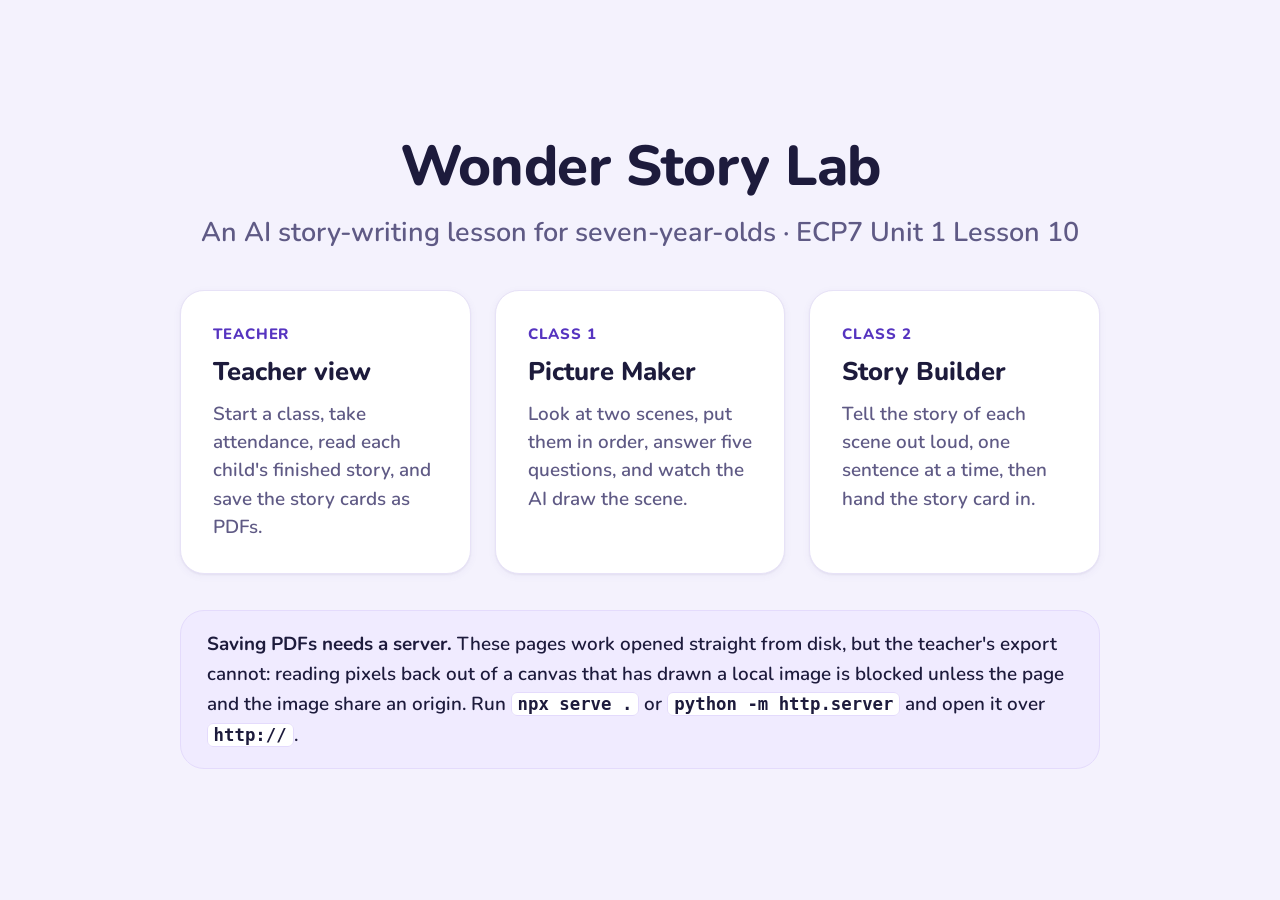
<file: index.html>
<!DOCTYPE html>
<html lang="en">
<head>
<meta charset="UTF-8">
<meta name="viewport" content="width=device-width, initial-scale=1, viewport-fit=cover">
<title>Wonder Story Lab</title>
<link rel="stylesheet" href="wsl-core.css?v=11">
<style>
/* A way in, not a screen of the lesson - so it keeps to the design system's
   tokens and adds nothing to it. */
.home {
  display: grid;
  place-content: center;
  gap: clamp(24px, 4vh, 44px);
  min-height: 100dvh;
  padding: clamp(28px, 5vw, 64px);
}
.home-head { text-align: center; display: grid; gap: 10px; }
.home-title {
  font-family: var(--font-display);
  font-size: clamp(34px, 4.4vw, 58px);
  font-weight: 800;
  color: var(--ink);
}
.home-sub {
  font-family: var(--font-body);
  font-size: var(--fs-read);
  font-weight: 600;
  color: var(--ink-2);
}
.home-grid {
  display: grid;
  grid-template-columns: repeat(auto-fit, minmax(min(100%, 260px), 1fr));
  gap: clamp(16px, 2vw, 24px);
  width: min(920px, 100%);
  margin-inline: auto;
}
.home-card {
  display: grid;
  align-content: start;
  gap: 8px;
  padding: clamp(22px, 2.6vw, 32px);
  border-radius: var(--r-lg);
  background: var(--surface);
  border: 1.5px solid var(--line);
  box-shadow: var(--sh-1);
  text-decoration: none;
  transition: all var(--dur-2) var(--ease);
}
.home-card:hover {
  transform: translateY(-3px);
  border-color: var(--brand);
  box-shadow: var(--sh-2), 0 0 20px rgba(124, 91, 230, .18);
}
.home-card-tag {
  font-family: var(--font-body);
  font-size: var(--fs-micro);
  font-weight: 800;
  letter-spacing: .06em;
  text-transform: uppercase;
  color: var(--brand-strong);
}
.home-card-name {
  font-family: var(--font-display);
  font-size: clamp(22px, 2vw, 28px);
  font-weight: 800;
  color: var(--ink);
}
.home-card-note {
  font-family: var(--font-body);
  font-size: var(--fs-sm);
  font-weight: 600;
  line-height: 1.5;
  color: var(--ink-2);
}
.home-note {
  width: min(920px, 100%);
  margin-inline: auto;
  padding: clamp(16px, 2vh, 22px) clamp(20px, 2vw, 28px);
  border-radius: var(--r-lg);
  background: var(--brand-soft);
  border: 1.5px solid var(--brand-tint);
  font-family: var(--font-body);
  font-size: var(--fs-sm);
  font-weight: 600;
  line-height: 1.6;
  color: var(--ink);
}
.home-note code {
  font-family: ui-monospace, "Cascadia Mono", Menlo, monospace;
  font-size: .92em;
  padding: 1px 6px;
  border-radius: 6px;
  background: var(--surface);
  border: 1px solid var(--brand-tint);
}
</style>
</head>
<body>

<main class="home">
  <header class="home-head">
    <h1 class="home-title">Wonder Story Lab</h1>
    <p class="home-sub">An AI story-writing lesson for seven-year-olds &middot; ECP7 Unit 1 Lesson 10</p>
  </header>

  <div class="home-grid">
    <a class="home-card" href="teacher.html">
      <span class="home-card-tag">Teacher</span>
      <span class="home-card-name">Teacher view</span>
      <span class="home-card-note">Start a class, take attendance, read each child's finished
        story, and save the story cards as PDFs.</span>
    </a>

    <a class="home-card" href="student.html">
      <span class="home-card-tag">Class 1</span>
      <span class="home-card-name">Picture Maker</span>
      <span class="home-card-note">Look at two scenes, put them in order, answer five questions,
        and watch the AI draw the scene.</span>
    </a>

    <a class="home-card" href="student.html#storyBuilder">
      <span class="home-card-tag">Class 2</span>
      <span class="home-card-name">Story Builder</span>
      <span class="home-card-note">Tell the story of each scene out loud, one sentence at a time,
        then hand the story card in.</span>
    </a>
  </div>

  <p class="home-note">
    <strong>Saving PDFs needs a server.</strong> These pages work opened straight from
    disk, but the teacher's export cannot: reading pixels back out of a canvas that has
    drawn a local image is blocked unless the page and the image share an origin. Run
    <code>npx serve .</code> or <code>python -m http.server</code> and open it over
    <code>http://</code>.
  </p>
</main>

</body>
</html>
</file>
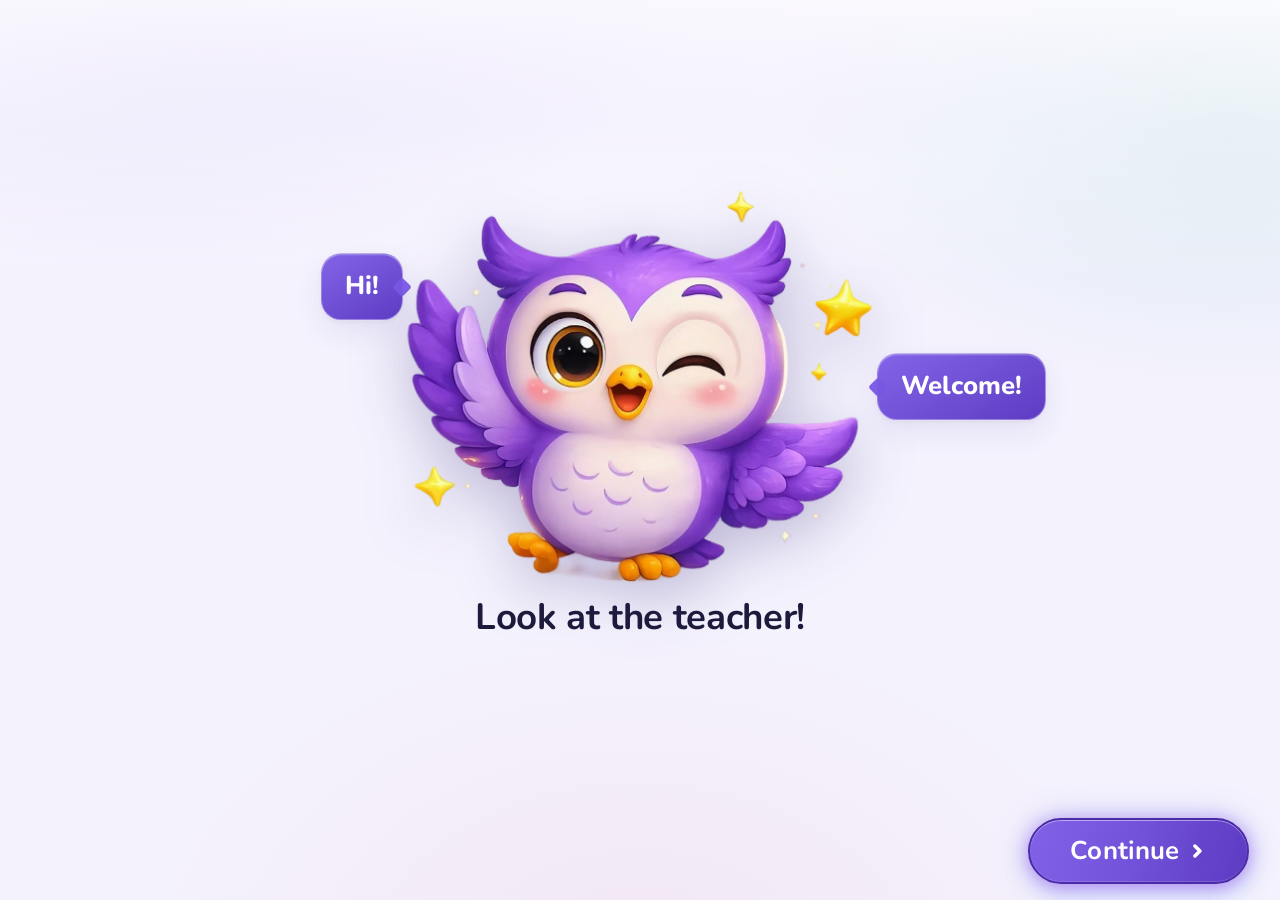
<file: student.html>
<!DOCTYPE html>
<html lang="en">
<head>
<meta charset="UTF-8">
<meta name="viewport" content="width=device-width, initial-scale=1, viewport-fit=cover">
<title>Wonder Story Lab - Student</title>
<link rel="stylesheet" href="wsl-core.css?v=11">
<style>
/* The student view has no chrome: the lesson owns the whole screen, and the only
   close button in the product is the one on the speech sheet. */
.app { grid-template-rows: 1fr; }
.topbar { display: none; }
</style>
</head>
<body>
<div class="app" id="app">

  <!-- ======================================================= TOP BAR ==== -->


  <main class="stage">

    <!-- ================================================== 1. WELCOME ==== -->
    <section class="screen on" data-screen="welcome">
      <div class="screen-inner">
        <div class="screen-body">
          <div class="celebrate">
            <div class="celebrate-say">
              <span class="celebrate-owl owl-sprite" aria-hidden="true"></span>
              <p class="celebrate-bubble is-left" role="status">Hi!</p>
              <p class="celebrate-bubble" role="status">Welcome!</p>
            </div>
            <h1 class="celebrate-title">Look at the teacher!</h1>
          </div>
        </div>
      </div>
      <footer class="screen-foot">
        <div class="screen-foot-inner">
          <div class="foot-actions">
            <button class="btn primary" type="button" data-go="baseScenes">Continue <span data-icon="chevronRight"></span></button>
          </div>
        </div>
      </footer>
    </section>

    <!-- ==================================================== 2. GOALS ==== -->

    <!-- =============================================== 3. BASE SCENES ==== -->
    <section class="screen" data-screen="baseScenes">
      <div class="screen-inner">
        <header class="screen-head">
          <div class="screen-head-copy">
            <h1>Look closely at the two pictures.</h1>
          </div>
        </header>

        <div class="screen-body">
          <div class="observe-layout">
            <div id="baseSceneGrid" class="base-scene-grid"></div>

            <aside class="observe-aside">
              <!-- Outside the mission card, so the cards can move down without the
                   owl following them. It lives in the gap above them. -->
              <div class="owl-guide" id="owlGuide">
                <p class="owl-toast" id="owlToast" role="status" aria-live="polite">Tap the questions and clues for ideas!</p>
                <button class="owl-button" id="owlButton" type="button" aria-label="Show the tip again">
                  <span class="owl-sprite" aria-hidden="true"></span>
                </button>
              </div>
              <div class="observe-block observe-block--mission">
                <h3>Observation Mission</h3>
                <ul class="observe-list">
                  <li><span aria-hidden="true" data-icon="eyes"></span> What do you see?</li>
                  <li><span aria-hidden="true" data-icon="pin"></span> Where are they?</li>
                  <li><span aria-hidden="true" data-icon="thought"></span> What is happening?</li>
                </ul>
              </div>
              <div class="observe-block">
                <h3>Story Clues</h3>
                <div class="clue-chips">
                  <span class="c-weather"><span aria-hidden="true" data-icon="weather"></span> Weather</span>
                  <span class="c-character"><span aria-hidden="true" data-icon="who"></span> Character</span>
                  <span class="c-place"><span aria-hidden="true" data-icon="place"></span> Place</span>
                  <span class="c-problem"><span aria-hidden="true" data-icon="problem"></span> Problem</span>
                </div>
              </div>
            </aside>
          </div>
        </div>
      </div>
      <footer class="screen-foot">
        <div class="screen-foot-inner">
          <div class="steps" aria-label="Step 1 of 4: Observe">
            <span class="steps-label">Observe</span>
            <span class="step-dot on"></span>
            <span class="step-dot"></span>
            <span class="step-dot"></span>
            <span class="step-dot"></span>
          </div>
          <button class="btn ghost" type="button" data-go="welcome"><span data-icon="chevronLeft"></span> Back</button>
          <div class="foot-actions">
            <button class="btn primary" type="button" data-go="firstSequence">Start Sequencing <span data-icon="chevronRight"></span></button>
          </div>
        </div>
      </footer>
    </section>

    <!-- ============================================ 4. FIRST SEQUENCE ==== -->
    <section class="screen" data-screen="firstSequence">
      <div class="screen-inner">
        <header class="screen-head">
          <div class="screen-head-copy">
            <h1>Tap pictures to place them in order.</h1>
          </div>
        </header>

        <div class="screen-body">
          <div class="sequence-layout">
            <div class="tray">
              <div id="sequenceLibrary" class="tray-cards"></div>
            </div>
            <div id="firstSlots" class="slot-grid"></div>
          </div>
        </div>
      </div>
      <footer class="screen-foot">
        <div class="screen-foot-inner">
          <div class="steps" aria-label="Step 2 of 4: Sequence">
            <span class="steps-label">Sequence</span>
            <span class="step-dot done"></span>
            <span class="step-dot on"></span>
            <span class="step-dot"></span>
            <span class="step-dot"></span>
          </div>
          <button class="btn ghost" type="button" data-go="baseScenes"><span data-icon="chevronLeft"></span> Back</button>
          <div class="foot-actions">
            <button id="goAiMakerBtn" class="btn primary" type="button" disabled>Make My Picture <span data-icon="chevronRight"></span></button>
          </div>
        </div>
      </footer>
    </section>

    <!-- ================================================ 5. AI MAKER ==== -->
    <section class="screen" data-screen="aiMaker">
      <div class="screen-inner">
        <header class="screen-head">
          <div class="screen-head-copy">
            <h1>Tap each part to add your idea.</h1>
          </div>
        </header>

        <div class="screen-body">
          <div class="prompt-list">
            <button class="prompt-card" type="button" data-open-component="who" aria-haspopup="dialog">
              <span class="prompt-icon" data-tone="who" aria-hidden="true" data-icon="who"></span>
              <span class="prompt-label">Who?</span>
              <span class="prompt-slot"><span class="prompt-answer" data-component-response="who">+</span></span>
            </button>

            <button class="prompt-card" type="button" data-open-component="where" aria-haspopup="dialog">
              <span class="prompt-icon" data-tone="where" aria-hidden="true" data-icon="pin"></span>
              <span class="prompt-label">Where?</span>
              <span class="prompt-slot"><span class="prompt-answer" data-component-response="where">+</span></span>
            </button>

            <button class="prompt-card" type="button" data-open-component="happen" aria-haspopup="dialog">
              <span class="prompt-icon" data-tone="happen" aria-hidden="true" data-icon="star"></span>
              <span class="prompt-label">What happens?</span>
              <span class="prompt-slot"><span class="prompt-answer" data-component-response="happen">+</span></span>
            </button>

            <button class="prompt-card" type="button" data-open-component="when" aria-haspopup="dialog">
              <span class="prompt-icon" data-tone="when" aria-hidden="true" data-icon="clock"></span>
              <span class="prompt-label">When? <em class="prompt-req">optional</em></span>
              <span class="prompt-slot"><span class="prompt-answer" data-component-response="when">+</span></span>
            </button>

            <button class="prompt-card" type="button" data-open-component="feel" aria-haspopup="dialog">
              <span class="prompt-icon" data-tone="feel" aria-hidden="true" data-icon="heart"></span>
              <span class="prompt-label">How do they feel? <em class="prompt-req">optional</em></span>
              <span class="prompt-slot"><span class="prompt-answer" data-component-response="feel">+</span></span>
            </button>
          </div>
        </div>
      </div>
      <footer class="screen-foot">
        <div class="screen-foot-inner">
          <div class="steps" aria-label="Step 3 of 4: Create">
            <span class="steps-label">Create</span>
            <span class="step-dot done"></span>
            <span class="step-dot done"></span>
            <span class="step-dot on"></span>
            <span class="step-dot"></span>
          </div>
          <button class="btn ghost" type="button" data-go="firstSequence"><span data-icon="chevronLeft"></span> Back</button>
          <div class="foot-actions">
            <button id="goAiSceneBtn" class="btn primary" type="button" disabled>Generate Picture <span data-icon="chevronRight"></span></button>
          </div>
        </div>
      </footer>
    </section>


    <!-- ================================================ 6. AI SCENE ==== -->
    <section class="screen" data-screen="aiScene">
      <div class="screen-inner">
        <header class="screen-head">
          <div class="screen-head-copy">
            <h1 id="aiSceneTitle">Your picture is ready</h1>
          </div>
        </header>

        <div class="screen-body">
          <div id="aiOptions" class="ai-stage"></div>
        </div>
      </div>
      <footer class="screen-foot">
        <div class="screen-foot-inner">
          <div class="steps" aria-label="Step 3 of 4: Generate">
            <span class="steps-label">Generate</span>
            <span class="step-dot done"></span>
            <span class="step-dot done"></span>
            <span class="step-dot on"></span>
            <span class="step-dot"></span>
          </div>
          <button class="btn ghost" type="button" data-go="aiMaker"><span data-icon="chevronLeft"></span> Back</button>
          <div class="foot-actions">
            <button id="useSceneBtn" class="btn primary" type="button" disabled>Use This <span data-icon="chevronRight"></span></button>
          </div>
        </div>
      </footer>
    </section>

    <!-- ======================================= 7. FINAL REARRANGE ==== -->
    <section class="screen" data-screen="finalRearrange">
      <div class="screen-inner">
        <header class="screen-head">
          <div class="screen-head-copy">
            <h1>Tap pictures to place them in order.</h1>
          </div>
        </header>

        <div class="screen-body">
          <div id="finalSlots" class="slot-grid"></div>
        </div>
      </div>
      <footer class="screen-foot">
        <div class="screen-foot-inner">
          <div class="steps" aria-label="Step 4 of 4: Finalize">
            <span class="steps-label">Finalize story</span>
            <span class="step-dot done"></span>
            <span class="step-dot done"></span>
            <span class="step-dot done"></span>
            <span class="step-dot on"></span>
          </div>
          <button class="btn ghost" type="button" data-go="aiScene"><span data-icon="chevronLeft"></span> Back</button>
          <div class="foot-actions">
            <button id="saveOrderBtn" class="btn primary" type="button">Submit <span data-icon="chevronRight"></span></button>
          </div>
        </div>
      </footer>
    </section>

    <!-- ============================================ 7. CLASS 1 COMPLETE == -->
    <section class="screen" data-screen="class1Complete">
      <div class="screen-inner">
        <div class="screen-body">
          <div class="celebrate">
            <div class="celebrate-say">
              <span class="celebrate-owl owl-sprite" aria-hidden="true"></span>
              <p class="celebrate-bubble is-left" role="status">Bye!</p>
              <p class="celebrate-bubble" role="status">See you next time!</p>
            </div>
            <h1 class="celebrate-title">Storyboard finished.<br>Great job, storyteller!</h1>
            <button class="btn primary celebrate-go" type="button" data-go="storyBuilder">
              Start Story Builder <span data-icon="chevronRight"></span>
            </button>
          </div>
        </div>
      </div>
    </section>

    <!-- ============================================= 8. STORY BUILDER ==== -->
    <section class="screen" data-screen="storyBuilder">
      <div class="screen-inner">
        <header class="screen-head">
          <div class="screen-head-copy">
            <h1>Look at the picture. Tell your story.</h1>
          </div>
        </header>

        <div class="screen-body">
          <div class="write-layout">
            <div class="write-scene-card">
              <nav class="scene-nav" aria-label="Story scenes">
                <button id="prevSceneBtn" class="scene-arrow" type="button" aria-label="Previous part of the story">
                  <span aria-hidden="true" data-icon="chevronLeft"></span>
                </button>
                <span id="sceneSteps" class="steps is-nav"></span>
                <button id="nextSceneArrow" class="scene-arrow" type="button" aria-label="Next part of the story">
                  <span aria-hidden="true" data-icon="chevronRight"></span>
                </button>
              </nav>
              <figure id="writeScene" class="write-scene"></figure>
            </div>
            <div id="writeSlots" class="write-slots"></div>
          </div>
        </div>
      </div>
      <footer class="screen-foot">
        <div class="screen-foot-inner">
          <div class="steps" aria-label="Step 1 of 2: Tell">
            <span class="steps-label">Tell</span>
            <span class="step-dot on"></span><span class="step-dot"></span>
          </div>
          <button class="btn ghost" type="button" data-go="class1Complete"><span data-icon="chevronLeft"></span> Back</button>
          <p id="sentenceProgress" class="visually-hidden" aria-live="polite"></p>
          <div class="foot-actions">
            <button id="nextSceneBtn" class="btn primary" type="button" disabled></button>
          </div>
        </div>
      </footer>
    </section>

    <!-- ============================================== 9. STORY REVIEW ==== -->
    <section class="screen" data-screen="storyReview">
      <div class="screen-inner">
        <header class="screen-head">
          <div class="screen-head-copy">
            <h1>Check your final story.</h1>
          </div>
        </header>

        <div class="screen-body">
          <div class="final-layout">
            <div id="reviewScenes" class="final-scenes"></div>
            <!-- One story until Magic is pressed. The AI column then opens
                 beside it - side by side is the whole point, the child reads the
                 difference instead of being told about it. -->
            <section id="storyPanel" class="story-panel">
              <div class="story-col">
                <div class="story-col-head">
                  <h2 class="story-panel-title">My Story</h2>
                </div>
                <div id="reviewParagraph" class="story-lines scroll-y"></div>
              </div>
              <div id="aiStoryCol" class="story-col is-ai" hidden>
                <div class="story-col-head">
                  <span class="magic-tag"><span data-icon="wand" aria-hidden="true"></span> Magic</span>
                </div>
                <div id="reviewAiParagraph" class="story-lines scroll-y" aria-live="polite"></div>
              </div>
            </section>
          </div>
        </div>
      </div>
      <footer class="screen-foot">
        <div class="screen-foot-inner">
          <div class="steps" aria-label="Step 2 of 2: Final Check">
            <span class="steps-label">Final Check</span>
            <span class="step-dot done"></span><span class="step-dot on"></span>
          </div>
          <button id="reviewEditBtn" class="btn ghost" type="button" data-go="storyBuilder"><span data-icon="chevronLeft"></span> Edit</button>
          <div class="foot-actions">
            <button id="magicBtn" class="btn blue" type="button"><span data-icon="wand"></span> Magic</button>
            <button id="submitStoryBtn" class="btn primary" type="button">Submit <span data-icon="chevronRight"></span></button>
          </div>
        </div>
      </footer>
    </section>

    <!-- ========================================== 10. SUBMIT SUCCESS ==== -->
    <section class="screen" data-screen="submitSuccess">
      <div class="screen-inner">
        <div id="starField" class="star-field" aria-hidden="true"></div>
        <div class="screen-body">
          <div class="celebrate">
            <div class="celebrate-say">
              <span class="celebrate-owl owl-sprite" aria-hidden="true"></span>
              <p class="celebrate-bubble is-left" role="status">Wow!</p>
              <p class="celebrate-bubble" role="status">You did it!</p>
            </div>
            <h1 class="celebrate-title">Story finished.<br>Get ready to share your story.</h1>
          </div>
        </div>
      </div>
    </section>

    <!-- ================================================ 11. PORTFOLIO ==== -->
    <section class="screen" data-screen="portfolio">
      <div class="screen-inner">
        <header class="screen-head">
          <div class="screen-head-copy">
            <h1>My story library</h1>
          </div>
        </header>

        <div class="screen-body">
          <div class="portfolio-layout">
            <div class="seg-tabs" role="tablist" aria-label="Portfolio views">
              <button class="seg-tab on" type="button" data-portfolio-tab="all">All Stories</button>
              <button class="seg-tab" type="button" data-portfolio-tab="library">My Class Story Library</button>
              <button class="seg-tab" type="button" data-portfolio-tab="feedback">AI Feedback</button>
            </div>
            <div class="portfolio-scroll scroll-y">
              <div id="portfolioContent" class="portfolio-list"></div>
            </div>
          </div>
        </div>
      </div>
      <footer class="screen-foot">
        <div class="screen-foot-inner">
          <div class="steps" aria-label="Step 3 of 3: Present">
            <span class="steps-label">Present</span>
            <span class="step-dot done"></span><span class="step-dot done"></span><span class="step-dot on"></span>
          </div>
          <button class="btn ghost" type="button" data-go="class1Complete"><span data-icon="chevronLeft"></span> Back</button>
          <div class="foot-actions">
            <button id="portfolioNewBtn" class="btn primary" type="button">Create Another Story <span data-icon="chevronRight"></span></button>
          </div>
        </div>
      </footer>
    </section>

    <!-- ============================================= 12. PRESENTATION ==== -->
    <section class="screen" data-screen="presentation">
      <div class="present-stage">
        <div class="present-top">
          <button class="btn ghost" type="button" data-go="portfolio">Exit</button>
          <span id="presentationCount" class="pill">Scene 1 of 3</span>
        </div>
        <div class="present-body">
          <div id="presentationArt" class="present-art"></div>
          <div class="present-copy">
            <h2 id="presentationTitle">My Story</h2>
            <p id="presentationParagraph" class="present-paragraph"></p>
          </div>
        </div>
        <div class="present-bottom">
          <button id="prevSlideBtn" class="btn ghost" type="button"><span data-icon="arrowLeft"></span> Previous</button>
          <button id="nextSlideBtn" class="btn primary" type="button">Next <span data-icon="arrowRight"></span></button>
        </div>
      </div>
    </section>

  </main>

  <!-- ==================================================== SPEECH MODAL == -->
  <!-- Confirmation for actions that throw away the child's work -->
  <div id="confirmModal" class="modal" role="dialog" aria-modal="true" aria-labelledby="confirmTitle" hidden>
    <div class="modal-panel confirm-panel">
      <span class="confirm-mark" aria-hidden="true">?</span>
      <h2 id="confirmTitle">Remove this scene?</h2>
      <p class="confirm-body" id="confirmBody">You can drag it back in again.</p>
      <div class="modal-actions">
        <button id="confirmCancelBtn" class="btn ghost" type="button">Keep it</button>
        <button id="confirmOkBtn" class="btn primary" type="button">Yes, remove</button>
      </div>
    </div>
  </div>

  <!-- ============================================== TELL MY STORY ==== -->
  <div id="tellStoryModal" class="modal is-sheet" role="dialog" aria-modal="true"
       aria-labelledby="tellStoryTitle" data-pane="speak" hidden>
    <div class="modal-panel">
      <button id="closeTellStoryBtn" class="modal-close" type="button" aria-label="Close">
        <span aria-hidden="true" data-icon="close"></span>
      </button>
      <h2 id="tellStoryTitle">Tell My Story</h2>

      <!-- Speaking. The Class 1 sheet, part for part - a sentence is a sentence,
           and a second design for the same job would only be one more thing to
           learn. What the AI makes of it goes in the status line. -->
      <div class="speech-pane" data-pane="speak">
        <div class="sentence-field">
          <span class="sentence-field-icon" aria-hidden="true" data-icon="keyboard"></span>
          <div id="tellStoryFrame" class="sentence-frame"></div>
        </div>
        <button id="tellStoryMicBtn" class="mic-button" type="button" aria-label="Start speaking">
          <span aria-hidden="true" data-icon="mic"></span>
        </button>
        <p id="tellStoryCountdown" class="mic-countdown" aria-hidden="true" hidden>20</p>
        <p id="tellStoryStatus" class="mic-status" aria-live="polite">Tap to speak.</p>
        <button id="typeStoryBtn" class="type-toggle" type="button">
          <span aria-hidden="true" data-icon="keyboard"></span> Type instead
        </button>
        <div class="modal-actions">
          <!-- Only once there is a recording to play. Hearing yourself back is
               how a child catches what the sentence actually sounded like. -->
          <button class="round-btn" type="button" data-replay-voice
                  aria-label="Listen to what you said" hidden>
            <span aria-hidden="true" data-icon="headset"></span>
          </button>
          <button id="cancelStoryBtn" class="btn ghost" type="button">Cancel</button>
          <button id="reviewStoryBtn" class="btn primary" type="button" disabled>Done</button>
        </div>
      </div>

      <!-- Typing. Its own view, so the device keyboard has somewhere to go. -->
      <div class="speech-pane" data-pane="type" hidden>
        <textarea id="tellStoryInput" class="modal-input" rows="3"
                  placeholder="Type your sentence..."></textarea>
        <div class="type-actions">
          <button id="speakStoryInsteadBtn" class="type-mic" type="button" aria-label="Speak instead">
            <span aria-hidden="true" data-icon="mic"></span>
          </button>
          <button id="reviewTypedBtn" class="btn primary" type="button" disabled>Done</button>
        </div>
      </div>

      <!-- Confirming. Speech is a guess and typing is a slip away from wrong, so
           the sentence is shown back beside the scene it belongs to before it is
           written into the story. Nothing is saved until Use This. -->
      <div class="speech-pane is-confirm" data-pane="confirm" hidden>
        <figure id="tellStoryScene" class="tell-scene"></figure>
        <div class="tell-say">
          <span class="tell-owl owl-sprite" aria-hidden="true"></span>
          <p id="tellStoryVerdict" class="tell-verdict" aria-live="polite"></p>
        </div>
        <p id="tellStoryHeard" class="tell-heard"></p>
        <div class="modal-actions">
          <button id="sayAgainBtn" class="btn ghost" type="button">Say Again</button>
          <button id="useSentenceBtn" class="btn primary" type="button">Use This</button>
        </div>
      </div>
    </div>
  </div>

  <div id="componentSpeechModal" class="modal is-sheet" role="dialog" aria-modal="true" aria-labelledby="componentSpeechTitle" hidden>
    <div class="modal-panel">
      <button id="closeComponentSpeechBtn" class="modal-close" type="button" aria-label="Close">
        <span aria-hidden="true" data-icon="close"></span>
      </button>
      <h2 id="componentSpeechTitle">What happens in your picture?</h2>

      <!-- Speaking. The sentence frame is where the child sees what was heard. -->
      <div class="speech-pane" data-pane="speak">
        <div class="sentence-field">
          <span class="sentence-field-icon" aria-hidden="true" data-icon="keyboard"></span>
          <div id="componentSentenceFrame" class="sentence-frame"></div>
        </div>
        <button id="componentMicBtn" class="mic-button" type="button" aria-label="Start speaking">
          <span aria-hidden="true" data-icon="mic"></span>
        </button>
        <p id="componentMicCountdown" class="mic-countdown" aria-hidden="true" hidden>20</p>
        <p id="componentSpeechStatus" class="mic-status" aria-live="polite">Tap to speak.</p>
        <button id="typeComponentBtn" class="type-toggle" type="button">
          <span aria-hidden="true" data-icon="keyboard"></span> Type instead
        </button>
        <div class="modal-actions">
          <button class="round-btn" type="button" data-replay-voice
                  aria-label="Listen to what you said" hidden>
            <span aria-hidden="true" data-icon="headset"></span>
          </button>
          <button id="cancelComponentSpeechBtn" class="btn ghost" type="button">Cancel</button>
          <button id="saveComponentSpeechBtn" class="btn primary" type="button" disabled>Done</button>
        </div>
      </div>

      <!-- Typing. Its own view, so the device keyboard has somewhere to go. -->
      <div class="speech-pane" data-pane="type" hidden>
        <textarea id="componentSpeechInput" class="modal-input" rows="3"
                  placeholder="Type your answer..."></textarea>
        <div class="type-actions">
          <button id="speakInsteadBtn" class="type-mic" type="button" aria-label="Speak instead">
            <span aria-hidden="true" data-icon="mic"></span>
          </button>
          <button id="saveTypedComponentBtn" class="btn primary" type="button" disabled>Done</button>
        </div>
      </div>
    </div>
  </div>

</div>

<script src="wsl-icons.js?v=11"></script>
<script>
/* =============================================================================
   WONDER STORY LAB — application logic
   Sections: data · state · router · speech · class 1 · class 2 ·
             portfolio · presentation · events
   ========================================================================== */

/* ------------------------------------------------------------------- DATA */
const screenOrder = [
  "welcome", "baseScenes", "firstSequence", "aiMaker", "aiScene", "finalRearrange",
  "class1Complete", "storyBuilder", "storyReview", "submitSuccess", "portfolio", "presentation"
];

/* Screens that hide the app chrome and run full bleed. */
const immersiveScreens = new Set(["presentation"]);

const baseScenes = [
  {
    id: "snowstorm",
    name: "Snowstorm",
    tag: "Base",
    artClass: "snowstorm",
    imageSrc: "assets/Base%20Image%201.jpg",
    description: "Snow blows across the playground."
  },
  {
    id: "snowman",
    name: "Child Building a Snowman",
    tag: "Base",
    artClass: "snowman",
    imageSrc: "assets/Base%20Image%202.jpg",
    description: "A child builds a friendly snowman."
  }
];

const aiPlaceholder = {
  id: "ai-placeholder",
  name: "My Idea Scene",
  tag: "AI",
  artClass: "ai-placeholder",
  description: "Your AI picture will go here."
};

const aiOptions = [
  {
    id: "ai-lights",
    name: "My Generated Scene",
    tag: "AI",
    artClass: "ai-lights",
    imageSrc: "assets/My%20Generated%20Scene_1.png",
    description: "Created from your scene details."
  },
  {
    id: "ai-cave",
    name: "My Generated Scene",
    tag: "AI",
    artClass: "ai-cave",
    imageSrc: "assets/My%20Generated%20Scene_2.png",
    description: "A fresh version from the same details."
  }
];


const sceneComponentPrompts = {
  who:    { title: "Who is in your picture?",     frame: "In my picture, I see _____." },
  where:  { title: "Where does your picture take place?", frame: "My picture takes place _____." },
  happen: { title: "What happens in your picture?", frame: "In my picture, _____." },
  when:   { title: "When does it happen?",        frame: "It happens _____." },
  feel:   { title: "How do they feel?",           frame: "They feel _____ because _____." }
};

const requiredSceneComponents = ["who", "where", "happen"];
const sceneComponentOrder = ["who", "where", "happen", "when", "feel"];

/* ------------------------------------------------------------------ STATE */
let currentScreen = "welcome";
let dragState = null;
let componentRecognition = null;
/* Between the stop tap and the recogniser's own onend there is a gap: stop() has
   been asked for and the last utterance is still on its way back, but the button
   has to be at rest already because the child just pressed it. This lets the two
   disagree for that moment - the sheet is idle, the recogniser is not done. */
let componentStopping = false;
let componentTrigger = null;
let storyRecognition = null;

const state = {
  studentName: "Student A",
  storySlots: [null, null, null],
  selectedAiSceneId: null,
  aiOptionsGenerated: false,
  aiGenerating: false,
  aiGenerationVersion: 0,
  lastAiPrompt: "",
  componentResponses: { who: "", where: "", happen: "", when: "", feel: "" },
  activeComponent: null,
  storyOrderSaved: false,
  selectedWriterScene: 0,
  storySentenceInputs: {},
  tellStory: null,
  scriptedShown: new Set(),
  savedSentences: {},
  aiStoryVariant: 0,
  aiStoryShown: false,
  aiStoryBusy: false,
  storySubmitted: false,
  portfolioTab: "all",
  portfolio: [],
  presentationStoryIndex: 0,
  presentationSceneIndex: 0
};

const els = {
  app: document.querySelector("#app"),
  baseSceneGrid: document.querySelector("#baseSceneGrid"),
  sequenceLibrary: document.querySelector("#sequenceLibrary"),
  firstSlots: document.querySelector("#firstSlots"),
  goAiMakerBtn: document.querySelector("#goAiMakerBtn"),
  aiOptions: document.querySelector("#aiOptions"),
  aiSceneTitle: document.querySelector("#aiSceneTitle"),
  useSceneBtn: document.querySelector("#useSceneBtn"),
  goAiSceneBtn: document.querySelector("#goAiSceneBtn"),
  finalSlots: document.querySelector("#finalSlots"),
  sceneSteps: document.querySelector("#sceneSteps"),
  prevSceneBtn: document.querySelector("#prevSceneBtn"),
  nextSceneArrow: document.querySelector("#nextSceneArrow"),
  writeScene: document.querySelector("#writeScene"),
  writeSlots: document.querySelector("#writeSlots"),
  sentenceProgress: document.querySelector("#sentenceProgress"),
  nextSceneBtn: document.querySelector("#nextSceneBtn"),
  tellStoryModal: document.querySelector("#tellStoryModal"),
  tellStoryTitle: document.querySelector("#tellStoryTitle"),
  tellStoryScene: document.querySelector("#tellStoryScene"),
  tellStoryVerdict: document.querySelector("#tellStoryVerdict"),
  tellStoryHeard: document.querySelector("#tellStoryHeard"),
  cancelStoryBtn: document.querySelector("#cancelStoryBtn"),
  reviewStoryBtn: document.querySelector("#reviewStoryBtn"),
  reviewTypedBtn: document.querySelector("#reviewTypedBtn"),
  tellStoryFrame: document.querySelector("#tellStoryFrame"),
  tellStoryMicBtn: document.querySelector("#tellStoryMicBtn"),
  replayVoiceBtns: [...document.querySelectorAll("[data-replay-voice]")],
  tellStoryStatus: document.querySelector("#tellStoryStatus"),
  tellStoryInput: document.querySelector("#tellStoryInput"),
  typeStoryBtn: document.querySelector("#typeStoryBtn"),
  sayAgainBtn: document.querySelector("#sayAgainBtn"),
  useSentenceBtn: document.querySelector("#useSentenceBtn"),
  reviewScenes: document.querySelector("#reviewScenes"),
  reviewParagraph: document.querySelector("#reviewParagraph"),
  reviewAiParagraph: document.querySelector("#reviewAiParagraph"),
  storyPanel: document.querySelector("#storyPanel"),
  aiStoryCol: document.querySelector("#aiStoryCol"),
  magicBtn: document.querySelector("#magicBtn"),
  reviewEditBtn: document.querySelector("#reviewEditBtn"),
  submitStoryBtn: document.querySelector("#submitStoryBtn"),
  starField: document.querySelector("#starField"),
  portfolioContent: document.querySelector("#portfolioContent"),
  presentationCount: document.querySelector("#presentationCount"),
  presentationArt: document.querySelector("#presentationArt"),
  presentationTitle: document.querySelector("#presentationTitle"),
  presentationParagraph: document.querySelector("#presentationParagraph"),
  componentSpeechModal: document.querySelector("#componentSpeechModal"),
  componentSpeechTitle: document.querySelector("#componentSpeechTitle"),
  componentSentenceFrame: document.querySelector("#componentSentenceFrame"),
  componentMicBtn: document.querySelector("#componentMicBtn"),
  componentSpeechStatus: document.querySelector("#componentSpeechStatus"),
  componentSpeechInput: document.querySelector("#componentSpeechInput"),
  saveComponentSpeechBtn: document.querySelector("#saveComponentSpeechBtn"),
  saveTypedComponentBtn: document.querySelector("#saveTypedComponentBtn"),
  typeComponentBtn: document.querySelector("#typeComponentBtn")
};

function escapeHtml(value) {
  return String(value ?? "")
    .replaceAll("&", "&amp;").replaceAll("<", "&lt;").replaceAll(">", "&gt;")
    .replaceAll('"', "&quot;").replaceAll("'", "&#039;");
}

/* =============================================================== ROUTER === */
function getActiveTopTab() {
  if (["welcome", "baseScenes", "firstSequence", "aiMaker", "aiScene", "finalRearrange", "class1Complete"].includes(currentScreen)) return "class1";
  if (["storyBuilder", "storyReview", "submitSuccess"].includes(currentScreen)) return "class2";
  if (["portfolio", "presentation"].includes(currentScreen)) return "portfolio";
  return "";
}

/* With the tabs gone, the current class is announced by the label on the right. */
const CLASS_LABELS = {
  class1: "Class 1 · Picture Maker",
  class2: "Class 2 · Story Builder",
  portfolio: "Portfolio"
};

/* The class label went with the header band; the active section is still tracked
   for the step indicator and the music. */
function renderTopTabs() {}

/* Plays the night-coloured curtain when crossing between an illustrated screen
   (cover, presentation) and the lit workspace, so the change of world reads as
   authored rather than as a jump cut. */
function playVeil(fromScreen, toScreen) {
  const crossing = immersiveScreens.has(fromScreen) !== immersiveScreens.has(toScreen);
  if (!crossing || window.matchMedia("(prefers-reduced-motion: reduce)").matches) return;

  document.querySelector(".veil")?.remove();
  const veil = document.createElement("div");
  veil.className = "veil";
  veil.setAttribute("aria-hidden", "true");
  veil.addEventListener("animationend", () => veil.remove(), { once: true });
  document.body.appendChild(veil);
}

function showScreen(screenName) {
  if (!screenOrder.includes(screenName)) return;
  if (currentScreen === "storyBuilder" && screenName !== "storyBuilder") stopTellStoryRecognition();

  playVeil(currentScreen, screenName);
  currentScreen = screenName;

  document.querySelectorAll("[data-screen]").forEach((screen) => {
    screen.classList.toggle("on", screen.dataset.screen === screenName);
  });
  els.app.classList.toggle("is-immersive", immersiveScreens.has(screenName));

  renderAll();
  if (screenName === "submitSuccess") launchStars();

  /* Greet on arrival at the observation screen; retire the tip elsewhere. */
  hideOwlToast();
  if (screenName === "baseScenes") {
    owlOpenTimer = window.setTimeout(() => revealOwlToast(), 700);
  }
}

/* ============================================================== SPEECH === */
/* Waiting states say it all in one short line, so the state prefix would only
   get in a seven-year-old's way. */
const micBareStates = new Set(["ready", "retry"]);

const micStateLabels = {
  ready: "Tap to speak.",
  listening: "Listening...",
  processing: "Processing...",
  retry: "Tap to speak.",
  added: "Speech added"
};

function getSpeechRecognitionConstructor() {
  return window.SpeechRecognition || window.webkitSpeechRecognition || null;
}

function appendRecognizedText(existingText, newSpeech) {
  const existing = String(existingText || "").trimEnd();
  const addition = String(newSpeech || "").trim();
  if (!addition) return existing;
  return existing ? `${existing} ${addition}` : addition;
}

function speechRecognitionErrorDetail(errorCode) {
  switch (errorCode) {
    case "not-allowed":
    case "service-not-allowed":
      return "Microphone permission is blocked. Allow microphone access, then try again.";
    case "audio-capture":
      return "I can't find a working microphone. Check the microphone, then try again.";
    case "network":
      return "The speech service could not connect. Check the network and try again.";
    case "no-speech":
      return "Tap to speak.";
    case "language-not-supported":
    case "language-unavailable":
      return "Speech recognition is not available for this language. You can type instead.";
    default:
      return "Tap to speak.";
  }
}

/* --- Modal microphone (Class 1 prompt components) ------------------------ */
function setComponentMicStatus(micState, detail = "") {
  const label = micStateLabels[micState] || micStateLabels.ready;
  els.componentSpeechStatus.textContent = micBareStates.has(micState) || !detail
    ? label
    : `${label} — ${detail}`;
  els.componentSpeechStatus.dataset.state = micState;
  const listening = !componentStopping
    && (micState === "listening" || Boolean(componentRecognition));
  els.componentMicBtn.classList.toggle("listening", listening);
  els.componentMicBtn.classList.toggle("processing", micState === "processing");
  els.componentMicBtn.classList.toggle("try-again", micState === "retry");
  els.componentMicBtn.classList.toggle("speech-added", micState === "added");
  setMicButtonFace(els.componentMicBtn, listening, micState === "retry");
  if (!listening) showIdleMicTimer(els.componentMicBtn, "#componentMicCountdown");
}

function stopComponentRecognition() {
  stopMicTimer();
  const recognition = componentRecognition;
  componentRecognition = null;
  componentStopping = false;
  /* abort, not stop: this is the sheet being closed or swapped, so the utterance
     still coming back is not wanted. The stop button takes the other path. */
  if (recognition) { try { recognition.abort(); } catch (error) { /* already ending */ } }
  els.componentMicBtn.classList.remove("listening", "processing");
  setMicButtonFace(els.componentMicBtn, false);
  hideMicCountdown("#componentMicCountdown", els.componentSpeechStatus);
  stopVoiceRecording();
}

function openComponentSpeech(componentKey, trigger) {
  const prompt = sceneComponentPrompts[componentKey];
  if (!prompt) return;

  stopComponentRecognition();
  state.activeComponent = componentKey;
  componentTrigger = trigger;
  els.componentSpeechTitle.textContent = prompt.title;
  els.componentSentenceFrame.textContent = prompt.frame;
  els.componentSpeechInput.value = state.componentResponses[componentKey] || "";
  clearVoiceClip();
  renderComponentFrame();
  setComponentMicStatus("ready");
  els.componentSpeechModal.hidden = false;
  showComponentPane("speak");
}

function closeComponentSpeech() {
  stopComponentRecognition();
  clearVoiceClip();
  stopMicTimer();
  els.componentSpeechModal.hidden = true;
  state.activeComponent = null;
  componentTrigger?.focus();
  componentTrigger = null;
}

/* Typing is its own view: on a tablet the device keyboard covers half the
   screen, so the two modes cannot share one layout. */
function showComponentPane(pane) {
  if (!els.componentSpeechModal) return;
  els.componentSpeechModal.dataset.pane = pane;
  els.componentSpeechModal.querySelectorAll("[data-pane]").forEach((el) => {
    el.hidden = el.dataset.pane !== pane;
  });
  renderComponentDone();

  if (pane === "type") {
    stopComponentRecognition();
    stopMicTimer();
    els.componentSpeechInput.focus();
  } else {
    renderComponentFrame();
    els.componentMicBtn.focus();
  }
}

/* Empty, the frame is the example sentence - scaffolding for what to say. Once
   there is an answer the frame IS the answer: wrapping their words back up in the
   example buried the part that is theirs. A live transcript is not shown either,
   or the box would rewrite itself while they were still talking. */
function renderComponentFrame() {
  const prompt = sceneComponentPrompts[state.activeComponent];
  if (!prompt || !els.componentSentenceFrame) return;

  /* The words being worked on, not the ones already saved. Reading the saved
     answer meant the box sat on the example while the child was talking and only
     caught up after Done - the one moment they most needed to see it land. The
     input holds the live answer and is seeded from the saved one on open, so it
     covers both. */
  const answer = els.componentSpeechInput.value.trim();
  els.componentSentenceFrame.textContent = answer || prompt.frame;
  els.componentSentenceFrame.classList.toggle("is-answer", Boolean(answer));

  /* With an answer in it the box is the answer, so it is editable in place and
     "Type instead" has nothing left to offer - the child taps the words. */
  els.componentSentenceFrame.setAttribute("contenteditable", answer ? "plaintext-only" : "false");
  els.componentSentenceFrame.spellcheck = false;
  if (els.typeComponentBtn) els.typeComponentBtn.hidden = Boolean(answer);
  refreshReplayButton();
}

/* Nothing to save yet means nothing to press. */
function renderComponentDone() {
  const ready = Boolean(els.componentSpeechInput.value.trim());
  [els.saveComponentSpeechBtn, els.saveTypedComponentBtn].forEach((button) => {
    if (button) button.disabled = !ready;
  });
}

function saveComponentResponse() {
  if (!state.activeComponent) return;
  state.componentResponses[state.activeComponent] = els.componentSpeechInput.value.trim();
  closeComponentSpeech();
  renderPromptComponents();
}

/* The end of one take, however it was reached: the child pressed stop, or the
   twenty seconds ran out. Both are the same ending, so both come here - the
   button, the ring and the seconds go back to exactly how they were before the
   take started, the sentence stays where it is, and the listen button appears
   beside Cancel with what was just said.

   stop(), not abort(). abort throws away the utterance still travelling back,
   which on a stop tap is precisely the words the child has just finished
   saying; stop lets that last result land before the recogniser closes. */
function finishComponentSpeaking() {
  if (!componentRecognition) return;
  componentStopping = true;
  try { componentRecognition.stop(); } catch (error) { /* already stopping */ }
  /* Ahead of onend, which arrives a browser round-trip later: the child pressed
     the button, so the button answers now. */
  stopMicTimer();
  hideMicCountdown("#componentMicCountdown", els.componentSpeechStatus);
  /* The recording ends with the tap too, not a round-trip later - and its clip
     is what the listen button is waiting for. */
  stopVoiceRecording();
  setComponentMicStatus(els.componentSpeechInput.value.trim() ? "ready" : "retry");
  renderComponentFrame();
}

function startComponentSpeaking() {
  const SpeechRecognition = getSpeechRecognitionConstructor();
  if (!SpeechRecognition) {
    /* No recognition here, so typing is the only way through. */
    setComponentMicStatus("retry");
    showComponentPane("type");
    return;
  }

  /* Still winding down from the last take: the button is already back at rest,
     so a press here means "go again", not "stop". Drop what is closing and start
     clean - swallowing the tap would leave a child pressing a mic that does
     nothing for as long as the recogniser takes to hang up. */
  if (componentStopping) stopComponentRecognition();

  /* Listening: the same button is the stop button, and pressing it ends the
     take. Every following press starts a new one - the loop is the whole
     interaction, so nothing here is allowed to be a one-time path. */
  if (componentRecognition) { finishComponentSpeaking(); return; }

  /* A take in progress has nothing to listen back to yet, and a voice coming out
     of the speaker would be recorded by the microphone about to open. Both go
     before the recorder starts; the button returns at the end of the take. */
  stopVoicePlayback();
  showReplayButton(false);
  startVoiceRecording();

  const recognition = new SpeechRecognition();
  componentRecognition = recognition;
  recognition.lang = "en-US";
  /* Continuous, or Chrome closes the session the moment the first utterance ends
     - the mic died a few seconds in no matter what the countdown said. Now the
     timer is the only thing that stops it. */
  recognition.continuous = true;
  recognition.interimResults = false;
  recognition.maxAlternatives = 1;
  let heardSpeech = false;
  let recognitionFailed = false;
  /* onstart fires again on every restart, and startMicTimer resets the clock, so
     the countdown has to be claimed once and left alone. */
  let clockRunning = false;

  setComponentMicStatus("ready", "Starting the microphone...");

  recognition.onstart = () => {
    if (componentRecognition !== recognition) return;
    setComponentMicStatus("listening", "Speak now.");
    if (clockRunning) return;
    clockRunning = true;

    const readout = document.querySelector("#componentMicCountdown");
    startMicTimer(
      els.componentMicBtn,
      () => {
        /* Time is up. The take ends exactly as a stop tap ends it, down the same
           path - what was heard stays, and the sheet waits for the child. */
        finishComponentSpeaking();
      },
      (secondsLeft, ending) => {
        if (!readout) return;
        readout.hidden = false;
        readout.textContent = String(secondsLeft);
        readout.classList.toggle("is-ending", ending);
        els.componentSpeechStatus.classList.toggle("is-ending", ending);
      }
    );
    if (readout) { readout.hidden = false; readout.textContent = String(MIC_LIMIT_SECONDS); }
  };

  recognition.onresult = (event) => {
    if (componentRecognition !== recognition) return;
    const transcript = Array.from(event.results)
      .slice(event.resultIndex || 0)
      .map((result) => result[0]?.transcript || "")
      .join(" ").trim();
    if (!transcript) return;

    heardSpeech = true;
    els.componentSpeechInput.value = appendRecognizedText(els.componentSpeechInput.value, transcript);
    renderComponentFrame();
    renderComponentDone();
    /* Back to the invitation: the filled slot and an open Done already say it
       worked, so the line only ever has one job - offering another go. */
    setComponentMicStatus("ready");
  };

  /* While the clock is still running, silence is not a failure. Chrome reports
     no-speech the moment it stops hearing and aborted when we restart it, and
     treating either as fatal ended the session about half way through - the
     button went dead at twelve seconds with the countdown still on screen. */
  const isFatal = (error) => !micTimerFrame || !(["no-speech", "aborted"].includes(error));

  recognition.onnomatch = () => {
    if (componentRecognition !== recognition) return;
    if (!micTimerFrame) { recognitionFailed = true; setComponentMicStatus("retry"); }
  };

  recognition.onerror = (event) => {
    if (componentRecognition !== recognition) return;
    if (!isFatal(event.error)) return;
    recognitionFailed = true;
    setComponentMicStatus("retry", speechRecognitionErrorDetail(event.error));
  };

  recognition.onend = () => {
    if (componentRecognition !== recognition) return;

    /* Chrome still hangs up on a long silence even when continuous. If the
       countdown has time left and nothing went wrong, start listening again so
       the child really does get the full window. */
    if (micTimerFrame && !recognitionFailed) {
      try { recognition.start(); return; } catch (error) { /* fall through */ }
    }

    stopMicTimer();
    componentRecognition = null;
    componentStopping = false;
    /* The clip only exists once the recorder is told to stop. */
    stopVoiceRecording();
    setComponentMicStatus(heardSpeech || recognitionFailed ? "ready" : "retry");
    /* The listen button waits for this. On a stop tap the sentence is already on
       screen, but a take that ran to the clock lands its last words right here,
       and the button has to count them. */
    renderComponentFrame();
  };

  try {
    recognition.start();
  } catch (error) {
    componentRecognition = null;
    setComponentMicStatus("retry", "The microphone could not start. Tap it to try again.");
  }
}

/* ================================================== MIC COUNTDOWN ===
   One timer drives both microphones. It paints the ring, the number and the
   final-seconds warning, then stops recognition when it reaches zero. */
const MIC_LIMIT_SECONDS = 20;
const MIC_WARN_SECONDS = 3;
let micTimerFrame = null;

function stopMicTimer() {
  if (micTimerFrame) cancelAnimationFrame(micTimerFrame);
  micTimerFrame = null;
  document.querySelectorAll(".mic-button").forEach((el) => {
    el.classList.remove("is-timing", "is-ending");
    el.style.removeProperty("--mic-progress");
  });
  document.querySelectorAll(".mic-countdown").forEach((readout) => {
    readout.hidden = true;
    readout.classList.remove("is-ending");
  });
}

/* onTick receives whole seconds remaining; onExpire fires once at zero. */
/* The gauge is an SVG arc, not a conic gradient. A conic hard-stop is not
   antialiased by Chrome, so its edge came out stair-stepped, and it cannot have
   round ends - together that made a full ring look chipped. A dashed stroke is
   crisp at any density and its caps round off. */
const MIC_GAUGE_R = 46;
const MIC_GAUGE_C = 2 * Math.PI * MIC_GAUGE_R;

function ensureMicGauge(button) {
  let gauge = button.querySelector(".mic-gauge");
  if (gauge) return gauge;
  gauge = document.createElementNS("http://www.w3.org/2000/svg", "svg");
  gauge.setAttribute("class", "mic-gauge");
  gauge.setAttribute("viewBox", "0 0 100 100");
  gauge.setAttribute("aria-hidden", "true");
  gauge.innerHTML =
    '<circle class="mic-gauge-track" cx="50" cy="50" r="' + MIC_GAUGE_R + '"/>' +
    '<circle class="mic-gauge-fill" cx="50" cy="50" r="' + MIC_GAUGE_R + '"' +
    ' stroke-dasharray="' + MIC_GAUGE_C.toFixed(2) + '"/>';
  button.prepend(gauge);
  return gauge;
}

function startMicTimer(button, onExpire, onTick) {
  stopMicTimer();
  if (!button) return;
  const startedAt = performance.now();
  button.classList.add("is-timing");
  const fill = ensureMicGauge(button).querySelector(".mic-gauge-fill");

  /* The readout and the draining rim belong to a microphone that is running.
     Every path that stops it goes through stopMicTimer, which clears both - so
     they are on screen while the child speaks and gone the moment they stop. */
  const step = (now) => {
    const elapsed = (now - startedAt) / 1000;
    const left = Math.max(0, MIC_LIMIT_SECONDS - elapsed);
    const fraction = left / MIC_LIMIT_SECONDS;
    fill.style.strokeDashoffset = String(MIC_GAUGE_C * (1 - fraction));

    const whole = Math.ceil(left);
    const ending = left <= MIC_WARN_SECONDS;
    button.classList.toggle("is-ending", ending);
    if (onTick) onTick(whole, ending);

    if (left <= 0) { micTimerFrame = null; onExpire(); return; }
    micTimerFrame = requestAnimationFrame(step);
  };
  micTimerFrame = requestAnimationFrame(step);
}

/* ======================================================= SCENE HELPERS === */
function allSceneData() { return [...baseScenes, aiPlaceholder, ...aiOptions]; }
function getScene(sceneId) { return allSceneData().find((scene) => scene.id === sceneId); }

function getFinalSceneIds() {
  return state.storySlots.map((sceneId) =>
    sceneId === aiPlaceholder.id ? (state.selectedAiSceneId || aiPlaceholder.id) : sceneId
  );
}

function getFinalScenes() { return getFinalSceneIds().map(getScene).filter(Boolean); }

function sceneImageMarkup(scene) {
  if (scene?.imageSrc) {
    return `<img class="generated-scene-image" src="${scene.imageSrc}" alt="${escapeHtml(scene.name)}" draggable="false" onerror="this.style.display='none'">`;
  }
  if (scene?.id === aiPlaceholder.id) {
    return `<img class="ai-placeholder-image" src="assets/my-idea-placeholder.png" alt="" draggable="false" onerror="this.style.display='none'">`;
  }
  return "";
}

function sceneArt(scene, extraClass = "", overlay = "") {
  const hasImage = Boolean(scene?.imageSrc) || scene?.id === aiPlaceholder.id;
  const imageClass = hasImage ? "has-scene-image" : "";
  return `<div class="scene-art ${scene.artClass} ${imageClass} ${extraClass}">${sceneImageMarkup(scene)}${overlay}</div>`;
}

function sceneCard(scene, options = {}) {
  const dragAttr = options.draggable ? `data-drag-scene="${scene.id}"` : "";
  const classes = [
    "scene-card",
    options.draggable ? "drag-source" : "",
    options.placed ? "is-placed" : ""
  ].filter(Boolean).join(" ");

  /* The tag rides on the picture's top-right corner; the words below it read as
     one centred caption. */
  const tagPill = options.showMeta === false ? "" : `
    <span class="scene-tag ${scene.tag === "AI" ? "is-ai" : ""}">${escapeHtml(scene.tag)}</span>`;

  const meta = options.showMeta === false || options.showName === false ? "" : `
    <div class="scene-meta">
      <h3>${escapeHtml(scene.name)}</h3>
      ${options.showDescription ? `<p>${escapeHtml(scene.description)}</p>` : ""}
    </div>`;

  /* Inside the picture box, not on the card: the empty AI card's art is a small
     frame floating in a square, and a badge pinned to the card's own corner ended
     up an inch away from the thing it names. */
  const badge = options.badge
    ? `<span class="card-badge ${scene.tag === "AI" ? "is-ai" : ""} ${options.placed ? "is-placed" : ""}">${escapeHtml(options.badge)}</span>`
    : "";

  return `<article class="${classes}" ${dragAttr}>${sceneArt(scene, "", tagPill + badge)}${meta}</article>`;
}

/* ============================================== CLASS 1 · BASE SCENES === */
function renderBaseScenes() {
  /* Picture and its Base tag, nothing else. Naming what a child is being asked
     to look at does the looking for them. */
  els.baseSceneGrid.innerHTML = baseScenes
    .map((scene) => sceneCard(scene, { showMeta: false }))
    .join("");
}

/* ============================================== CLASS 1 · SEQUENCING === */
function storyboardIsFilled() {
  return state.storySlots.every(Boolean) && state.storySlots.includes(aiPlaceholder.id);
}

/* Each tray card names itself, so the label sits on the picture rather than in
   a separate checklist the child has to cross-reference. */
/* No numbers: the pictures tell them apart, and "Base 1" beside a badge that
   already says Base on the observe screen was two names for one thing. */
const trayLabels = { "ai-placeholder": "My new picture" };

function renderFirstSequence() {
  const library = [...baseScenes, aiPlaceholder];

  els.sequenceLibrary.innerHTML = library.map((scene) => sceneCard(scene, {
    draggable: true,
    placed: state.storySlots.includes(scene.id),
    badge: trayLabels[scene.id],
    showMeta: false
  })).join("");

  els.firstSlots.innerHTML = renderSlots(state.storySlots, "first");
  els.goAiMakerBtn.disabled = !storyboardIsFilled();
}

function renderSlots(slotIds, scope) {
  /* The controls live between the cards: one button swaps the two it sits
     between. Two controls instead of six, and each one says what it does by
     where it is. */
  const swapButton = (index) => {
    const pairEmpty = !slotIds[index] && !slotIds[index + 1];
    return `
      <button class="slot-swap" type="button" data-swap-slots="${index}" data-scope="${scope}"
              aria-label="Swap scene ${index + 1} and scene ${index + 2}" ${pairEmpty ? "disabled" : ""}>
        <span aria-hidden="true" data-icon="swap"></span>
      </button>`;
  };

  return slotIds.map((sceneId, index) => {
    const scene = sceneId ? getScene(sceneId) : null;
    const body = scene
      ? sceneCard(scene, { draggable: true, showMeta: false })
      : `<div class="slot-empty">
           <span class="slot-empty-icon" aria-hidden="true">
             <svg viewBox="0 0 24 24" focusable="false"><path d="M12 5.5v13M5.5 12h13"
                  fill="none" stroke="currentColor" stroke-width="3.4" stroke-linecap="round"/></svg>
           </span>
           Drag a picture here
         </div>`;

    return `
      <article class="slot ${scene ? "is-filled" : "is-empty"}" data-slot-index="${index}" data-slot-scope="${scope}">
        <span class="slot-index">${index + 1}</span>
        ${body}
      </article>
      ${index < slotIds.length - 1 ? swapButton(index) : ""}`;
  }).join("");
}

function addSceneToSlot(sceneId) {
  if (state.storySlots.includes(sceneId)) return;
  const openIndex = state.storySlots.findIndex((slot) => !slot);
  state.storySlots[openIndex >= 0 ? openIndex : 2] = sceneId;
  renderAll();
}

function placeSceneInFirstSlot(sceneId, slotIndex) {
  const allowed = [...baseScenes, aiPlaceholder].map((scene) => scene.id);
  if (!allowed.includes(sceneId) || slotIndex < 0 || slotIndex > 2) return;

  const sourceIndex = state.storySlots.indexOf(sceneId);
  const targetSceneId = state.storySlots[slotIndex];
  if (sourceIndex === slotIndex) return;

  if (sourceIndex >= 0) state.storySlots[sourceIndex] = targetSceneId || null;
  else if (targetSceneId && state.storySlots.includes(targetSceneId)) {
    state.storySlots[state.storySlots.indexOf(targetSceneId)] = null;
  }

  state.storySlots[slotIndex] = sceneId;
  state.storyOrderSaved = false;
  clearDropTargets();
  renderAll();
}

function placeSceneInFinalSlot(sceneId, slotIndex) {
  const sourceIndex = state.storySlots.indexOf(sceneId);
  if (sourceIndex < 0 || slotIndex < 0 || slotIndex > 2 || sourceIndex === slotIndex) return;
  const targetSceneId = state.storySlots[slotIndex];
  state.storySlots[slotIndex] = sceneId;
  state.storySlots[sourceIndex] = targetSceneId;
  state.storyOrderSaved = false;
  clearDropTargets();
  renderAll();
}

function moveSlot(index, direction) {
  const target = index + direction;
  if (target < 0 || target > 2) return;
  const current = state.storySlots[index];
  state.storySlots[index] = state.storySlots[target];
  state.storySlots[target] = current;
  state.storyOrderSaved = false;
  renderAll();
}

/* --- Pointer drag and drop ---------------------------------------------- */
function clearDropTargets() {
  document.querySelectorAll(".slot.drop-ready").forEach((slot) => slot.classList.remove("drop-ready"));
}

function getSlotAtPoint(x, y) {
  const element = document.elementFromPoint(x, y);
  const scope = dragState?.scope || "first";
  const screen = scope === "final" ? "finalRearrange" : "firstSequence";
  return element?.closest(`[data-screen="${screen}"] [data-slot-scope="${scope}"]`);
}

function startScenePointerDrag(event, card) {
  const scope = card.closest('[data-screen="finalRearrange"]') ? "final" : "first";
  const expectedScreen = scope === "final" ? "finalRearrange" : "firstSequence";
  if (currentScreen !== expectedScreen || event.button > 0) return;
  if (event.target.closest("button.slot-btn")) return;

  const ghost = card.cloneNode(true);
  ghost.classList.add("drag-ghost");
  document.body.appendChild(ghost);

  dragState = { sceneId: card.dataset.dragScene, card, ghost, pointerId: event.pointerId, scope };
  card.classList.add("dragging");
  card.setPointerCapture?.(event.pointerId);
  moveScenePointerDrag(event);
  event.preventDefault();
}

function moveScenePointerDrag(event) {
  if (!dragState || event.pointerId !== dragState.pointerId) return;
  dragState.ghost.style.left = `${event.clientX}px`;
  dragState.ghost.style.top = `${event.clientY}px`;
  clearDropTargets();
  getSlotAtPoint(event.clientX, event.clientY)?.classList.add("drop-ready");
  event.preventDefault();
}

function finishScenePointerDrag(event) {
  if (!dragState || event.pointerId !== dragState.pointerId) return;

  const slot = getSlotAtPoint(event.clientX, event.clientY);
  const { sceneId, scope } = dragState;

  dragState.card.classList.remove("dragging");
  dragState.ghost.remove();
  dragState = null;

  if (slot) {
    const slotIndex = Number(slot.dataset.slotIndex);
    if (scope === "final") placeSceneInFinalSlot(sceneId, slotIndex);
    else placeSceneInFirstSlot(sceneId, slotIndex);
  } else {
    clearDropTargets();
  }
  event.preventDefault();
}

/* ============================================== CLASS 1 · AI SCENE === */
function renderPromptComponents() {
  document.querySelectorAll("[data-open-component]").forEach((card) => {
    const key = card.dataset.openComponent;
    const response = state.componentResponses[key] || "";
    const answer = card.querySelector("[data-component-response]");
    /* The slot is the + until there is something to put in it. */
    if (answer) answer.textContent = response || "+";
    card.classList.toggle("has-response", Boolean(response));
  });

  const filledRequired = requiredSceneComponents
    .filter((key) => state.componentResponses[key]?.trim()).length;

  /* Answering the three required parts is what unlocks the drawing page. */
  if (els.goAiSceneBtn) els.goAiSceneBtn.disabled = filledRequired < requiredSceneComponents.length;
}

function buildAiScenePrompt() {
  const details = sceneComponentOrder
    .filter((key) => state.componentResponses[key]?.trim())
    .map((key) => `${sceneComponentPrompts[key].title} ${state.componentResponses[key].trim()}`);
  return ["Create a child-friendly story scene.", ...details].join(" ");
}

function renderAiOptions() {
  if (!els.aiOptions) return;
  const hasScene = Boolean(state.aiOptionsGenerated && state.selectedAiSceneId);

  /* The heading is the status line, so it cannot claim the scene is ready while
     it is still being drawn. */
  if (els.aiSceneTitle) {
    els.aiSceneTitle.textContent = state.aiGenerating
      ? "Making your picture"
      : hasScene ? "Your picture is ready" : "Let's make your picture";
  }

  if (state.aiGenerating) {
    els.aiOptions.innerHTML = `
      <div class="result-frame is-loading">
        <div class="result-placeholder">
          <span class="result-icon is-ring" aria-hidden="true">
            <svg class="ai-spinner" viewBox="0 0 100 100" focusable="false">
              <circle class="ai-spinner-track" cx="50" cy="50" r="45"/>
              <circle class="ai-spinner-arc" cx="50" cy="50" r="45"/>
            </svg>
            ${icon("image")}
          </span>
          <strong role="status" aria-live="polite">Making your scene</strong>
        </div>
      </div>`;
  } else if (!hasScene) {
    /* Only reachable by landing here without answers - the Create step starts
       the drawing itself. */
    els.aiOptions.innerHTML = `
      <div class="result-frame">
        <div class="result-placeholder">
          <span class="result-icon" aria-hidden="true">${icon("image")}</span>
          <strong>Your picture will appear here</strong>
          <span>Answer the three questions first.</span>
        </div>
      </div>
      <div class="ai-actions">
        <button id="editPromptBtn" class="btn ghost" type="button">Edit prompt</button>
      </div>`;
  } else {
    const scene = getScene(state.selectedAiSceneId);
    els.aiOptions.innerHTML = `
      <div class="result-frame is-filled" role="img" aria-label="${escapeHtml(scene.name)}">
        ${sceneImageMarkup(scene)}
      </div>
      <div class="ai-actions">
        <button id="regenerateAiBtn" class="btn mint" type="button">
          <span aria-hidden="true" data-icon="wand"></span> Try again
        </button>
        <button id="editPromptBtn" class="btn rose" type="button">
          <span aria-hidden="true" data-icon="pencil"></span> Edit prompt
        </button>
      </div>`;
  }

  /* Nothing to carry forward until there is a picture. */
  if (els.useSceneBtn) els.useSceneBtn.disabled = state.aiGenerating || !hasScene;
  hydrateIcons(els.aiOptions);
}

/* How long the stand-in generation takes. The real API call replaces the
   timeout. */
const AI_DRAW_MS = 2600;

function generateSingleAiScene(isRegeneration = false) {
  if (state.aiGenerating) return;

  if (!isRegeneration) {
    state.lastAiPrompt = buildAiScenePrompt();
    state.aiGenerationVersion = 0;
  } else {
    state.aiGenerationVersion += 1;
  }

  /* TODO: replace the timeout with the real image-generation API call, and
     surface a retry on failure. Nothing else needs changing: the ring loops on
     its own until aiGenerating goes false, so however long the call takes, the
     wait keeps moving. */
  state.aiGenerating = true;
  renderAiOptions();

  window.setTimeout(() => {
    const generatedScene = aiOptions[state.aiGenerationVersion % aiOptions.length];
    state.selectedAiSceneId = generatedScene.id;
    state.aiOptionsGenerated = true;
    state.aiGenerating = false;
    renderAll();
  }, AI_DRAW_MS);
}

function renderFinalRearrange() {
  if (state.selectedAiSceneId) {
    state.storySlots = state.storySlots.map((sceneId) =>
      sceneId === aiPlaceholder.id ? state.selectedAiSceneId : sceneId
    );
  }
  els.finalSlots.innerHTML = renderSlots(state.storySlots, "final");
}

/* ============================================ CLASS 2 · STORY BUILDER ===
   Three scenes, exactly two sentences each. A slot is not an input box: it is a
   button that opens the Tell My Story sheet, because at seven the microphone is
   the way in and the keyboard is the fallback. Six taps make a story. */
const SENTENCES_PER_SCENE = 2;
/* Two are asked for; the rest are for a child with more to say. Four is where a
   fourth card and the add card together stop fitting a 768-tall tablet without
   squeezing the sentences themselves. */
const MAX_SENTENCES_PER_SCENE = 4;

/* Story shape, not slot numbers: "Beginning" tells a seven-year-old what this
   picture is for in a way "Scene 1" never does. */
const SCENE_PART_NAMES = ["Beginning", "Middle", "End"];

function scenePartName(index) {
  return SCENE_PART_NAMES[index] || `Scene ${index + 1}`;
}

function normalizeStorySentence(text) {
  const sentence = (text || "").trim();
  if (!sentence) return "";
  return /[.!?]$/.test(sentence) ? sentence : `${sentence}.`;
}

function splitStorySentences(text) {
  return ((text || "").match(/[^.!?]+[.!?]+|[^.!?]+$/g) || [])
    .map((sentence) => sentence.trim())
    .filter(Boolean);
}

/* Two slots to begin with, so the card never starts out looking like homework.
   More get added on request, never below two. */
function ensureStorySentenceInputs(sceneId) {
  if (!Array.isArray(state.storySentenceInputs[sceneId])) {
    state.storySentenceInputs[sceneId] =
      splitStorySentences(state.savedSentences[sceneId] || "").slice(0, MAX_SENTENCES_PER_SCENE);
  }
  const inputs = state.storySentenceInputs[sceneId];
  while (inputs.length < SENTENCES_PER_SCENE) inputs.push("");
  return inputs;
}

/* Another slot is offered only once every slot on screen has words in it, and
   only while there is room for one. An empty slot going begging is the invitation
   already. */
function canAddStorySentence(sceneId) {
  const inputs = ensureStorySentenceInputs(sceneId);
  return inputs.length < MAX_SENTENCES_PER_SCENE && inputs.every((sentence) => sentence.trim());
}

function syncStorySentences(sceneId) {
  state.savedSentences[sceneId] = ensureStorySentenceInputs(sceneId)
    .map((sentence) => sentence.trim())
    .filter(Boolean)
    .map(normalizeStorySentence)
    .join(" ");
}

function sceneIsWritten(sceneId) {
  return ensureStorySentenceInputs(sceneId).some((sentence) => sentence.trim());
}

function storyIsComplete() {
  return getFinalSceneIds().every((sceneId) => sceneIsWritten(sceneId));
}

function getSelectedWriterScene() {
  return getFinalScenes()[state.selectedWriterScene] || null;
}

/* --- Write screen -------------------------------------------------------- */
function renderStoryBuilder() {
  const scenes = getFinalScenes();
  if (!els.sceneSteps || !scenes.length) return;

  state.selectedWriterScene =
    Math.min(Math.max(state.selectedWriterScene, 0), scenes.length - 1);
  const active = scenes[state.selectedWriterScene];

  /* The label names the scene and the arrows move between them, which leaves the
     dots free to say the thing neither can: how many of this scene's two
     sentences are written. */
  const dots = ensureStorySentenceInputs(active.id)
    .slice(0, SENTENCES_PER_SCENE)
    .map((sentence) => `<span class="step-dot${sentence.trim() ? " on" : ""}"></span>`)
    .join("");
  els.sceneSteps.innerHTML =
    `<span class="steps-label">${scenePartName(state.selectedWriterScene)}</span>${dots}`;
  els.sceneSteps.setAttribute("aria-label",
    `${scenePartName(state.selectedWriterScene)}: ` +
    `${ensureStorySentenceInputs(active.id).filter((sentence) => sentence.trim()).length} ` +
    `of ${SENTENCES_PER_SCENE} sentences written`);
  els.prevSceneBtn.disabled = state.selectedWriterScene === 0;
  els.nextSceneArrow.disabled = state.selectedWriterScene === scenes.length - 1;

  els.writeScene.innerHTML = sceneArt(active);

  /* The box at the foot of the card is the answer's place: a + while it is empty,
     the sentence once there is one. Same slot the Class 1 question cards use. */
  const slots = ensureStorySentenceInputs(active.id).map((text, index) => {
    const written = text.trim();
    return `
      <button class="write-slot${written ? " is-filled" : ""}" type="button"
              data-write-slot="${index}"
              aria-label="${written ? "Edit" : "Add"} sentence ${index + 1}">
        <span class="write-slot-label">Sentence ${index + 1}</span>
        <span class="write-slot-box">
          <span class="write-slot-text">${written ? escapeHtml(written) : "+"}</span>
        </span>
      </button>`;
  });

  if (canAddStorySentence(active.id)) {
    slots.push(`
      <button class="write-slot is-add" type="button" data-add-sentence
              aria-label="Add another sentence">
        <span class="write-add-plus" aria-hidden="true">+</span>
        <span class="write-add-label">Add a sentence</span>
      </button>`);
  }
  els.writeSlots.innerHTML = slots.join("");

  updateWriteChrome(scenes, active);
  /* Slots are re-rendered on every tap, so the pencil has to be re-drawn with
     them - renderAll's single pass only covers arrivals on the screen. */
  hydrateIcons(els.writeSlots);
}

/* The one button at the bottom right carries the child through the scenes and
   then out of the activity, so its word has to follow where they are. */
function updateWriteChrome(scenes, active) {
  const isLast = state.selectedWriterScene === scenes.length - 1;
  const written = ensureStorySentenceInputs(active.id).filter((sentence) => sentence.trim()).length;

  els.nextSceneBtn.innerHTML = isLast
    ? `Review story ${icon("chevronRight")}`
    : `Next ${icon("chevronRight")}`;
  els.nextSceneBtn.disabled = isLast ? !storyIsComplete() : !sceneIsWritten(active.id);
  els.sentenceProgress.textContent = written
    ? `${scenePartName(state.selectedWriterScene)}: ${written} of ${SENTENCES_PER_SCENE} sentences written.`
    : `${scenePartName(state.selectedWriterScene)}: write at least one sentence to go on.`;
}

/* --- Tell My Story sheet ------------------------------------------------- */
let tellStoryRecognition = null;
let tellStoryStopping = false;
let tellStoryTrigger = null;

function openTellStory(index, trigger) {
  const scene = getSelectedWriterScene();
  if (!scene) return;

  stopTellStoryRecognition();
  state.tellStory = {
    sceneId: scene.id,
    index,
    heard: ensureStorySentenceInputs(scene.id)[index] || "",
    saved: ensureStorySentenceInputs(scene.id)[index] || "",
    outcome: "great"
  };
  tellStoryTrigger = trigger;
  clearVoiceClip();
  els.tellStoryInput.value = state.tellStory.heard;
  renderTellStory();
  setTellStoryStatus("ready");
  els.tellStoryModal.hidden = false;
  hydrateIcons();
  showTellStoryPane("speak");
}

/* Typing is its own view, exactly as it is in Class 1: on a tablet the device
   keyboard covers half the screen, so the two modes cannot share one layout. */
function showTellStoryPane(pane) {
  els.tellStoryModal.dataset.pane = pane;
  els.tellStoryModal.querySelectorAll(".speech-pane").forEach((el) => {
    el.hidden = el.dataset.pane !== pane;
  });

  /* Saying and checking are different jobs, so the heading changes with them:
     which sentence to give while it is being given, and what the view is for
     once it is being looked over. */
  els.tellStoryTitle.textContent = pane === "confirm"
    ? "Let's Check!"
    : `Sentence ${(state.tellStory?.index ?? 0) + 1} of the ${scenePartName(state.selectedWriterScene)}`;

  if (pane === "type") {
    stopTellStoryRecognition();
    els.tellStoryInput.value = (state.tellStory?.heard || "").trim();
    renderTellStoryDone();
    els.tellStoryInput.focus();
  } else if (pane === "confirm") {
    stopTellStoryRecognition();
    renderTellStoryConfirm();
    els.useSentenceBtn.focus();
  } else {
    renderTellStory();
    els.tellStoryMicBtn.focus();
  }
}

/* Nothing to save yet means nothing to press. */
function renderTellStoryDone() {
  els.reviewTypedBtn.disabled = !els.tellStoryInput.value.trim();
}

/* The last look before it goes in: the scene it belongs to, what the check made
   of it, and the sentence itself. */
/* Every ending this view has. The owl's line and what the child can do next are
   properties of the outcome, so a new one is a row here rather than a branch in
   the renderer.
     great  - heard clean, nothing to change
     check  - the check rewrote something, so it is worth a read before saving
     here   - an answer that was already saved, opened again and left as it was
     retry  - the microphone caught nothing, so there is nothing to keep */
const TELL_OUTCOMES = {
  great: { line: "Great sentence!",      sentence: true,  canUse: true },
  check: { line: "Check your sentence!", sentence: true,  canUse: true },
  here:  { line: "Here is your sentence!", sentence: true, canUse: true },
  retry: { line: "Look at the picture and say it again.", sentence: false, canUse: false }
};

function renderTellStoryConfirm() {
  const scene = getSelectedWriterScene();
  if (!scene || !state.tellStory) return;
  const outcome = TELL_OUTCOMES[state.tellStory.outcome] || TELL_OUTCOMES.great;

  /* No number here: this pane is about one sentence, and the title above already
     names the scene it belongs to. */
  els.tellStoryScene.innerHTML = sceneArt(scene);
  /* One short line, always. The check's own report - "AI fixed: spelling,
     grammar, capital letter and period." - is a list for an adult; what a
     seven-year-old needs is to be told to look. */
  els.tellStoryVerdict.textContent = outcome.line;

  els.tellStoryHeard.textContent = state.tellStory.heard;
  els.tellStoryHeard.hidden = !outcome.sentence;
  /* Nothing was caught, so there is nothing to keep - only another go. */
  els.useSentenceBtn.hidden = !outcome.canUse;
  hydrateIcons(els.tellStoryScene);
}

/* Whatever pane the words came from, they go to the same last look. */
/* PROTOTYPE SCRIPT. There is no model behind this build, so which ending comes
   back is fixed by where the sentence sits rather than by what was said - that
   way every state of Let's Check! can be walked in one run: the first sentence
   of each part shows a different line, and the second sentence of every part
   shows the "I did not catch that" ending.
   TODO: delete this table when the real API lands. applyStoryJudgement already
   picks the ending from the sentence itself. */
const SCRIPTED_OUTCOMES = [
  ["great", "retry"],   /* Beginning */
  ["check", "retry"],   /* Middle    */
  ["here",  "retry"]    /* End       */
];

/* Once per slot. The script is there to show a screen, not to hold a slot shut -
   forcing "I did not catch that" on every attempt at the second sentence meant it
   could never be filled, so Add a sentence never appeared either. Say Again and
   the next attempt goes through on its own merits. */
function scriptedOutcome(index) {
  const key = `${state.tellStory.sceneId}:${index}`;
  if (state.scriptedShown.has(key)) return null;
  state.scriptedShown.add(key);
  return SCRIPTED_OUTCOMES[state.selectedWriterScene]?.[index] || null;
}

function reviewTellStorySentence(fromTyping = false) {
  if (!state.tellStory) return;
  const raw = fromTyping ? els.tellStoryInput.value : state.tellStory.heard;
  if (!raw.trim()) { showTellStoryOutcome("retry"); return; }

  const scripted = scriptedOutcome(state.tellStory.index);
  if (scripted === "retry") {
    /* This ending means nothing was caught, so nothing is carried into it - the
       words go before the screen that says it did not hear them. */
    state.tellStory.heard = "";
    els.tellStoryInput.value = "";
    showTellStoryOutcome("retry");
    return;
  }

  applyStoryJudgement(raw);
  if (scripted) state.tellStory.outcome = scripted;
  showTellStoryPane("confirm");
}

/* Used for the endings that have nothing to judge. */
function showTellStoryOutcome(outcome) {
  if (!state.tellStory) return;
  state.tellStory.outcome = outcome;
  showTellStoryPane("confirm");
}

function closeTellStory() {
  stopTellStoryRecognition();
  clearVoiceClip();
  els.tellStoryModal.hidden = true;
  state.tellStory = null;
  tellStoryTrigger?.focus();
  tellStoryTrigger = null;
}

/* Empty, the frame invites; filled, the frame IS the sentence and can be tapped
   and corrected in place - the same bargain the Class 1 sheet strikes. */
function renderTellStory() {
  if (!state.tellStory) return;
  const heard = (state.tellStory.heard || "").trim();

  /* Class 1's frame holds an example sentence, so it earns its place while the
     slot is empty. Here there is no template to show - an empty box that only
     repeated the instruction was one more thing between the child and the
     microphone. It appears when there are words to put in it. */
  els.tellStoryFrame.closest(".sentence-field").hidden = !heard;
  els.tellStoryFrame.textContent = heard;
  els.tellStoryFrame.classList.toggle("is-answer", Boolean(heard));
  els.tellStoryFrame.setAttribute("contenteditable", heard ? "plaintext-only" : "false");
  els.tellStoryFrame.spellcheck = false;

  els.reviewStoryBtn.disabled = !heard;
  refreshReplayButton();
  /* With an answer in the box, "Type instead" has nothing left to offer - the
     child taps the words. Same bargain the Class 1 sheet strikes. */
  els.typeStoryBtn.hidden = Boolean(heard);
}

function setTellStoryStatus(micState, detail = "") {
  const label = micStateLabels[micState] || micStateLabels.ready;
  els.tellStoryStatus.textContent = micBareStates.has(micState) || !detail
    ? label
    : `${label} — ${detail}`;
  els.tellStoryStatus.dataset.state = micState;
  /* The button follows the microphone, not the caption. A recognised sentence
     sets the line back to "ready" while recognition is still running, and taking
     the button out of its listening state there left a resting mic sitting above
     a countdown that was still ticking. It stays a stop button until the
     recogniser is actually finished with. */
  const listening = !tellStoryStopping
    && (micState === "listening" || Boolean(tellStoryRecognition));
  els.tellStoryMicBtn.classList.toggle("listening", listening);
  els.tellStoryMicBtn.classList.toggle("processing", micState === "processing");
  els.tellStoryMicBtn.classList.toggle("try-again", micState === "retry");
  setMicButtonFace(els.tellStoryMicBtn, listening, micState === "retry");
  if (!listening) showIdleMicTimer(els.tellStoryMicBtn, "#tellStoryCountdown");
}

/* Tapping either microphone while it listens already stops the recording - the
   mic on its face was the only thing still saying "start". Listening shows a
   stop square instead, so the button reads as what pressing it will do. Both
   sheets share it: Class 1 asks about the picture, Class 2 tells the story, and
   the same button should not mean two things. */
function setMicButtonFace(button, listening, retry = false) {
  const host = button?.querySelector("[data-icon], span");
  if (!host) return;
  const wanted = listening ? "stop" : "mic";
  if (host.dataset.icon !== wanted || host.dataset.iconHydrated !== "1") {
    host.dataset.icon = wanted;
    host.innerHTML = icon(wanted);
    host.dataset.iconHydrated = "1";
  }
  button.setAttribute("aria-label",
    listening ? "Stop speaking" : (retry ? "Try speech again" : "Start speaking"));
}

function stopTellStoryRecognition() {
  stopMicTimer();
  const recognition = tellStoryRecognition;
  tellStoryRecognition = null;
  tellStoryStopping = false;
  if (recognition) { try { recognition.abort(); } catch (error) { /* already ending */ } }
  els.tellStoryMicBtn?.classList.remove("listening", "processing");
  setMicButtonFace(els.tellStoryMicBtn, false);
  hideMicCountdown("#tellStoryCountdown", els.tellStoryStatus);
  stopVoiceRecording();
}

/* ------------------------------------------------------- VOICE REPLAY ---
   Speech recognition hands back words, never sound, so the child's own voice is
   captured alongside it. Kept only in memory and only for the sentence being
   worked on: the next one starts over, closing the sheet throws it away. */
let voiceStream = null;
let voiceRecorder = null;
let voiceChunks = [];
let voiceClipUrl = null;
let voicePlayback = null;
/* MediaRecorder hands back its last chunk and its stop asynchronously, and those
   handlers write the clip that everything else reads. Stamping each take and
   checking the stamp keeps a slow ending out of the sheet that opened after it -
   otherwise the child finds the previous slot's voice under the listen button. */
let voiceTake = 0;

function clearVoiceClip() {
  voiceTake += 1;
  stopVoicePlayback();
  if (voiceClipUrl) URL.revokeObjectURL(voiceClipUrl);
  voiceClipUrl = null;
  voiceChunks = [];
  showReplayButton(false);
}

/* The seconds-left readout belongs to a microphone that is running. */
function hideMicCountdown(selector, status) {
  const readout = document.querySelector(selector);
  if (readout) { readout.hidden = true; readout.classList.remove("is-ending"); }
  status?.classList.remove("is-ending");
}

/* The seconds and the ring belong to a microphone that is running, and to
   nothing else: they appear when the child presses record and go when they press
   stop. At rest - before the first word and after the last - the sheet is the
   button and the sentence. */
function showIdleMicTimer(button, readoutSelector) {
  const readout = document.querySelector(readoutSelector);
  if (readout) { readout.hidden = true; readout.classList.remove("is-ending"); }
  button?.classList.remove("is-timing", "is-ending");
}

/* Both sheets carry one of these, so toggling the pair had Class 2 un-hiding
   Class 1's button behind it. Only the sheet on screen owns it; with neither
   open - closing, resetting - the pair goes away together. */
function showReplayButton(visible) {
  const openSheet = [els.tellStoryModal, els.componentSpeechModal].find((m) => m && !m.hidden);
  els.replayVoiceBtns.forEach((button) => {
    if (!openSheet || openSheet.contains(button)) button.hidden = !visible;
  });
}

/* Whatever sentence the open sheet is holding. Class 1 answers a question about
   the picture, Class 2 tells a sentence of the story; the replay button serves
   whichever one the child is looking at. */
function currentSpokenText() {
  if (!els.tellStoryModal.hidden) return (state.tellStory?.heard || "").trim();
  if (!els.componentSpeechModal.hidden) return (els.componentSpeechInput.value || "").trim();
  return "";
}

/* Any sentence on the sheet earns the button. Gating it on "was this recorded in
   this visit" hid it whenever the recording could not be made - a browser that
   refuses a second microphone stream, a permission never granted - and a button
   that is sometimes there is worse than one that always is. With a recording it
   plays the child their own voice; without one it reads the sentence back. */
function refreshReplayButton() {
  showReplayButton(Boolean(voiceClipUrl || currentSpokenText()));
}

async function startVoiceRecording() {
  if (!navigator.mediaDevices?.getUserMedia || typeof MediaRecorder === "undefined") return;
  const take = ++voiceTake;
  try {
    const stream = await navigator.mediaDevices.getUserMedia({ audio: true });
    /* The first use of this is a permission prompt, which the child can sit on
       for as long as they like - by the time it answers the sheet may be gone. */
    if (take !== voiceTake) { stream.getTracks().forEach((track) => track.stop()); return; }
    voiceStream = stream;
    voiceChunks = [];
    /* Held locally as well: stopVoiceRecording drops the shared reference the
       moment it asks the recorder to stop, and the stop event arrives after
       that. Reading the shared one here threw, so the clip was never built and
       the listen button always fell back to reading the sentence aloud. */
    const recorder = new MediaRecorder(stream);
    voiceRecorder = recorder;
    recorder.ondataavailable = (event) => {
      if (take !== voiceTake) return;
      if (event.data?.size) voiceChunks.push(event.data);
    };
    recorder.onstop = () => {
      if (take !== voiceTake) { voiceChunks = []; return; }
      /* The clip replaces the last one only if there is something in it - a
         recorder that caught nothing should not blank a good take. */
      if (voiceChunks.length) {
        if (voiceClipUrl) URL.revokeObjectURL(voiceClipUrl);
        voiceClipUrl = URL.createObjectURL(new Blob(voiceChunks, { type: recorder.mimeType }));
        refreshReplayButton();
      }
      voiceChunks = [];
    };
    recorder.start();
  } catch (error) {
    /* No microphone permission for a second stream, or no recorder here. The
       sentence still works; only hearing it back does not. */
    console.warn("The voice could not be recorded.", error);
    voiceRecorder = null;
  }
}

function stopVoiceRecording() {
  if (voiceRecorder && voiceRecorder.state !== "inactive") {
    try { voiceRecorder.stop(); } catch (error) { /* already stopped */ }
  }
  voiceRecorder = null;
  voiceStream?.getTracks().forEach((track) => track.stop());
  voiceStream = null;
}

function stopVoicePlayback() {
  if (voicePlayback) { voicePlayback.pause(); voicePlayback = null; }
  window.speechSynthesis?.cancel();
  els.replayVoiceBtns.forEach((button) => button.classList.remove("is-playing"));
}

function playVoiceClip() {
  /* window-qualified: optional chaining does not save a bare name that was never
     declared, and this is the first thing the button touches. */
  if (voicePlayback || window.speechSynthesis?.speaking) { stopVoicePlayback(); return; }

  if (voiceClipUrl) {
    voicePlayback = new Audio(voiceClipUrl);
    els.replayVoiceBtns.forEach((button) => button.classList.add("is-playing"));
    voicePlayback.addEventListener("ended", stopVoicePlayback);
    voicePlayback.addEventListener("error", stopVoicePlayback);
    voicePlayback.play().catch(stopVoicePlayback);
    return;
  }

  /* No recording to play - read the sentence back instead, so the button still
     does the thing it promises. */
  const text = currentSpokenText();
  if (!text || !window.speechSynthesis) return;
  const speech = new SpeechSynthesisUtterance(text);
  speech.lang = "en-US";
  speech.rate = 0.9;
  speech.onend = stopVoicePlayback;
  speech.onerror = stopVoicePlayback;
  els.replayVoiceBtns.forEach((button) => button.classList.add("is-playing"));
  window.speechSynthesis.cancel();
  window.speechSynthesis.speak(speech);
}

/* TODO: swap for the real sentence-checking API. The local pass fixes the
   spelling and grammar it recognises and says what it changed; when it finds
   nothing it says so, which is the encouragement a child wants either way. */
/* Capital letters and the closing full stop are transcription, not the child's
   mistake - speech recognition never returns either. They are applied quietly;
   only spelling and grammar are worth saying out loud, or every spoken sentence
   would come back "corrected" for something the child never got wrong. */
const SILENT_FIXES = new Set(["capital letter", "period"]);

function applyStoryJudgement(text) {
  if (!state.tellStory) return;
  const judged = correctStorySentenceLocally(text);
  const worthSaying = judged.fixes.filter((fix) => !SILENT_FIXES.has(fix));
  const unchanged = judged.text === (state.tellStory.saved || "").trim();

  state.tellStory.heard = judged.text;
  /* Reopening an answer and leaving it alone is neither praise nor a warning -
     it is just their sentence, handed back. */
  state.tellStory.outcome = worthSaying.length ? "check" : (unchanged ? "here" : "great");
  renderTellStory();
}

function useTellStorySentence() {
  if (!state.tellStory) return;
  const sentence = normalizeStorySentence(els.tellStoryHeard.textContent);
  if (!sentence) return;

  const inputs = ensureStorySentenceInputs(state.tellStory.sceneId);
  inputs[state.tellStory.index] = sentence;
  syncStorySentences(state.tellStory.sceneId);
  closeTellStory();
  renderStoryBuilder();
}

/* Mirrors the Class 1 microphone: continuous, restarted on Chrome's own
   hang-ups, and stopped only by the shared twenty-second clock. */
/* Class 1's ending, on Class 2's sheet. Same button, same loop, so the same
   path - see finishComponentSpeaking for why it is stop() and not abort(). */
function finishTellStorySpeaking() {
  if (!tellStoryRecognition) return;
  tellStoryStopping = true;
  try { tellStoryRecognition.stop(); } catch (error) { /* already stopping */ }
  stopMicTimer();
  hideMicCountdown("#tellStoryCountdown", els.tellStoryStatus);
  stopVoiceRecording();
  setTellStoryStatus(state.tellStory?.heard?.trim() ? "ready" : "retry");
  renderTellStory();
}

function startTellStorySpeaking() {
  const SpeechRecognition = getSpeechRecognitionConstructor();
  if (!SpeechRecognition) {
    /* No recognition here - the frame is editable, so typing is the way through. */
    setTellStoryStatus("retry", "Speech is not available. Tap the sentence to type it.");
    state.tellStory.heard = state.tellStory.heard || " ";
    renderTellStory();
    els.tellStoryFrame.focus();
    return;
  }

  if (tellStoryStopping) stopTellStoryRecognition();

  /* Stop means stop, not "that went wrong". The sentence heard so far stays on
     screen, the button goes back to the microphone it was, and the listen button
     appears beside Cancel so the child can hear what they just said - then the
     next press starts the next take. */
  if (tellStoryRecognition) { finishTellStorySpeaking(); return; }

  stopVoicePlayback();
  showReplayButton(false);
  startVoiceRecording();

  const recognition = new SpeechRecognition();
  tellStoryRecognition = recognition;
  recognition.lang = "en-US";
  recognition.continuous = true;
  recognition.interimResults = false;
  recognition.maxAlternatives = 1;

  let spoken = "";
  let recognitionFailed = false;
  let clockRunning = false;

  setTellStoryStatus("ready", "Starting the microphone...");

  recognition.onstart = () => {
    if (tellStoryRecognition !== recognition) return;
    setTellStoryStatus("listening", "Speak now.");
    if (clockRunning) return;
    clockRunning = true;

    const readout = document.querySelector("#tellStoryCountdown");
    startMicTimer(
      els.tellStoryMicBtn,
      () => {
        /* The limit ends the recording. It does not end the child's turn: moving
           the sheet on by itself took the sentence away from someone who had not
           finished with it, and who never pressed stop. Only stop, Done and
           Cancel change what is on screen. */
        finishTellStorySpeaking();
      },
      (secondsLeft, ending) => {
        if (!readout) return;
        /* Unhide here, not before startMicTimer: that call resets the previous
           timer, which hides this element. */
        readout.hidden = false;
        readout.textContent = String(secondsLeft);
        readout.classList.toggle("is-ending", ending);
        els.tellStoryStatus.classList.toggle("is-ending", ending);
      }
    );
    /* Shown here rather than on the first tick: the tick runs on an animation
       frame, and a frame that arrives late left the readout blank while the
       child was already speaking. startMicTimer has done its hiding by now. */
    if (readout) { readout.hidden = false; readout.textContent = String(MIC_LIMIT_SECONDS); }
  };

  recognition.onresult = (event) => {
    if (tellStoryRecognition !== recognition) return;
    const transcript = Array.from(event.results)
      .slice(event.resultIndex || 0)
      .map((result) => result[0]?.transcript || "")
      .join(" ").trim();
    if (!transcript) return;

    /* One slot holds one sentence, so a second utterance replaces the first
       rather than running on past the end of it. */
    spoken = appendRecognizedText(spoken, transcript);
    state.tellStory.heard = spoken;
    renderTellStory();
    setTellStoryStatus("ready");
  };

  const isFatal = (error) => !micTimerFrame || !(["no-speech", "aborted"].includes(error));

  recognition.onnomatch = () => {
    if (tellStoryRecognition !== recognition) return;
    if (!micTimerFrame) { recognitionFailed = true; setTellStoryStatus("retry"); }
  };

  recognition.onerror = (event) => {
    if (tellStoryRecognition !== recognition) return;
    if (!isFatal(event.error)) return;
    recognitionFailed = true;
    setTellStoryStatus("retry", speechRecognitionErrorDetail(event.error));
  };

  recognition.onend = () => {
    if (tellStoryRecognition !== recognition) return;
    if (micTimerFrame && !recognitionFailed) {
      try { recognition.start(); return; } catch (error) { /* fall through */ }
    }
    stopMicTimer();
    tellStoryRecognition = null;
    tellStoryStopping = false;
    /* The recorder has to be closed here too, not only on the paths that go
       through stopTellStoryRecognition - a recording that is never stopped
       never produces a clip, and the listen button waits for one forever. */
    stopVoiceRecording();
    /* Recognition is over: re-run the status so the button drops out of its
       listening state now that tellStoryRecognition is null, and re-render so a
       take that ran to the clock still earns its listen button. */
    setTellStoryStatus(spoken || recognitionFailed ? "ready" : "retry");
    renderTellStory();
  };

  try {
    recognition.start();
  } catch (error) {
    tellStoryRecognition = null;
    setTellStoryStatus("retry", "The microphone could not start. Tap it to try again.");
  }
}

function correctStorySentenceLocally(value) {
  let text = String(value || "").trim().replace(/\s+/g, " ");
  if (!text) return { text: "", feedback: "" };

  const fixes = new Set();
  const spellingRules = [
    [/\bteh\b/gi, "the"],
    [/\bfreind\b/gi, "friend"],
    [/\bsnoman\b/gi, "snowman"],
    [/\bsnow man\b/gi, "snowman"],
    [/\bbecuse\b/gi, "because"],
    [/\bbeacuse\b/gi, "because"]
  ];

  spellingRules.forEach(([pattern, replacement]) => {
    if (pattern.test(text)) { text = text.replace(pattern, replacement); fixes.add("spelling"); }
  });

  /* The tense rule below already covers "snowman is build". A separate rule that
     also prepended an article turned "the snowman is build" into "The The
     snowman is built" whenever one was already there. */
  if (/\b(is|was) build\b/i.test(text)) {
    text = text.replace(/\b(is|was) build\b/gi, "$1 built");
    fixes.add("grammar");
  }
  if (/\bi\b/.test(text)) { text = text.replace(/\bi\b/g, "I"); fixes.add("capital letter"); }

  const firstLetter = text.search(/[a-zA-Z]/);
  if (firstLetter >= 0 && text[firstLetter] === text[firstLetter].toLowerCase()) {
    text = `${text.slice(0, firstLetter)}${text[firstLetter].toUpperCase()}${text.slice(firstLetter + 1)}`;
    fixes.add("capital letter");
  }
  if (!/[.!?]$/.test(text)) { text += "."; fixes.add("period"); }

  const fixList = [...fixes];
  const feedback = fixList.length
    ? `AI fixed: ${fixList.length === 1 ? fixList[0] : `${fixList.slice(0, -1).join(", ")} and ${fixList.at(-1)}`}.`
    : "This sentence already looks great!";

  return { text, feedback, fixes: fixList };
}

/* ================================================= REVIEW / SUBMIT === */
/* The AI retelling. The child's own words stay the spine of it - every pass
   starts from their sentences again, never from the last AI draft, so pressing
   Magic twice gives a different retelling rather than a compounded one.
   Three variants, so the button always has somewhere new to go. */
const AI_STORY_VARIANTS = [
  {
    openers: ["One cold winter morning,", "A little later,", "At the very end,"],
    tails: [
      "and the whole village sparkled under the soft white snow",
      "while tiny snowflakes danced in the freezing air",
      "and everyone smiled with warm, happy hearts"
    ]
  },
  {
    openers: ["On a bright snowy day,", "Soon after that,", "Finally,"],
    tails: [
      "and the frosty rooftops glowed like sugar in the morning light",
      "as the cold wind whispered through the quiet street",
      "and the day ended with laughter that nobody wanted to stop"
    ]
  },
  {
    openers: ["Once, in a small snowy town,", "Then, without waiting,", "In the end,"],
    tails: [
      "and every window shone with a tiny golden light",
      "while the snow crunched softly under two busy boots",
      "and it became a story worth telling again and again"
    ]
  }
];

/* Plain words traded for fuller ones. "snowman" runs before "snow" so the word
   boundary keeps them apart. */
const AI_WORD_UPGRADES = [
  [/\bsnowman\b/gi, "cheerful snowman"],
  [/\bsnow\b/gi, "soft white snow"],
  [/\bbig\b/gi, "enormous"],
  [/\bsmall\b/gi, "tiny"],
  [/\bhappy\b/gi, "joyful"],
  [/\bsad\b/gi, "gloomy"],
  [/\bnice\b/gi, "wonderful"],
  [/\bgood\b/gi, "amazing"],
  [/\bcold\b/gi, "freezing"],
  [/\bfriend\b/gi, "best friend"],
  [/\bhouse\b/gi, "cozy house"],
  [/\bboy\b/gi, "little boy"],
  [/\bgirl\b/gi, "little girl"],
  [/\bran\b/gi, "raced"],
  [/\bwent\b/gi, "hurried"],
  [/\bsaw\b/gi, "spotted"],
  [/\bmade\b/gi, "carefully made"],
  [/\bhat\b/gi, "bright red hat"],
  [/\bscarf\b/gi, "long woolly scarf"]
];

function enrichStoryText(value, variantIndex) {
  const source = String(value || "").trim();
  if (!source) return "";

  const variant = AI_STORY_VARIANTS[variantIndex % AI_STORY_VARIANTS.length];
  const sentences = (source.match(/[^.!?]+[.!?]*/g) || [source])
    .map((sentence) => sentence.trim())
    .filter(Boolean);

  return sentences.map((sentence, index) => {
    /* Spelling and grammar first - the same pass the child already saw while
       writing - then the words that carry the picture. */
    const corrected = correctStorySentenceLocally(sentence).text;
    const mark = /[.!?]$/.test(corrected) ? corrected.slice(-1) : ".";
    let body = corrected.replace(/[.!?]+$/, "").trim();
    AI_WORD_UPGRADES.forEach(([pattern, replacement]) => {
      body = body.replace(pattern, replacement);
    });

    /* "a enormous snowman" - swapping the word changes the article it needs. */
    body = body.replace(/\b(a|an|A|An)\s+([A-Za-z][\w'-]*)/g, (match, article, word) => {
      const wantsAn = /^[aeiou]/i.test(word) && !/^(uni|use|user|one|euro)/i.test(word);
      const corrected = wantsAn ? "an" : "a";
      return `${/^[A-Z]/.test(article) ? corrected[0].toUpperCase() + corrected.slice(1) : corrected} ${word}`;
    });

    /* A sentence that already opens on a time gets no second one - "One cold
       winter morning, it was a quiet night" says the same thing twice. */
    const opener = variant.openers[Math.min(index, variant.openers.length - 1)];
    if (!/^(it was|one |once|on a|then|soon|after|finally|at last|later|first|next)\b/i.test(body)) {
      /* "I" is the one first word that must not be lowered when the opener
         takes over the front of the sentence. */
      if (!/^I\b/.test(body)) body = body.charAt(0).toLowerCase() + body.slice(1);
      body = `${opener} ${body}`;
    }

    return `${body.replace(/[,\s]+$/, "")}, ${variant.tails[index % variant.tails.length]}${mark}`;
  }).join(" ");
}

/* Marks a story box that has text below the fold, so the fade that says "there
   is more" only shows up when there is. */
function markClipped(box) {
  if (!box) return;
  box.classList.toggle("is-clipped", box.scrollHeight - box.clientHeight > 4);
}

function renderAiStory() {
  if (!els.reviewAiParagraph) return;
  els.reviewAiParagraph.classList.remove("is-loading");
  const enriched = enrichStoryText(getFinalParagraph(), state.aiStoryVariant);
  els.reviewAiParagraph.innerHTML = enriched
    ? `<p class="is-fresh">${escapeHtml(enriched)}</p>`
    : '<p class="story-lines-empty">The AI version appears once you have written your story.</p>';
  markClipped(els.reviewAiParagraph);
  markClipped(els.reviewParagraph);
}

/* A spinner in the middle of the box - the shape everyone already reads as
   "wait", rather than something this screen invented. */
const AI_LOADING_MARKUP = `
  <div class="story-loading" role="status">
    <span class="story-spinner" aria-hidden="true"></span>
    <p class="story-loading-say">Magic is writing your story…</p>
  </div>`;

/* Magic opens the second column the first time and rewrites it every time
   after - the button keeps working, so a retelling they do not like is one more
   press away. A beat of waiting first: instant would read as a canned list the
   page had all along. */
function runMagic() {
  if (state.aiStoryBusy || state.storySubmitted || !getFinalParagraph()) return;
  state.aiStoryBusy = true;
  els.magicBtn.disabled = true;

  if (!state.aiStoryShown) {
    state.aiStoryShown = true;
    els.aiStoryCol.hidden = false;
    els.storyPanel.classList.add("is-split");
  } else {
    state.aiStoryVariant += 1;
  }
  els.magicBtn.classList.add("is-working");
  els.reviewAiParagraph.classList.remove("is-clipped");
  els.reviewAiParagraph.classList.add("is-loading");
  els.reviewAiParagraph.innerHTML = AI_LOADING_MARKUP;

  window.setTimeout(() => {
    state.aiStoryBusy = false;
    els.magicBtn.disabled = false;
    els.magicBtn.classList.remove("is-working");
    renderAiStory();
  }, 1100);
}

/* Everything the child could still change goes quiet at once, so "Submitted" is
   not a label sitting next to buttons that still invite a change. */
function setReviewSubmitted(submitted) {
  state.storySubmitted = submitted;
  if (!els.submitStoryBtn) return;
  els.submitStoryBtn.innerHTML = submitted
    ? '<span data-icon="check"></span> Submitted'
    : 'Submit <span data-icon="chevronRight"></span>';
  els.submitStoryBtn.classList.toggle("is-done", submitted);
  els.submitStoryBtn.disabled = submitted;
  els.reviewEditBtn.disabled = submitted;
  els.magicBtn.disabled = submitted || state.aiStoryBusy;
  hydrateIcons(els.submitStoryBtn);
}

function getFinalParagraph() {
  return getFinalSceneIds()
    .map((sceneId) => state.savedSentences[sceneId])
    .filter(Boolean)
    .join(" ");
}

function renderReview() {
  if (!els.reviewScenes) return;
  els.reviewScenes.innerHTML = getFinalScenes().map((scene) => `
    <figure class="final-scene">${sceneArt(scene)}</figure>`).join("");

  /* One paragraph, not a line per scene. Split up it read as three captions;
     joined, it reads as the story they wrote. */
  const story = getFinalScenes()
    .map((scene) => (state.savedSentences[scene.id] || "").trim())
    .filter(Boolean)
    .join(" ");
  els.reviewParagraph.innerHTML = story
    ? `<p>${escapeHtml(story)}</p>`
    : '<p class="story-lines-empty">Your story will appear here.</p>';

  /* Back from Edit with different sentences: close the AI column and start over
     rather than leaving last visit's retelling of a story that no longer exists. */
  state.aiStoryShown = false;
  state.aiStoryBusy = false;
  state.aiStoryVariant = 0;
  els.aiStoryCol.hidden = true;
  els.storyPanel.classList.remove("is-split");
  els.magicBtn.classList.remove("is-working");
  els.reviewAiParagraph.classList.remove("is-clipped", "is-loading");
  els.reviewAiParagraph.innerHTML = "";
  setReviewSubmitted(false);
  els.magicBtn.disabled = !story;
  markClipped(els.reviewParagraph);
}

function submitStory() {
  if (state.storySubmitted) return;
  state.portfolio.unshift({
    id: Date.now(),
    studentName: state.studentName,
    sceneIds: getFinalSceneIds(),
    paragraph: getFinalParagraph()
  });
  state.presentationStoryIndex = 0;
  state.presentationSceneIndex = 0;

  /* The screen stays put. The button answering "Submitted" is the whole result -
     moving on by itself would take the story away before they had finished
     looking at it. */
  setReviewSubmitted(true);
}

function launchStars() {
  const glyphs = ["star", "sparkle", "sparkle2", "glow"];
  els.starField.innerHTML = "";
  for (let index = 0; index < 28; index += 1) {
    const star = document.createElement("span");
    star.className = "star";
    star.innerHTML = icon(glyphs[index % glyphs.length]);
    star.style.left = `${Math.random() * 94}%`;
    star.style.top = `${Math.random() * 18}%`;
    star.style.animationDelay = `${Math.random() * 900}ms`;
    els.starField.appendChild(star);
  }
}

/* ====================================================== PORTFOLIO === */
const classmateStories = [
  { name: "Jessica", initial: "J", paragraph: "It is a beautiful day. The child builds a snowman. He decorates the snowman with lights. Then he makes a wish. There is a snowstorm. The wind blew the snowman away." },
  { name: "Avery", initial: "A", paragraph: "One day the snow starts to fall. A boy runs outside to play. He meets a snowman with a red scarf. They dance together in the park. At last the sun comes out. The snowman waves goodbye." }
];

const speakingSkills = [
  ["Pronunciation", 82], ["Fluency", 74], ["Expression", 88],
  ["Grammar", 70], ["Vocabulary", 78], ["Structure", 85]
];

function storyCardMarkup(story, storyIndex, label) {
  return `
    <article class="story-card">
      <div class="story-card-head">
        <span class="avatar" aria-hidden="true">${escapeHtml(story.studentName.charAt(0))}</span>
        <span class="who">
          <strong>${escapeHtml(story.studentName)}</strong>
          <span>${escapeHtml(label)}</span>
        </span>
        ${storyIndex !== null
          ? `<button class="btn soft" type="button" data-present-story="${storyIndex}"><span aria-hidden="true">▶</span> Presentation</button>`
          : ""}
      </div>
      <div class="story-scenes">
        ${story.sceneIds.map((sceneId) => sceneArt(getScene(sceneId))).join("")}
      </div>
      <p class="story-paragraph">${escapeHtml(story.paragraph)}</p>
    </article>`;
}

function renderPortfolio() {
  document.querySelectorAll("[data-portfolio-tab]").forEach((tab) => {
    tab.classList.toggle("on", tab.dataset.portfolioTab === state.portfolioTab);
  });

  if (state.portfolioTab === "feedback") {
    els.portfolioContent.innerHTML = `
      <article class="story-card feedback-card">
        <div class="story-card-head">
          <span class="avatar" aria-hidden="true">AI</span>
          <span class="who"><strong>Speaking Assessment</strong><span>Automatic feedback</span></span>
        </div>
        <p class="story-paragraph">Great job! Your story has a clear beginning, a magical middle and an ending. Next time, try adding one feeling word so we know how the character feels.</p>
        <div class="skill-grid">
          ${speakingSkills.map(([name, score]) => `
            <div class="skill">
              <span class="skill-head">
                <span class="skill-name">${name}</span>
                <span class="skill-score">${score}</span>
              </span>
              <span class="skill-bar"><i style="width:${score}%"></i></span>
            </div>`).join("")}
        </div>
      </article>`;
    return;
  }

  if (state.portfolioTab === "library") {
    const finalSceneIds = getFinalSceneIds();
    els.portfolioContent.innerHTML = classmateStories.map((classmate) => storyCardMarkup({
      studentName: classmate.name,
      sceneIds: finalSceneIds,
      paragraph: classmate.paragraph
    }, null, "Classmate story")).join("");
    return;
  }

  if (state.portfolio.length === 0) {
    els.portfolioContent.innerHTML = `
      <div class="empty-state">
        <span class="empty-icon" aria-hidden="true">${icon("books")}</span>
        <h3>No submitted stories yet</h3>
        <p>Submit your story card and it will appear here.</p>
      </div>`;
    return;
  }

  els.portfolioContent.innerHTML = state.portfolio
    .map((story, index) => storyCardMarkup(story, index, "My story"))
    .join("");
}

/* =================================================== PRESENTATION === */
function getPresentationStory() { return state.portfolio[state.presentationStoryIndex]; }

function renderPresentation() {
  const story = getPresentationStory();
  if (!story) {
    els.presentationArt.innerHTML = "";
    els.presentationTitle.textContent = "No story selected";
    els.presentationParagraph.textContent = "Exit and choose a story from the portfolio.";
    els.presentationCount.textContent = "Scene 1 of 3";
    return;
  }

  const scene = getScene(story.sceneIds[state.presentationSceneIndex]);
  els.presentationArt.innerHTML = sceneImageMarkup(scene);
  els.presentationTitle.textContent = "My Story";
  els.presentationParagraph.textContent = story.paragraph || "Your complete story will appear here.";
  els.presentationCount.textContent = `Picture ${state.presentationSceneIndex + 1} of ${story.sceneIds.length}`;
  els.app.querySelector("#prevSlideBtn").disabled = state.presentationSceneIndex === 0;
  els.app.querySelector("#nextSlideBtn").disabled = state.presentationSceneIndex >= story.sceneIds.length - 1;
}

/* ======================================================== RENDER ALL === */
function renderAll() {
  renderTopTabs();
  renderBaseScenes();
  renderFirstSequence();
  renderPromptComponents();
  renderAiOptions();
  renderFinalRearrange();
  renderStoryBuilder();
  renderReview();
  renderPortfolio();
  renderPresentation();
  hydrateIcons();
}

function resetStory() {
  state.storySlots = [null, null, null];
  state.selectedAiSceneId = null;
  state.aiOptionsGenerated = false;
  state.aiGenerating = false;
  state.aiGenerationVersion = 0;
  state.lastAiPrompt = "";
  state.componentResponses = { who: "", where: "", happen: "", when: "", feel: "" };
  state.activeComponent = null;
  state.storyOrderSaved = false;
  state.selectedWriterScene = 0;
  state.storySentenceInputs = {};
  state.tellStory = null;
  state.scriptedShown = new Set();
  state.savedSentences = {};
  state.aiStoryVariant = 0;
  state.aiStoryShown = false;
  state.aiStoryBusy = false;
  state.storySubmitted = false;
  state.presentationSceneIndex = 0;
  showScreen("welcome");
}

/* ========================================================== EVENTS === */
document.addEventListener("click", (event) => {
  const target = event.target.closest("button");
  if (!target) return;


  /* Welcome start button gets a short press animation before routing. */


  if (target.dataset.go) { showScreen(target.dataset.go); return; }

  /* --- Speech modal --- */
  if (target.dataset.openComponent) { openComponentSpeech(target.dataset.openComponent, target); return; }
  if (target.id === "componentMicBtn") { startComponentSpeaking(); return; }
  if (target.id === "typeComponentBtn") { showComponentPane("type"); return; }
  if (target.id === "speakInsteadBtn") { showComponentPane("speak"); return; }
  if (target.id === "saveComponentSpeechBtn" || target.id === "saveTypedComponentBtn") {
    if (!target.disabled) saveComponentResponse();
    return;
  }
  if (target.id === "confirmOkBtn") { closeConfirm(true); return; }
  if (target.id === "confirmCancelBtn") { closeConfirm(false); return; }

  if (target.id === "closeComponentSpeechBtn" || target.id === "cancelComponentSpeechBtn") { closeComponentSpeech(); return; }

  /* --- Class 1 --- */
  if (target.id === "goAiMakerBtn") { showScreen("aiMaker"); return; }
  if (target.id === "goAiSceneBtn") {
    /* The button says Generate, so it generates - the child should not have to
       ask for the same thing twice. An existing scene is left alone; the
       drawing page has its own "Try again". */
    if (target.disabled) return;
    showScreen("aiScene");
    if (!state.aiOptionsGenerated) generateSingleAiScene();
    return;
  }
  if (target.id === "regenerateAiBtn") { generateSingleAiScene(true); return; }
  if (target.id === "editPromptBtn") { showScreen("aiMaker"); return; }

  if (target.id === "useSceneBtn") {
    state.storySlots = state.storySlots.map((sceneId) =>
      sceneId === aiPlaceholder.id ? state.selectedAiSceneId : sceneId);
    showScreen("finalRearrange");
    return;
  }

  if (target.dataset.swapSlots !== undefined) { moveSlot(Number(target.dataset.swapSlots), 1); return; }


  if (target.id === "saveOrderBtn") { state.storyOrderSaved = true; showScreen("class1Complete"); return; }

  /* --- Class 2 --- */
  if (target.id === "prevSceneBtn" || target.id === "nextSceneArrow") {
    const step = target.id === "prevSceneBtn" ? -1 : 1;
    const last = getFinalScenes().length - 1;
    state.selectedWriterScene = Math.min(Math.max(state.selectedWriterScene + step, 0), last);
    renderStoryBuilder();
    return;
  }

  if (target.dataset.writeSlot !== undefined) {
    openTellStory(Number(target.dataset.writeSlot), target);
    return;
  }

  if (target.hasAttribute("data-add-sentence")) {
    const scene = getSelectedWriterScene();
    if (!scene || !canAddStorySentence(scene.id)) return;
    const inputs = ensureStorySentenceInputs(scene.id);
    inputs.push("");
    renderStoryBuilder();
    /* Straight into the sheet: they asked for the slot because they have
       something to put in it. */
    openTellStory(inputs.length - 1, document.querySelector(`[data-write-slot="${inputs.length - 1}"]`));
    return;
  }

  if (target.id === "tellStoryMicBtn") { startTellStorySpeaking(); return; }
  if (target.hasAttribute("data-replay-voice")) { playVoiceClip(); return; }
  if (target.id === "closeTellStoryBtn") { closeTellStory(); return; }

  if (target.id === "sayAgainBtn") {
    /* A fresh go means a blank frame: keeping the old words would make the new
       sentence read as an addition to a sentence they had already rejected. */
    state.tellStory.heard = "";
    state.tellStory.outcome = "great";
    els.tellStoryInput.value = "";
    showTellStoryPane("speak");
    setTellStoryStatus("ready");
    startTellStorySpeaking();
    return;
  }

  if (target.id === "reviewStoryBtn") { reviewTellStorySentence(); return; }
  if (target.id === "reviewTypedBtn") { reviewTellStorySentence(true); return; }
  if (target.id === "useSentenceBtn") { useTellStorySentence(); return; }
  if (target.id === "cancelStoryBtn") { closeTellStory(); return; }
  if (target.id === "typeStoryBtn") { showTellStoryPane("type"); return; }
  if (target.id === "speakStoryInsteadBtn") { showTellStoryPane("speak"); return; }

  if (target.id === "nextSceneBtn") {
    const scenes = getFinalScenes();
    if (state.selectedWriterScene < scenes.length - 1) {
      if (!sceneIsWritten(scenes[state.selectedWriterScene].id)) return;
      state.selectedWriterScene += 1;
      renderStoryBuilder();
    } else if (storyIsComplete()) {
      showScreen("storyReview");
    }
    return;
  }

  if (target.id === "magicBtn") { runMagic(); return; }

  if (target.id === "submitStoryBtn") {
    if (!storyIsComplete()) return;
    submitStory();
    return;
  }

  if (target.id === "createAnotherBtn" || target.id === "portfolioNewBtn") { resetStory(); return; }

  /* --- Portfolio / presentation --- */
  if (target.dataset.portfolioTab) { state.portfolioTab = target.dataset.portfolioTab; renderPortfolio(); return; }

  if (target.dataset.presentStory) {
    state.presentationStoryIndex = Number(target.dataset.presentStory);
    state.presentationSceneIndex = 0;
    showScreen("presentation");
    return;
  }

  if (target.id === "prevSlideBtn") {
    state.presentationSceneIndex = Math.max(0, state.presentationSceneIndex - 1);
    renderPresentation();
    return;
  }

  if (target.id === "nextSlideBtn") {
    const story = getPresentationStory();
    if (!story) return;
    state.presentationSceneIndex = Math.min(story.sceneIds.length - 1, state.presentationSceneIndex + 1);
    renderPresentation();
  }
});

/* Close the modal by tapping the backdrop. */
els.componentSpeechModal.addEventListener("click", (event) => {
  if (event.target === els.componentSpeechModal) closeComponentSpeech();
});

document.querySelector("#confirmModal")?.addEventListener("click", (event) => {
  if (event.target.id === "confirmModal") closeConfirm(false);
});

/* Drag and drop for the sequencing screens. */
document.addEventListener("pointerdown", (event) => {
  const card = event.target.closest('[data-screen="firstSequence"] [data-drag-scene], [data-screen="finalRearrange"] [data-drag-scene]');
  if (card) startScenePointerDrag(event, card);
});
document.addEventListener("pointermove", moveScenePointerDrag);
document.addEventListener("pointerup", finishScenePointerDrag);
document.addEventListener("pointercancel", finishScenePointerDrag);
document.addEventListener("dragstart", (event) => {
  if (event.target.closest("[data-drag-scene]")) event.preventDefault();
});

document.addEventListener("input", (event) => {
  if (event.target === els.tellStoryInput) renderTellStoryDone();
});

document.addEventListener("keydown", (event) => {
  if (event.key === "Escape" && !document.querySelector("#confirmModal")?.hidden) { closeConfirm(false); return; }
  if (event.key === "Escape" && !els.componentSpeechModal.hidden) { closeComponentSpeech(); return; }
  if (event.key === "Escape" && !els.tellStoryModal.hidden) { closeTellStory(); return; }
  if (currentScreen !== "presentation") return;
  if (event.key === "Escape") { showScreen("portfolio"); return; }
  if (event.key === "ArrowLeft") document.querySelector("#prevSlideBtn")?.click();
  if (event.key === "ArrowRight") document.querySelector("#nextSlideBtn")?.click();
});

/* ===================================================== FLOATING GUIDE ===
   The tip appears shortly after the screen opens, hides itself, and can be
   recalled by hovering or tapping the owl. */
const OWL_HOLD_MS = 6000;
let owlHideTimer = null;
let owlOpenTimer = null;

function revealOwlToast(holdMs = OWL_HOLD_MS) {
  const guide = document.querySelector("#owlGuide");
  if (!guide) return;
  window.clearTimeout(owlHideTimer);
  guide.classList.add("is-open");
  owlHideTimer = window.setTimeout(() => guide.classList.remove("is-open"), holdMs);
}

function hideOwlToast() {
  window.clearTimeout(owlHideTimer);
  window.clearTimeout(owlOpenTimer);
  document.querySelector("#owlGuide")?.classList.remove("is-open");
}

function initOwlGuide() {
  const button = document.querySelector("#owlButton");
  if (!button) return;
  button.addEventListener("mouseenter", () => revealOwlToast(OWL_HOLD_MS));
  button.addEventListener("focus", () => revealOwlToast(OWL_HOLD_MS));
  button.addEventListener("click", () => revealOwlToast(OWL_HOLD_MS));
}

/* ===================================================== CONFIRM DIALOG ===
   Used before anything that discards work the child has done. */
let confirmAction = null;

function openConfirm({ title, body, confirmLabel, onConfirm }) {
  const modal = document.querySelector("#confirmModal");
  if (!modal) { onConfirm(); return; }
  document.querySelector("#confirmTitle").textContent = title;
  document.querySelector("#confirmBody").textContent = body;
  document.querySelector("#confirmOkBtn").textContent = confirmLabel;
  confirmAction = onConfirm;
  modal.hidden = false;
  document.querySelector("#confirmOkBtn").focus();
}

function closeConfirm(run) {
  const modal = document.querySelector("#confirmModal");
  if (modal) modal.hidden = true;
  const action = confirmAction;
  confirmAction = null;
  if (run && action) action();
}

/* ==================================================== INTRO CHOICE ===
   The child picks what they are making before the lesson opens; the CTA is
   inert until then. */
function renderIntroChoice() {
  const start = document.querySelector(".wl-start");
  document.querySelectorAll("[data-intro-choice]").forEach((card) => {
    const chosen = card.dataset.introChoice === state.introChoice;
    card.classList.toggle("is-selected", chosen);
    card.setAttribute("aria-pressed", String(chosen));
  });
  if (start) start.disabled = !state.introChoice;
}

/* Tablets slide the keyboard over the page rather than resizing it, so the sheet
   is told how much room is actually left instead of guessing at it. */
function trackKeyboardInset() {
  const viewport = window.visualViewport;
  if (!viewport) return;
  const apply = () => {
    const inset = Math.max(0, window.innerHeight - viewport.height - viewport.offsetTop);
    document.documentElement.style.setProperty("--kb-inset", Math.round(inset) + "px");
  };
  viewport.addEventListener("resize", apply);
  viewport.addEventListener("scroll", apply);
  apply();
}

/* ============================================================ BOOT === */
els.componentSpeechInput?.addEventListener("input", renderComponentDone);

/* Editing the sentence box edits the answer itself. */
els.componentSentenceFrame?.addEventListener("input", () => {
  els.componentSpeechInput.value = els.componentSentenceFrame.textContent.trim();
  renderComponentDone();
  /* Erase the sentence and there is nothing left to listen to, so the button
     goes with it rather than staying on to do nothing. */
  refreshReplayButton();
});
trackKeyboardInset();
hydrateIcons();
initOwlGuide();

/* The teacher's view can hand us a starting point - #storyBuilder to open on
   Class 2 rather than walking the whole of Class 1 to reach it. The Story
   Builder needs three scenes to work on, so a demo run gets the finished
   storyboard Class 1 would have produced. */
const requested = window.location.hash.replace("#", "");
if (screenOrder.includes(requested)) {
  const class2 = ["storyBuilder", "storyReview", "submitSuccess"].includes(requested);
  if (class2 && state.storySlots.some((slot) => !slot)) {
    state.selectedAiSceneId = aiOptions[0].id;
    state.aiOptionsGenerated = true;
    state.storySlots = [baseScenes[0].id, state.selectedAiSceneId, baseScenes[1].id];
    state.componentResponses = {
      who: "a boy", where: "a snowy village", happen: "he builds a snowman", when: "", feel: ""
    };
    state.storyOrderSaved = true;
  }
  currentScreen = requested;
}

showScreen(currentScreen);
</script>
</body>
</html>
</file>
<file: wsl-core.css>
/* =============================================================================
   WONDER STORY LAB - shared design system
   Loaded by both teacher.html and student.html. Edit here once; both follow.
   ========================================================================== */
/* =============================================================================
   Self-hosted webfonts (Baloo 2 + Nunito, latin / latin-ext).
   Bundled rather than loaded from a CDN so classroom tablets render the same
   typography even if the network drops mid-lesson.
   ========================================================================== */
@font-face {
  font-family: "Baloo 2";
  font-style: normal;
  font-weight: 600;
  font-display: swap;
  src: url("assets/fonts/baloo-2-600-latin-ext.woff2") format("woff2");
  unicode-range: U+0100-02BA, U+02BD-02C5, U+02C7-02CC, U+02CE-02D7, U+02DD-02FF, U+0304, U+0308, U+0329, U+1D00-1DBF, U+1E00-1E9F, U+1EF2-1EFF, U+2020, U+20A0-20AB, U+20AD-20C0, U+2113, U+2C60-2C7F, U+A720-A7FF;
}
@font-face {
  font-family: "Baloo 2";
  font-style: normal;
  font-weight: 600;
  font-display: swap;
  src: url("assets/fonts/baloo-2-600-latin.woff2") format("woff2");
  unicode-range: U+0000-00FF, U+0131, U+0152-0153, U+02BB-02BC, U+02C6, U+02DA, U+02DC, U+0304, U+0308, U+0329, U+2000-206F, U+20AC, U+2122, U+2191, U+2193, U+2212, U+2215, U+FEFF, U+FFFD;
}
@font-face {
  font-family: "Baloo 2";
  font-style: normal;
  font-weight: 700;
  font-display: swap;
  src: url("assets/fonts/baloo-2-700-latin-ext.woff2") format("woff2");
  unicode-range: U+0100-02BA, U+02BD-02C5, U+02C7-02CC, U+02CE-02D7, U+02DD-02FF, U+0304, U+0308, U+0329, U+1D00-1DBF, U+1E00-1E9F, U+1EF2-1EFF, U+2020, U+20A0-20AB, U+20AD-20C0, U+2113, U+2C60-2C7F, U+A720-A7FF;
}
@font-face {
  font-family: "Baloo 2";
  font-style: normal;
  font-weight: 700;
  font-display: swap;
  src: url("assets/fonts/baloo-2-700-latin.woff2") format("woff2");
  unicode-range: U+0000-00FF, U+0131, U+0152-0153, U+02BB-02BC, U+02C6, U+02DA, U+02DC, U+0304, U+0308, U+0329, U+2000-206F, U+20AC, U+2122, U+2191, U+2193, U+2212, U+2215, U+FEFF, U+FFFD;
}
@font-face {
  font-family: "Baloo 2";
  font-style: normal;
  font-weight: 800;
  font-display: swap;
  src: url("assets/fonts/baloo-2-800-latin-ext.woff2") format("woff2");
  unicode-range: U+0100-02BA, U+02BD-02C5, U+02C7-02CC, U+02CE-02D7, U+02DD-02FF, U+0304, U+0308, U+0329, U+1D00-1DBF, U+1E00-1E9F, U+1EF2-1EFF, U+2020, U+20A0-20AB, U+20AD-20C0, U+2113, U+2C60-2C7F, U+A720-A7FF;
}
@font-face {
  font-family: "Baloo 2";
  font-style: normal;
  font-weight: 800;
  font-display: swap;
  src: url("assets/fonts/baloo-2-800-latin.woff2") format("woff2");
  unicode-range: U+0000-00FF, U+0131, U+0152-0153, U+02BB-02BC, U+02C6, U+02DA, U+02DC, U+0304, U+0308, U+0329, U+2000-206F, U+20AC, U+2122, U+2191, U+2193, U+2212, U+2215, U+FEFF, U+FFFD;
}
@font-face {
  font-family: "Nunito";
  font-style: normal;
  font-weight: 400;
  font-display: swap;
  src: url("assets/fonts/nunito-400-latin-ext.woff2") format("woff2");
  unicode-range: U+0100-02BA, U+02BD-02C5, U+02C7-02CC, U+02CE-02D7, U+02DD-02FF, U+0304, U+0308, U+0329, U+1D00-1DBF, U+1E00-1E9F, U+1EF2-1EFF, U+2020, U+20A0-20AB, U+20AD-20C0, U+2113, U+2C60-2C7F, U+A720-A7FF;
}
@font-face {
  font-family: "Nunito";
  font-style: normal;
  font-weight: 400;
  font-display: swap;
  src: url("assets/fonts/nunito-400-latin.woff2") format("woff2");
  unicode-range: U+0000-00FF, U+0131, U+0152-0153, U+02BB-02BC, U+02C6, U+02DA, U+02DC, U+0304, U+0308, U+0329, U+2000-206F, U+20AC, U+2122, U+2191, U+2193, U+2212, U+2215, U+FEFF, U+FFFD;
}
@font-face {
  font-family: "Nunito";
  font-style: normal;
  font-weight: 600;
  font-display: swap;
  src: url("assets/fonts/nunito-600-latin-ext.woff2") format("woff2");
  unicode-range: U+0100-02BA, U+02BD-02C5, U+02C7-02CC, U+02CE-02D7, U+02DD-02FF, U+0304, U+0308, U+0329, U+1D00-1DBF, U+1E00-1E9F, U+1EF2-1EFF, U+2020, U+20A0-20AB, U+20AD-20C0, U+2113, U+2C60-2C7F, U+A720-A7FF;
}
@font-face {
  font-family: "Nunito";
  font-style: normal;
  font-weight: 600;
  font-display: swap;
  src: url("assets/fonts/nunito-600-latin.woff2") format("woff2");
  unicode-range: U+0000-00FF, U+0131, U+0152-0153, U+02BB-02BC, U+02C6, U+02DA, U+02DC, U+0304, U+0308, U+0329, U+2000-206F, U+20AC, U+2122, U+2191, U+2193, U+2212, U+2215, U+FEFF, U+FFFD;
}
@font-face {
  font-family: "Nunito";
  font-style: normal;
  font-weight: 700;
  font-display: swap;
  src: url("assets/fonts/nunito-700-latin-ext.woff2") format("woff2");
  unicode-range: U+0100-02BA, U+02BD-02C5, U+02C7-02CC, U+02CE-02D7, U+02DD-02FF, U+0304, U+0308, U+0329, U+1D00-1DBF, U+1E00-1E9F, U+1EF2-1EFF, U+2020, U+20A0-20AB, U+20AD-20C0, U+2113, U+2C60-2C7F, U+A720-A7FF;
}
@font-face {
  font-family: "Nunito";
  font-style: normal;
  font-weight: 700;
  font-display: swap;
  src: url("assets/fonts/nunito-700-latin.woff2") format("woff2");
  unicode-range: U+0000-00FF, U+0131, U+0152-0153, U+02BB-02BC, U+02C6, U+02DA, U+02DC, U+0304, U+0308, U+0329, U+2000-206F, U+20AC, U+2122, U+2191, U+2193, U+2212, U+2215, U+FEFF, U+FFFD;
}
@font-face {
  font-family: "Nunito";
  font-style: normal;
  font-weight: 800;
  font-display: swap;
  src: url("assets/fonts/nunito-800-latin-ext.woff2") format("woff2");
  unicode-range: U+0100-02BA, U+02BD-02C5, U+02C7-02CC, U+02CE-02D7, U+02DD-02FF, U+0304, U+0308, U+0329, U+1D00-1DBF, U+1E00-1E9F, U+1EF2-1EFF, U+2020, U+20A0-20AB, U+20AD-20C0, U+2113, U+2C60-2C7F, U+A720-A7FF;
}
@font-face {
  font-family: "Nunito";
  font-style: normal;
  font-weight: 800;
  font-display: swap;
  src: url("assets/fonts/nunito-800-latin.woff2") format("woff2");
  unicode-range: U+0000-00FF, U+0131, U+0152-0153, U+02BB-02BC, U+02C6, U+02DA, U+02DC, U+0304, U+0308, U+0329, U+2000-206F, U+20AC, U+2122, U+2191, U+2193, U+2212, U+2215, U+FEFF, U+FFFD;
}

/* ---------------------------------------------------------------- 1. TOKENS */
:root {
  /* Surfaces */
  --bg:            #F4F2FD;
  --bg-deep:       #ECE7FA;
  --surface:       #FFFFFF;
  --surface-2:     #FAF9FF;
  --surface-3:     #F3F0FE;
  --line:          #E7E2F7;
  --line-strong:   #D5CCF0;

  /* Brand + accents (one primary, two accents — nothing else) */
  --brand:         #6C4BD8;
  --brand-strong:  #5634C0;
  --brand-deep:    #3E2494;
  --brand-soft:    #F0EBFF;
  --brand-tint:    #E4DBFC;
  /* Intro "Start Creating" energy — magenta → violet → royal blue */
  /* Same pink -> violet -> blue journey, but translucent so the star-dusted
     canvas and the night bar read through instead of the button sitting on
     top of them. Values are deepened because white text on the old #FF4FA3
     stop measured 2.99:1; these stops clear 4.5:1 on both light and dark. */
  /* Tuned to assets/next_button.png: a soft lavender-violet pill rather than a
     saturated block. Stops stay at or below #7C5BE6 because white label text
     drops under 4.5:1 on anything lighter. */
  --brand-grad:    linear-gradient(105deg,
                     rgba(124, 91, 230, .95) 0%,
                     rgba(108, 75, 216, .95) 45%,
                     rgba(86, 52, 192, .96) 100%);
  --brand-grad-soft: linear-gradient(105deg,
                     rgba(140, 108, 240, .96) 0%,
                     rgba(124, 91, 230, .96) 45%,
                     rgba(100, 66, 208, .97) 100%);
  --brand-grad-glass: linear-gradient(105deg,
                     rgba(255, 116, 192, .40) 0%,
                     rgba(196, 126, 255, .38) 36%,
                     rgba(142, 124, 255, .38) 66%,
                     rgba(96, 156, 255, .40) 100%);
  --magic-border:  rgba(255, 255, 255, .78);
  /* A filled button is edged in its own darkest stop rather than a white rim: the
     white read as a separate outline sitting on top of the colour. */
  --edge-brand:    #4A2BA8;
  --edge-mint:     #0A7A66;
  --edge-rose:     #A82A55;
  --edge-grey:     #4E4E66;
  --edge-grey-hi:  #66668A;
  --magic-glow:    0 0 18px rgba(140, 108, 240, .34), 0 0 34px rgba(124, 91, 230, .22);

  --mint:          #12AE92;
  --mint-soft:     #E2F7F2;
  --sun:           #E9930B;
  --sun-soft:      #FFF3DC;
  --rose:          #E4557F;
  --rose-soft:     #FDECF1;

  /* Night sky — carried over from the cover illustration so the intro and the
     lesson screens read as one world. Used for app chrome only. */
  --night:         #1B1149;
  --night-2:       #251A5E;
  --night-ink:     #EDE7FF;
  --night-ink-2:   rgba(237, 231, 255, .70);
  --night-line:    rgba(255, 255, 255, .13);
  --night-fill:    rgba(255, 255, 255, .08);
  --lantern:       #FFD79A;

  /* A hand-placed star field. Reused by the top bar and the canvas. */
  --stars:
    radial-gradient(1.6px 1.6px at 6%  32%, rgba(255,255,255,.85), transparent),
    radial-gradient(1.1px 1.1px at 14% 68%, rgba(255,255,255,.55), transparent),
    radial-gradient(1.3px 1.3px at 23% 22%, rgba(255,244,214,.75), transparent),
    radial-gradient(1px   1px   at 31% 78%, rgba(255,255,255,.45), transparent),
    radial-gradient(1.5px 1.5px at 42% 40%, rgba(255,255,255,.70), transparent),
    radial-gradient(1px   1px   at 52% 74%, rgba(214,206,255,.55), transparent),
    radial-gradient(1.4px 1.4px at 61% 26%, rgba(255,255,255,.72), transparent),
    radial-gradient(1.1px 1.1px at 69% 60%, rgba(255,244,214,.55), transparent),
    radial-gradient(1.6px 1.6px at 78% 36%, rgba(255,255,255,.80), transparent),
    radial-gradient(1px   1px   at 86% 70%, rgba(255,255,255,.45), transparent),
    radial-gradient(1.2px 1.2px at 93% 28%, rgba(214,206,255,.65), transparent),
    radial-gradient(1px   1px   at 97% 58%, rgba(255,255,255,.40), transparent);

  /* Ink */
  --ink:           #1D1B3C;
  --ink-2:         #5F5A85;
  --ink-3:         #918CB4;
  --ink-on-brand:  #FFFFFF;

  /* Glass — translucent surfaces over the tinted, star-dusted canvas.
     Stays light, so dark ink keeps its contrast; the border and the top
     highlight are what give the pane its edge. */
  --glass:        rgba(255, 255, 255, .74);
  --glass-strong: rgba(255, 255, 255, .86);
  --glass-quiet:  rgba(255, 255, 255, .52);
  --glass-line:   rgba(255, 255, 255, .85);
  --glass-hi:     inset 0 1px 0 rgba(255, 255, 255, .92);
  --blur:         blur(22px) saturate(180%);
  --blur-sm:      blur(12px) saturate(160%);

  /* Elevation */
  --sh-1: 0 1px 2px rgba(29,27,60,.05), 0 2px 8px rgba(76,58,150,.05);
  --sh-2: 0 2px 4px rgba(29,27,60,.04), 0 12px 28px rgba(76,58,150,.09);
  --sh-3: 0 8px 16px rgba(29,27,60,.06), 0 28px 64px rgba(45,30,110,.18);
  --sh-brand: 0 4px 12px rgba(196, 91, 232, .30), 0 10px 26px rgba(59, 123, 255, .22);
  --ring: 0 0 0 3px rgba(196, 91, 232, .30);

  /* What the card tray occupies on Sequence: its padding plus a square card.
     Finalize reserves the same, so both screens give their slots exactly the same
     height and the pictures come out identical. */
  --tray-h: calc(clamp(168px, 26vh, 240px) + 2 * var(--s-4));

  /* The height of a decision button - action bars and the speech sheet share it,
     and the sheet's round mic matches it so the pair sits level. */
  --action-btn-h: 66px;

  /* Radius */
  --r-xs: 10px;
  --r-sm: 14px;
  --r-md: 18px;
  --r-lg: 24px;
  --r-xl: 30px;
  --r-pill: 999px;

  /* Space (8pt) */
  --s-1: 4px;  --s-2: 8px;  --s-3: 12px; --s-4: 16px;
  --s-5: 20px; --s-6: 24px; --s-7: 32px; --s-8: 40px; --s-9: 56px;

  /* Type */
  /* One family across the UI, matching the Figma intro. --font-display is kept
     as an alias so any future rule that reaches for it still lands on Nunito. */
  --font-display: "Nunito", "Segoe UI", system-ui, -apple-system, sans-serif;
  --font-body: "Nunito", "Segoe UI", system-ui, -apple-system, sans-serif;
  /* Two scales, because two audiences share this screen.
     CHROME (--fs-micro / --fs-sm) is navigation and teacher-facing chrome.
     CHILD  (--fs-body and up) is anything a 7-year-old has to read or tap;
     early-reader guidance puts that floor at 18px, and --fs-read carries the
     text the child wrote themselves, which is the whole point of the lesson. */
  --fs-micro: clamp(14px, .22vw + 13px, 15px);
  --fs-sm:    clamp(17px, .30vw + 15px, 19px);
  --fs-body:  clamp(21px, .42vw + 18px, 24px);
  --fs-read:  clamp(24px, .55vw + 20px, 28px);
  --fs-lg:    clamp(23px, .45vw + 20px, 26px);
  --fs-h3:    clamp(22px, .55vw + 18px, 26px);
  --fs-h2:    clamp(26px, .90vw + 19px, 34px);
  --fs-h1:    clamp(30px, 1.30vw + 20px, 44px);

  /* Layout */
  --topbar-h: 62px;
  --foot-h: 98px;
  --page-max: 1320px;
  --page-pad: clamp(16px, 2.4vw, 34px);

  /* Motion */
  --ease: cubic-bezier(.22,.68,.36,1);
  --dur-1: 140ms;
  --dur-2: 240ms;
  --dur-3: 420ms;
}

/* ------------------------------------------------------- 2. RESET / BASE */
*, *::before, *::after { box-sizing: border-box; }
* { margin: 0; padding: 0; }

html, body { height: 100%; }

body {
  font-family: var(--font-body);
  font-size: var(--fs-body);
  line-height: 1.5;
  color: var(--ink);
  background: var(--bg);
  -webkit-font-smoothing: antialiased;
  text-rendering: optimizeLegibility;
  overflow: hidden;
  overscroll-behavior: none;
}

h1, h2, h3, h4 {
  font-family: var(--font-body);
  font-weight: 700;
  line-height: 1.28;
  letter-spacing: -.01em;
  color: var(--ink);
}
h1 { font-size: var(--fs-h1); }
h2 { font-size: var(--fs-h2); }
h3 { font-size: var(--fs-h3); }

p { color: var(--ink-2); }
img { display: block; max-width: 100%; }
button, input, textarea, select { font: inherit; color: inherit; }
button { background: none; border: 0; cursor: pointer; }
button:disabled { cursor: not-allowed; }
ul { list-style: none; }

:focus-visible {
  outline: 3px solid var(--brand);
  outline-offset: 2px;
  border-radius: 6px;
}

/* Scrollbars — quiet, tablet friendly */
.scroll-y, .panel-body, .sentence-list {
  overflow-y: auto;
  overscroll-behavior: contain;
  -webkit-overflow-scrolling: touch;
}
.scroll-y::-webkit-scrollbar,
.panel-body::-webkit-scrollbar,
.sentence-list::-webkit-scrollbar { width: 10px; }
.scroll-y::-webkit-scrollbar-track,
.panel-body::-webkit-scrollbar-track,
.sentence-list::-webkit-scrollbar-track { background: transparent; }
.scroll-y::-webkit-scrollbar-thumb,
.panel-body::-webkit-scrollbar-thumb,
.sentence-list::-webkit-scrollbar-thumb {
  background: var(--brand-tint);
  border: 3px solid transparent;
  border-radius: var(--r-pill);
  background-clip: padding-box;
}
.scroll-y::-webkit-scrollbar-thumb:hover { background: var(--line-strong); background-clip: padding-box; }

/* ----------------------------------------------------------- 3. APP SHELL */
/* The canvas keeps a memory of the cover: night bleeding down from the top bar
   and a faint dusting of stars, resolving into daylight where the work happens. */
.app {
  position: relative;
  display: grid;
  grid-template-rows: var(--topbar-h) 1fr;
  height: 100dvh;
  background:
    linear-gradient(180deg, rgba(255, 255, 255, .78) 0%, rgba(255, 255, 255, .30) 14%, transparent 32%),
    radial-gradient(1100px 320px at 50% -6%, rgba(206, 190, 252, .38), transparent 72%),
    radial-gradient(900px 520px at 12% -6%,  rgba(124, 92, 230, .16), transparent 62%),
    radial-gradient(760px 480px at 96% 12%,  rgba(18, 174, 146, .10), transparent 60%),
    radial-gradient(820px 560px at 50% 108%, rgba(228, 85, 127, .07), transparent 62%),
    var(--bg);
}
.topbar, .stage { position: relative; z-index: 1; }

/* --- Top bar ------------------------------------------------------------- */
.topbar {
  position: relative;
  z-index: 60;
  display: grid;
  grid-template-columns: minmax(0, 1fr) auto minmax(0, 1fr);
  align-items: center;
  gap: var(--s-4);
  padding: 0 var(--page-pad);
  /* Literally the same surface: the bar paints nothing, so the canvas gradient
     runs straight through it and only the shadow marks the edge.
     No backdrop-filter here — it would clip the active tab's glow. */
  background: transparent;
  box-shadow:
    0 6px 16px -12px rgba(45, 30, 110, .28),
    0 18px 40px -28px rgba(45, 30, 110, .22);
}

/* Welcome + Presentation run full bleed with no app chrome. */
.app.is-immersive { grid-template-rows: 1fr; }
.app.is-immersive .topbar { display: none; }

.brand { display: flex; align-items: center; gap: 12px; min-width: 0; }
.brand-mark {
  display: block;
  width: 44px;
  height: 44px;
  flex: none;
  object-fit: contain;
  filter: drop-shadow(0 3px 8px rgba(233, 147, 11, .34));
}
.brand-name {
  font-family: var(--font-body);
  font-weight: 800;
  font-size: clamp(19px, .55vw + 15px, 24px);
  color: var(--brand-deep);
  white-space: nowrap;
  overflow: hidden;
  text-overflow: ellipsis;
}

/* Segmented class navigation */
.nav-tabs {
  display: flex;
  gap: 2px;
  padding: 4px;
  border-radius: var(--r-pill);
  background: var(--surface-3);
  border: 1px solid var(--line);
}
.nav-tab {
  padding: 8px 18px;
  border-radius: var(--r-pill);
  font-size: var(--fs-sm);
  font-weight: 700;
  color: var(--ink-2);
  white-space: nowrap;
  transition: color var(--dur-1) var(--ease), background var(--dur-1) var(--ease);
}
.tab-sub { }
.nav-tab:hover { color: var(--brand); background: rgba(255, 255, 255, .8); }
.nav-tab.on {
  color: #fff;
  background: var(--brand-grad);
  border-color: transparent;
  box-shadow:
    inset 0 1px 0 rgba(255, 255, 255, .30),
    0 2px 8px rgba(108, 75, 216, .26),
    0 0 18px rgba(124, 91, 230, .24);
}

.topbar-end {
  display: flex;
  align-items: center;
  justify-content: flex-end;
  gap: var(--s-3);
  min-width: 0;
}
.icon-btn {
  display: grid;
  place-items: center;
  width: 46px; height: 46px;
  flex: none;
  border-radius: 14px;
  background: var(--brand-soft);
  border: 1.5px solid var(--brand-tint);
  box-shadow: var(--glass-hi), 0 2px 8px rgba(108, 75, 216, .12);
  font-size: 20px;
  color: var(--brand-strong);
  transition: background var(--dur-1) var(--ease), transform var(--dur-1) var(--ease),
              box-shadow var(--dur-1) var(--ease);
}
.icon-btn:hover { background: var(--brand-tint); transform: translateY(-1px); box-shadow: var(--glass-hi), 0 4px 14px rgba(108, 75, 216, .22); }

/* 3D colorful SVG icons (Magical UI style reference) */
.ico {
  display: block;
  width: 1.25em;
  height: 1.25em;
  flex: none;
  overflow: visible;
  filter: drop-shadow(0 2px 4px rgba(60, 40, 120, .18));
}
.ico-lg { width: 1.5em; height: 1.5em; }
.prompt-icon .ico { width: 72%; height: 72%; }
.result-icon .ico { width: 40px; height: 40px; }
.empty-icon .ico { width: 36px; height: 36px; }
.hint-icon .ico { width: 28px; height: 28px; }
.panel-title .ico,
.paragraph-box h3 .ico { width: 32px; height: 32px; }
.observe-block h3 .ico { width: 30px; height: 30px; }
.btn .ico { width: 24px; height: 24px; }
.icon-btn .ico { width: 34px; height: 34px; }
/* The speaker is drawn edge to edge in its box where the close cross is not, so
   it takes the larger glyph to read at the same weight beside it. The button
   itself does not change size. */
/* Sized so the drawn speaker stands exactly as tall as the drawn cross beside
   it. The two glyphs fill their 48-unit boxes differently - the cross spans 24
   units, the speaker 30 - so equal box sizes made the speaker the taller of the
   two. Matching what is on the page, not what the boxes measure. */
.bgm-toggle .ico { width: 25px; height: 25px; }
/* The cover hides the top bar, so its copy of the control floats over the art -
   on the cover's own grid, mirroring the AI Powered Creativity chip in the
   opposite corner. It is dressed as that chip too, because it is the only other
   thing on the composition: the chip's own outline violet, its indigo showing
   the night sky through, and the same soft violet glow around it. White chrome
   and a white glyph made it the brightest object on a cover it should be
   sitting quietly in the corner of.

   #7B31D1 is the brightest point of the stroke drawn into chip-ai.png; #9456FF
   is the chip's lettering, already set on .wl-chip--ai. */
.bgm-toggle.is-on-cover {
  position: absolute;
  top: calc(23 * var(--u));
  right: calc(24 * var(--u));
  z-index: 6;
  width: calc(48 * var(--u));
  height: calc(48 * var(--u));
  border-radius: calc(15 * var(--u));
  background: rgba(12, 0, 105, .45);
  border: 1.5px solid #7B31D1;
  backdrop-filter: blur(10px) saturate(120%);
  -webkit-backdrop-filter: blur(10px) saturate(120%);
  box-shadow: 0 calc(4 * var(--u)) calc(16 * var(--u)) rgba(10, 8, 35, .28),
              0 0 calc(14 * var(--u)) rgba(123, 49, 209, .38);
}
.bgm-toggle.is-on-cover .ico {
  width: calc(30 * var(--u));
  height: calc(30 * var(--u));
  filter: drop-shadow(0 0 calc(6 * var(--u)) rgba(148, 86, 255, .45));
}
/* The glyph's own violets restated in the chip's, reached by what they are drawn
   with rather than by position: the cone carries the gradient, the wave carries
   its one violet. Everything else the speaker is made of is left alone - the
   muted slash keeps its pink, because that is the one mark that has to read as a
   state and not as a colour, and the mask's black stays black or the line it
   cuts through the artwork stops cutting. */
.bgm-toggle.is-on-cover .ico [fill^="url("] { fill: #9456FF; }
.bgm-toggle.is-on-cover .ico [stroke^="url("],
.bgm-toggle.is-on-cover .ico [stroke="#5634C0"] { stroke: #9456FF; }
.bgm-toggle.is-on-cover:hover {
  background: rgba(20, 4, 128, .58);
  border-color: #9456FF;
  box-shadow: 0 calc(4 * var(--u)) calc(16 * var(--u)) rgba(10, 8, 35, .28),
              0 0 calc(20 * var(--u)) rgba(148, 86, 255, .52);
}
/* Proportional, so the glyph keeps its weight as the button scales. The wrapper
   carries the percentage: on the <svg> it resolves against the wrapper, which is
   itself sized by the svg, and the span ends up stretched full width. */
.mic-button > [data-icon] {
  display: grid;
  place-items: center;
  width: 48%;
  height: 48%;
}
.mic-button .ico { width: 100%; height: 100%; filter: drop-shadow(0 2px 6px rgba(0,0,0,.25)); }
.star-field .star .ico {
  width: clamp(26px, 2.4vw, 36px);
  height: clamp(26px, 2.4vw, 36px);
  filter: drop-shadow(0 0 8px rgba(255, 214, 120, .55));
}
.brand-mark .ico { width: 20px; height: 20px; }

/* Lantern light — the warm accent from the cover illustration. */
/* Matches the speaker button: same height, same corner radius. */
.lesson-tag {
  display: inline-flex;
  align-items: center;
  min-height: 46px;
  padding: 0 18px;
  border-radius: 14px;
  background: var(--brand-soft);
  color: var(--brand-strong);
  border: 1.5px solid var(--brand-tint);
  box-shadow: var(--glass-hi), 0 2px 8px rgba(108, 75, 216, .12);
  font-size: var(--fs-micro);
  font-weight: 800;
  letter-spacing: .02em;
  white-space: nowrap;
}

/* --- Stage / screens ----------------------------------------------------- */
.stage { position: relative; min-height: 0; }

.screen {
  position: absolute;
  inset: 0;
  display: none;
  grid-template-rows: 1fr auto;
  min-height: 0;
}
.screen.on { display: grid; }
.screen.on > * { animation: screen-in var(--dur-3) var(--ease) both; }

@keyframes screen-in {
  from { opacity: 0; transform: translateY(10px); }
  to   { opacity: 1; transform: none; }
}

.screen-inner {
  display: flex;
  flex-direction: column;
  gap: var(--s-5);
  width: 100%;
  max-width: var(--page-max);
  margin: 0 auto;
  padding: clamp(22px, 2.8vw, 38px) var(--page-pad) 0;
  min-height: 0;
}
.screen-inner.narrow { max-width: 1020px; }

/* --- Screen header ------------------------------------------------------- */
/* Centred page header: step chip, title, then the instruction. */
.screen-head {
  display: flex;
  flex-direction: column;
  align-items: center;
  gap: 12px;
  padding-bottom: clamp(4px, 1vw, 12px);
  flex: none;
  text-align: center;
}
/* Centred in the action bar, so the buttons on either side cannot push it
   off-centre. */
.screen-foot .steps {
  position: absolute;
  left: 50%;
  transform: translateX(-50%);
}
.screen-head-copy { min-width: 0; text-align: center; }
.eyebrow {
  display: inline-block;
  margin-bottom: 6px;
  font-size: var(--fs-micro);
  font-weight: 800;
  letter-spacing: .10em;
  text-transform: uppercase;
  color: var(--brand);
}
.screen-head h1 { margin-bottom: 4px; }
.lede { font-size: var(--fs-body); color: var(--ink-2); max-width: 62ch;
  max-width: 56ch;
  margin-inline: auto;
}

/* Step indicator — replaces the old floating step bubble */
.steps {
  display: flex;
  align-items: center;
  gap: 6px;
  flex: none;
  padding: 7px 8px 7px 14px;
  border-radius: var(--r-pill);
  background: var(--glass);
  backdrop-filter: var(--blur-sm);
  -webkit-backdrop-filter: var(--blur-sm);
  border: 1px solid var(--glass-line);
  box-shadow: var(--glass-hi), var(--sh-1);
}
/* Names the activity, so the dots are not the only cue for where the child is. */
.steps-label {
  font-size: var(--fs-sm);
  font-weight: 800;
  letter-spacing: .01em;
  color: var(--brand-strong);
  white-space: nowrap;
  margin-right: 6px;
}
.step-dot {
  width: 9px; height: 9px;
  padding: 0;
  border: 0;
  border-radius: 50%;
  background: var(--brand-tint);
  transition: all var(--dur-2) var(--ease);
}
.steps.is-nav { padding-right: 12px; }

/* The dots say where you are; the arrows are how you move. Same round button as
   the sequencing swap, a size down so the indicator stays the centre of the
   group rather than the thing between two buttons. */
.scene-nav {
  display: flex;
  align-items: center;
  gap: clamp(8px, 1vw, 14px);
  flex: none;
}
/* On the card it is the loudest thing about the scene, so it takes the brand
   fill outright, and it stands as tall as the arrows either side of it - three
   controls of one height read as one control. */
.write-scene-card .steps.is-nav {
  min-height: clamp(42px, 3.4vw, 52px);
  padding: 0 16px 0 20px;
  background: var(--brand-grad);
  border: 2px solid var(--edge-brand);
  box-shadow: var(--sh-1);
}
.write-scene-card .steps.is-nav .steps-label { color: var(--ink-on-brand); }
/* The dots have to carry on a violet ground, so they become white rather than
   the brand colour they use against the footer's glass. */
.write-scene-card .steps.is-nav .step-dot { background: rgba(255, 255, 255, .38); }
.write-scene-card .steps.is-nav .step-dot.on {
  background: #FFFFFF;
  box-shadow: 0 0 10px rgba(255, 255, 255, .6);
}
.scene-arrow {
  display: grid;
  place-items: center;
  width: clamp(42px, 3.4vw, 52px);
  height: clamp(42px, 3.4vw, 52px);
  flex: none;
  border-radius: 50%;
  background: var(--surface);
  border: 2px solid var(--brand-tint);
  box-shadow: var(--sh-1);
  color: var(--brand);
  cursor: pointer;
  transition: all var(--dur-2) var(--ease);
}
.scene-arrow:hover:not(:disabled) {
  background: var(--brand-soft);
  border-color: var(--brand);
  transform: scale(1.06);
  box-shadow: var(--sh-2), 0 0 18px rgba(124, 92, 230, .22);
}
.scene-arrow:disabled { opacity: .3; cursor: default; }
.scene-arrow > [data-icon] { display: grid; place-items: center; }
.scene-arrow .ico { width: 56%; height: 56%; }

@media (max-width: 900px) {
  /* Narrow enough that the centred group and the primary action were touching. */
  .scene-nav { gap: 6px; }
  .scene-arrow { width: 40px; height: 40px; }
  .write-scene-card .steps.is-nav { min-height: 40px; }
  .steps.is-nav { padding-left: 10px; padding-right: 8px; }
  .steps.is-nav .steps-label { margin-right: 4px; }
}
@media (max-width: 800px) {
  /* Portrait tablet: the centred group and Next scene were 7px apart. */
  .scene-arrow { width: 36px; height: 36px; }
  .write-scene-card .steps.is-nav { min-height: 36px; }
  .screen-foot .scene-nav ~ .foot-actions .btn { padding: 0 24px; }
}
.step-dot.done { background: var(--brand); opacity: .45; }
.step-dot.on {
  width: 26px;
  border-radius: var(--r-pill);
  background: var(--brand-grad);
  box-shadow: 0 0 12px rgba(124, 92, 230, .55);
}

/* --- Screen body / footer ------------------------------------------------ */
.screen-body {
  flex: 1 1 auto;
  min-height: 0;
  /* Deliberately not a scroll box: overflow-y:auto also clips the x axis, which
     was slicing the card shadows. The dense panels inside scroll instead. */
  overflow: visible;
  padding-bottom: var(--s-3);
}

.screen-foot {
  position: relative;
  display: flex;
  align-items: center;
  justify-content: space-between;
  gap: var(--s-4);
  flex: none;
  min-height: var(--foot-h);
  padding: var(--s-3) 0;
  /* Nothing at all: the action bar is simply the bottom of the canvas. */
  background: transparent;
}
/* Back sits left, the forward action sits right — the same two anchor points
   on every screen. `margin-left: auto` keeps the primary action right even on
   screens that have no Back button. */
.screen-foot-inner {
  display: flex;
  align-items: center;
  gap: var(--s-4);
  width: 100%;
  max-width: var(--page-max);
  margin: 0 auto;
  /* Matches .screen-inner so Back and the primary action line up with the
     content columns above them. */
  padding-inline: var(--page-pad);
}
.foot-note {
  font-size: var(--fs-sm);
  font-weight: 700;
  color: var(--ink-3);
  min-width: 0;
  overflow: hidden;
  text-overflow: ellipsis;
  white-space: nowrap;
}
.foot-actions {
  display: flex;
  align-items: center;
  gap: var(--s-3);
  flex: none;
  margin-left: auto;
}

/* The forward action is the one control a 7-year-old must never miss, so the
   footer runs a size larger than buttons inside the content. */
/* The sheet's actions are the same decision as an action bar's, so they are the
   same size - a Done that is smaller in a popup than on the page reads as a
   different, lesser button. */
.screen-foot .btn,
.modal.is-sheet .btn,
.ai-actions .btn,
.btn.celebrate-go {
  min-height: var(--action-btn-h);
  padding: 0 34px;
  font-size: var(--fs-lg);
}
.screen-foot .btn.primary,
.modal.is-sheet .btn.primary,
.btn.celebrate-go { padding: 0 40px; }
@media (max-height: 820px) {
  .screen-foot .btn,
  .modal.is-sheet .btn,
  .ai-actions .btn,
  .btn.celebrate-go { padding: 0 30px; }
  .screen-foot .btn.primary,
  .modal.is-sheet .btn.primary { padding: 0 32px; }
}

/* Back matches the forward action's treatment - filled, ringed, lifted - and
   differs only in colour. Grey stops stay dark enough for white text: the
   lightest stop measures 4.6:1. */
.screen-foot .btn.ghost,
.modal-actions .btn.ghost,
.ai-actions .btn.ghost {
  color: #FFFFFF;
  background: linear-gradient(105deg,
    rgba(116, 116, 138, .95) 0%,
    rgba(94, 94, 114, .95) 45%,
    rgba(82, 82, 106, .96) 100%);
  border: 2px solid var(--edge-grey);
  backdrop-filter: var(--blur-sm);
  -webkit-backdrop-filter: var(--blur-sm);
  box-shadow:
    inset 0 1px 0 rgba(255, 255, 255, .34),
    inset 0 -1px 0 rgba(30, 30, 45, .22),
    0 4px 12px rgba(70, 70, 95, .22),
    0 12px 30px rgba(50, 50, 75, .16);
}
.screen-foot .btn.ghost:hover:not(:disabled),
.modal-actions .btn.ghost:hover:not(:disabled),
.ai-actions .btn.ghost:hover:not(:disabled) {
  color: #FFFFFF;
  background: linear-gradient(105deg,
    rgba(132, 132, 154, .96) 0%,
    rgba(110, 110, 130, .96) 45%,
    rgba(96, 96, 120, .97) 100%);
  /* Lifts with the fill, stays in the grey family: a violet rim on a grey button
     read as a different button lighting up. */
  border-color: var(--edge-grey-hi);
  box-shadow:
    inset 0 1px 0 rgba(255, 255, 255, .40),
    0 6px 18px rgba(70, 70, 95, .28),
    0 16px 38px rgba(50, 50, 75, .20),
    0 0 22px rgba(140, 140, 165, .30);
}

/* Buttons */
.btn {
  display: inline-flex;
  align-items: center;
  justify-content: center;
  gap: 8px;
  min-height: 48px;
  padding: 0 24px;
  border-radius: var(--r-pill);
  font-family: var(--font-body);
  font-size: var(--fs-body);
  font-weight: 700;
  letter-spacing: .005em;
  white-space: nowrap;
  transition: transform var(--dur-1) var(--ease), box-shadow var(--dur-1) var(--ease),
              background var(--dur-1) var(--ease), border-color var(--dur-1) var(--ease);
}
.btn:active:not(:disabled) { transform: translateY(1px) scale(.99); }

/* Primary: intro-style magic gradient (pink → violet → blue) + glass rim. */
.btn.primary {
  position: relative;
  color: var(--ink-on-brand);
  background: var(--brand-grad);
  border: 2px solid var(--edge-brand);
  box-shadow:
    inset 0 1px 0 rgba(255, 255, 255, .48),
    inset 0 -1px 0 rgba(255, 255, 255, .14),
    var(--sh-brand),
    var(--magic-glow);
}
.btn.primary:hover:not(:disabled) {
  transform: translateY(-1px);
  background: var(--brand-grad-soft);
  box-shadow:
    inset 0 1px 0 rgba(255, 255, 255, .55),
    inset 0 -1px 0 rgba(255, 255, 255, .18),
    0 6px 16px rgba(255, 79, 163, .28),
    0 14px 32px rgba(59, 123, 255, .26),
    0 0 40px rgba(196, 91, 232, .48);
}

.btn.ghost {
  color: var(--ink-2);
  background: var(--glass-strong);
  backdrop-filter: var(--blur-sm);
  -webkit-backdrop-filter: var(--blur-sm);
  border: 1.5px solid var(--glass-line);
  box-shadow: var(--glass-hi), var(--sh-1);
}
.btn.ghost:hover:not(:disabled) {
  color: var(--brand);
  border-color: rgba(196, 176, 250, .9);
  background: rgba(255, 255, 255, .96);
  box-shadow: var(--glass-hi), var(--sh-2), 0 0 18px rgba(124, 92, 230, .18);
}

/* A filled sibling of .btn.primary in the mint accent: same rim, same lift, same
   glow structure - only the hue differs, which is the whole point of a row of
   equal actions. */
.btn.mint {
  position: relative;
  color: var(--ink-on-brand);
  background: linear-gradient(105deg,
    rgba(45, 205, 176, .95) 0%,
    rgba(24, 182, 154, .95) 45%,
    rgba(13, 150, 126, .96) 100%);
  border: 2px solid var(--edge-mint);
  box-shadow:
    inset 0 1px 0 rgba(255, 255, 255, .48),
    inset 0 -1px 0 rgba(255, 255, 255, .14),
    0 4px 12px rgba(16, 168, 142, .30),
    0 10px 26px rgba(16, 168, 142, .22);
}
.btn.mint:hover:not(:disabled) {
  transform: translateY(-1px);
  box-shadow:
    inset 0 1px 0 rgba(255, 255, 255, .55),
    0 6px 16px rgba(16, 168, 142, .34),
    0 14px 32px rgba(16, 168, 142, .26),
    0 0 34px rgba(34, 199, 169, .40);
}

/* Blue: the same filled pill as .primary, one hue over. Stops stay opaque and at
   or below #2E6BE0 - lighter blues drop white label text under 4.5:1. */
.btn.blue {
  position: relative;
  color: var(--ink-on-brand);
  background: linear-gradient(105deg, #2E6BE0 0%, #2158D6 45%, #1A47B8 100%);
  border: 2px solid #163C99;
  box-shadow:
    inset 0 1px 0 rgba(255, 255, 255, .48),
    inset 0 -1px 0 rgba(255, 255, 255, .14),
    0 4px 12px rgba(33, 88, 214, .30),
    0 10px 26px rgba(33, 88, 214, .22);
}
.btn.blue:hover:not(:disabled) {
  transform: translateY(-1px);
  background: linear-gradient(105deg, #3A76E8 0%, #2A63DE 45%, #2050C4 100%);
  box-shadow:
    inset 0 1px 0 rgba(255, 255, 255, .55),
    0 6px 16px rgba(33, 88, 214, .34),
    0 14px 32px rgba(33, 88, 214, .26),
    0 0 34px rgba(59, 123, 255, .42);
}

/* Rose: "go back and change your words" is its own kind of action, and sharing
   grey with Back made the two look like the same button in two places. */
.btn.rose {
  position: relative;
  color: var(--ink-on-brand);
  background: linear-gradient(105deg,
    rgba(238, 106, 143, .95) 0%,
    rgba(224, 78, 120, .95) 45%,
    rgba(198, 52, 96, .96) 100%);
  border: 2px solid var(--edge-rose);
  box-shadow:
    inset 0 1px 0 rgba(255, 255, 255, .48),
    inset 0 -1px 0 rgba(255, 255, 255, .14),
    0 4px 12px rgba(206, 60, 104, .30),
    0 10px 26px rgba(206, 60, 104, .22);
}
.btn.rose:hover:not(:disabled) {
  transform: translateY(-1px);
  box-shadow:
    inset 0 1px 0 rgba(255, 255, 255, .55),
    0 6px 16px rgba(206, 60, 104, .34),
    0 14px 32px rgba(206, 60, 104, .26),
    0 0 34px rgba(238, 106, 143, .40);
}

.btn.soft {
  color: var(--brand-strong);
  background: rgba(240, 235, 255, .78);
  backdrop-filter: var(--blur-sm);
  -webkit-backdrop-filter: var(--blur-sm);
  border: 1.5px solid var(--brand-tint);
  box-shadow: var(--glass-hi);
}
.btn.soft:hover:not(:disabled) {
  background: rgba(228, 219, 252, .92);
  box-shadow: var(--glass-hi), 0 0 20px rgba(124, 92, 230, .24);
}

/* Chevrons on the action bar: same optical weight as the label they sit with. */
.btn [data-icon="chevronLeft"],
.btn [data-icon="chevronRight"] { display: grid; place-items: center; }
.btn [data-icon="chevronLeft"] .ico,
.btn [data-icon="chevronRight"] .ico { width: 20px; height: 20px; }

.btn.lg { min-height: 56px; padding: 0 32px; font-size: var(--fs-lg); }
.btn.block { width: 100%; }

.btn:disabled {
  opacity: .45;
  filter: grayscale(.5);
  box-shadow: none;
}

/* Cards */
.card,
.glass {
  background: var(--glass);
  backdrop-filter: var(--blur);
  -webkit-backdrop-filter: var(--blur);
  border: 1px solid var(--glass-line);
  border-radius: var(--r-lg);
  box-shadow: var(--glass-hi), var(--sh-2);
}
.card-pad { padding: clamp(16px, 1.6vw, 24px); }

.panel {
  position: relative;
  display: flex;
  flex-direction: column;
  min-height: 0;
  background: var(--glass);
  backdrop-filter: var(--blur);
  -webkit-backdrop-filter: var(--blur);
  border: 1px solid var(--glass-line);
  border-radius: var(--r-lg);
  box-shadow: var(--glass-hi), var(--sh-2);
  overflow: hidden;
}
.panel-head {
  display: flex;
  align-items: center;
  justify-content: space-between;
  gap: var(--s-3);
  flex: none;
  padding: 14px clamp(16px, 1.6vw, 22px);
  background: linear-gradient(180deg, rgba(255,255,255,.62), rgba(255,255,255,.28));
}
.panel-title {
  display: flex;
  align-items: center;
  gap: 9px;
  font-family: var(--font-body);
  font-weight: 700;
  font-size: var(--fs-h3);
  color: var(--ink);
}
.panel-body { flex: 1 1 auto; min-height: 0; padding: clamp(14px, 1.5vw, 22px); }
.panel-body.no-scroll { overflow: visible; }
.panel-foot {
  flex: none;
  padding: 14px clamp(16px, 1.6vw, 22px);
  background: linear-gradient(180deg, rgba(255,255,255,.30), rgba(255,255,255,.62));
}

/* Pills */
.pill {
  display: inline-flex;
  align-items: center;
  gap: 5px;
  padding: 4px 11px;
  border-radius: var(--r-pill);
  font-size: var(--fs-micro);
  font-weight: 800;
  letter-spacing: .03em;
  background: var(--surface-3);
  color: var(--ink-2);
  border: 1px solid var(--line);
}
.pill.ai      { background: var(--brand-soft); color: var(--brand-strong); border-color: var(--brand-tint); }
.pill.mint    { background: var(--mint-soft);  color: #0B7D68;            border-color: #BCEBE1; }
.pill.sunny   { background: var(--sun-soft);   color: #9A5F02;            border-color: #F6DCAE; }
.pill.rose    { background: var(--rose-soft);  color: #B32E58;            border-color: #F7CBD9; }

/* Counter badge */
.counter {
  font-size: var(--fs-sm);
  font-weight: 800;
  color: var(--ink-2);
}
.counter b { color: var(--brand); }

/* Hint strip */
.hint {
  display: flex;
  align-items: center;
  gap: 10px;
  padding: 0;
  background: none;
  border: 0;
  color: var(--brand-strong);
  font-size: var(--fs-sm);
  font-weight: 700;
  max-width: 62ch;
}
.hint .hint-icon { display: grid; place-items: center; flex: none; }

/* Empty state */
.empty-state {
  display: grid;
  place-items: center;
  gap: 8px;
  padding: var(--s-8) var(--s-5);
  text-align: center;
  color: var(--ink-2);
}
.empty-state .empty-icon {
  display: grid; place-items: center;
  width: 60px; height: 60px;
  border-radius: 20px;
  background: var(--brand-soft);
  font-size: 26px;
}

/* --------------------------------------------------------- 5. SCENE MEDIA */
.scene-art {
  position: relative;
  aspect-ratio: 1 / 1;
  width: 100%;
  border-radius: var(--r-md);
  overflow: hidden;
  background: linear-gradient(160deg, #E9E3FB, #DCEEF7);
  isolation: isolate;
}
.scene-art > img {
  position: absolute;
  inset: 0;
  width: 100%; height: 100%;
  object-fit: cover;
  object-position: center;
  z-index: 1;
}
/* Sample scene assets (same files as Wonder-Story-Lab.html) — CSS fallback
   so the pictures still show if an <img> fails to paint. */
.scene-art.snowstorm,
.scene-art.snowman {
  background-position: center;
  background-size: cover;
  background-repeat: no-repeat;
}
.scene-art.snowstorm { background-image: url("assets/Base%20Image%201.jpg"); }
.scene-art.snowman   { background-image: url("assets/Base%20Image%202.jpg"); }
.scene-art.ai-lights { background: center / cover no-repeat url("assets/My%20Generated%20Scene_1.png"); }
.scene-art.ai-cave   { background: center / cover no-repeat url("assets/My%20Generated%20Scene_2.png"); }
/* The frame and its name are one thing, stacked and centred together in the
   square. The picture comes out of the absolute fill every other scene art uses -
   there is no photograph here to bleed to the edges. */
.scene-art.ai-placeholder {
  display: grid;
  place-content: center;
  justify-items: center;
  gap: 12px;
  padding: 12px;
  background: var(--brand-soft);
  border: 2px dashed var(--brand-tint);
}
.scene-art.ai-placeholder > img {
  position: static;
  width: min(72%, 150px);
  height: auto;
  padding: 0;
  opacity: .9;
}
/* In the tray the card has no padding, so the card's hover outline lands right on
   the dashed edge and the two read as a doubled border. The colour goes, not the
   border, so nothing shifts by 2px on hover. */
.scene-card:hover .scene-art.ai-placeholder { border-color: transparent; }

/* Scene card */
.scene-card {
  position: relative;
  display: flex;
  flex-direction: column;
  gap: 10px;
  padding: 10px;
  /* No backdrop-filter. A card filled by an opaque picture has nothing to blur,
     and the filtered layer was what broke the hover outline into pieces and left
     stray flashes of shadow beside the thumbnails. */
  background: var(--glass);
  /* Transparent at rest. The glass border and the white inset highlight together
     drew a 1px white line around every thumbnail; the border stays for geometry
     so hover has something to colour. */
  border: 1px solid transparent;
  border-radius: var(--r-lg);
  box-shadow: var(--sh-1);
  transition: transform var(--dur-2) var(--ease), box-shadow var(--dur-2) var(--ease),
              border-color var(--dur-2) var(--ease);
}
.scene-card.drag-source { cursor: grab; touch-action: none; }
.scene-card.drag-source:hover {
  transform: translateY(-3px);
  border-color: rgba(196, 176, 250, .9);
  /* --glass-hi is an opaque white 1px inset along the top edge; over a 1px border
     it wipes it out there, so the hover outline looked broken across the top.
     The lift and the glow carry the state without it. */
  box-shadow: var(--sh-2), 0 0 22px rgba(124, 92, 230, .22);
}
.scene-card.dragging { opacity: .32; }
.scene-card.selected { border-color: var(--brand); box-shadow: var(--sh-brand); }

/* One centred caption under the picture, now that the tag has moved onto it. */
.scene-meta {
  display: flex;
  flex-direction: column;
  align-items: center;
  gap: 4px;
  padding: 0 4px 4px;
  text-align: center;
}
.scene-meta h3 { font-size: var(--fs-body); font-weight: 700; }
.scene-meta p  { font-size: var(--fs-sm); color: var(--ink-2); }

.scene-tag.is-ai {
  background: linear-gradient(135deg, rgba(150, 118, 255, .96), rgba(108, 75, 216, .96));
  box-shadow: inset 0 1px 0 rgba(255, 255, 255, .34), 0 2px 12px rgba(108, 75, 216, .40);
}

/* Card label, pinned to the picture it names. Turns white + purple once the
   card has been placed in a slot, so the tray doubles as the checklist. */
/* One block for both badges. They were two blocks with the same numbers and came
   out 2px apart, because they sit at different depths and inherited different
   line-heights. Sharing the declaration makes drift impossible. */
.card-badge,
.scene-tag {
  position: absolute;
  top: 16px;
  right: 16px;
  left: auto;
  z-index: 3;
  display: inline-flex;
  align-items: center;
  gap: 6px;
  padding: 5px 12px;
  border-radius: var(--r-pill);
  background: rgba(29, 27, 60, .66);
  backdrop-filter: blur(8px);
  -webkit-backdrop-filter: blur(8px);
  color: #fff;
  font-family: var(--font-body);
  font-size: var(--fs-sm);
  font-weight: 800;
  line-height: 1.3;
  letter-spacing: .02em;
  white-space: nowrap;
  pointer-events: none;
}
/* The AI card announces itself in the brand colour; base scenes stay neutral. */
.card-badge.is-ai {
  background: linear-gradient(135deg, rgba(150, 118, 255, .96), rgba(108, 75, 216, .96));
  box-shadow: inset 0 1px 0 rgba(255, 255, 255, .34), 0 2px 12px rgba(108, 75, 216, .40);
}
/* Only one card carries this now - the empty AI slot in the sequencing tray - and
   it has no picture whose corner the badge could label. So it leaves the corner
   and joins the frame inside the box, directly under it, as a caption rather than
   a chip: on a pale tinted card there is nothing for a pill to lift off. */
.card-badge {
  position: static;
  top: auto;
  right: auto;
  max-width: 100%;
  white-space: nowrap;
  padding: 0;
  background: none;
  border-radius: 0;
  box-shadow: none;
  backdrop-filter: none;
  -webkit-backdrop-filter: none;
  color: var(--brand-strong);
}
.card-badge.is-ai {
  background: none;
  box-shadow: none;
  color: var(--brand-strong);
}
/* Placed already reads on the card itself - the picture dims and the slot below
   fills. The caption was saying it a third time, with a tick and a white plate
   that floated a box back onto a card the box had just been taken off. */
.card-badge.is-placed,
.card-badge.is-ai.is-placed {
  background: none;
  color: var(--brand-strong);
  border: 0;
  box-shadow: none;
}

/* Drag ghost */
.drag-ghost {
  position: fixed;
  z-index: 900;
  width: 168px;
  pointer-events: none;
  transform: translate(-50%, -50%) rotate(-3deg) scale(.94);
  opacity: .92;
  box-shadow: var(--sh-3);
}

/* === Welcome / intro =====================================================
   Rebuilt from the Figma frame (1280 x 800). The illustration is the only
   bitmap left in the composition; every chip, the logo, the two cards and the
   CTA are their own elements. Sizes are expressed in design pixels via --u so
   the whole layout scales with the viewport instead of being one flat image.
   ========================================================================= */
.screen[data-screen="welcome"] { grid-template-rows: 1fr; }

.welcome-stage {
  /* one design pixel, clamped so the composition holds at the extremes */
  --u: clamp(0.6px, min(100vw / 1280, 100vh / 800), 1.7px);

  position: relative;
  display: flex;
  flex-direction: column;
  align-items: center;
  justify-content: center;
  gap: 0;
  height: 100%;
  /* Design offsets from the Figma frame: 59 top, 33 and 48 between blocks,
     48 bottom. Reproducing them keeps the stack exactly 800u tall. */
  padding: calc(11 * var(--u)) calc(24 * var(--u)) 0;
  overflow: hidden;
  /* The still remains behind the video: it is what shows before the first frame
     decodes, and all there is if the video is blocked. */
  background: #1B0B47 url("assets/intro/bg.jpg") center / cover no-repeat;
}
/* Negative z-index puts the loop above the stage's own background and below every
   child, without touching how those children are positioned - forcing them to
   position:relative dropped the absolutely placed chip into the flex flow. */
.wl-bg {
  position: absolute;
  inset: 0;
  z-index: -1;
  width: 100%;
  height: 100%;
  object-fit: cover;
  pointer-events: none;
}

/* --- corner chips -------------------------------------------------------- */
.wl-chip {
  position: absolute;
  display: flex;
  align-items: center;
  background: center / 100% 100% no-repeat;
  color: #fff;
  font-family: var(--font-body);
  font-weight: 700;
  white-space: nowrap;
  user-select: none;
}
.wl-chip--ai {
  top: calc(23 * var(--u));
  left: calc(24 * var(--u));
  width: calc(233 * var(--u));
  height: calc(48 * var(--u));
  padding-left: calc(53 * var(--u));
  font-family: var(--font-body);
  font-size: calc(17 * var(--u));
  font-weight: 800;
  letter-spacing: calc(-0.5 * var(--u));
  color: #9456FF;   /* from Figma 21:122 */
  background-image: url("assets/intro/chip-ai.png");
}

/* --- logo --------------------------------------------------------------- */
.wl-logo {
  flex: none;
  width: calc(560 * var(--u));
  /* Figma 22:231 sits at x=334, i.e. 26px left of centre. */
  margin: 0 calc(52 * var(--u)) calc(33 * var(--u)) 0;
  max-width: 76vw;
  filter: drop-shadow(0 calc(14 * var(--u)) calc(34 * var(--u)) rgba(20, 6, 60, .55));
  animation: welcome-logo-float 3.4s var(--ease) infinite;
  user-select: none;
}
@keyframes welcome-logo-float {
  0%, 100% { transform: translateY(0); }
  50%      { transform: translateY(calc(-9 * var(--u))); }
}

/* --- the two preview cards ---------------------------------------------- */
.wl-cards {
  flex: none;
  margin-bottom: calc(48 * var(--u));
  display: grid;
  grid-template-columns: repeat(2, calc(280 * var(--u)));
  gap: calc(24 * var(--u));
}
.wl-card {
  display: flex;
  flex-direction: column;
  align-items: center;
  justify-content: center;
  gap: calc(8 * var(--u));
  height: calc(180 * var(--u));
  padding: calc(16 * var(--u)) calc(18 * var(--u));
  text-align: center;
  border-radius: calc(20 * var(--u));
  background: rgba(86, 52, 176, .34);
  backdrop-filter: blur(10px) saturate(150%);
  -webkit-backdrop-filter: blur(10px) saturate(150%);
  border: 1px solid rgba(196, 160, 255, .55);
  box-shadow:
    inset 0 1px 0 rgba(255, 255, 255, .22),
    0 calc(10 * var(--u)) calc(30 * var(--u)) rgba(20, 6, 60, .35);
}
.wl-card-icon {
  width: calc(60 * var(--u));
  height: calc(60 * var(--u));
  object-fit: contain;
  filter: drop-shadow(0 calc(6 * var(--u)) calc(14 * var(--u)) rgba(20, 6, 60, .45));
  user-select: none;
  pointer-events: none;
}
.wl-card-title {
  /* Figma 22:234 / 22:241 */
  font-family: var(--font-body);
  font-size: calc(24 * var(--u));
  font-weight: 800;
  line-height: calc(24 * var(--u));
  letter-spacing: calc(-0.5 * var(--u));
  color: #FFFFFF;
}
.wl-card-body {
  /* Figma 22:236 / 22:242 */
  font-family: var(--font-body);
  font-size: calc(16 * var(--u));
  font-weight: 600;
  line-height: calc(20 * var(--u));
  letter-spacing: calc(-0.5 * var(--u));
  color: #9456FF;
}

/* A choice has to be made before the lesson starts, so the cards are buttons
   with a pressed state and the CTA stays disabled until one is picked. */
.wl-card {
  position: relative;
  cursor: pointer;
  transition: transform var(--dur-2) var(--ease), border-color var(--dur-2) var(--ease),
              background var(--dur-2) var(--ease), box-shadow var(--dur-2) var(--ease);
}
.wl-card:hover {
  transform: translateY(calc(-4 * var(--u)));
  border-color: #9456FF;
  background: rgba(88, 42, 168, .28);
}
.wl-card.is-selected {
  border-width: calc(3 * var(--u));
  border-color: #A855F7;
  background: rgba(96, 46, 190, .34);
  box-shadow:
    inset 0 1px 0 rgba(255, 255, 255, .26),
    0 0 calc(22 * var(--u)) rgba(168, 85, 247, .45);
}
/* A highlight travels around the outline of the chosen card. The conic
   gradient is masked to a ring so only the border lights up. */
@property --wl-sweep {
  syntax: "<angle>";
  initial-value: 0deg;
  inherits: false;
}
.wl-card.is-selected::after {
  content: "";
  position: absolute;
  /* inset:0 would be the padding box, i.e. inside the 3px border, which drew
     the light as a second concentric line. Pull it out onto the border box so
     the highlight rides the outline itself. */
  inset: calc(-3 * var(--u));
  z-index: 2;
  border-radius: inherit;
  padding: calc(3 * var(--u));
  background: conic-gradient(from var(--wl-sweep),
    rgba(255, 255, 255, 0) 0deg,
    rgba(255, 255, 255, 0) 250deg,
    rgba(233, 213, 255, .55) 296deg,
    #FFFFFF 315deg,
    rgba(233, 213, 255, .55) 334deg,
    rgba(255, 255, 255, 0) 360deg);
  -webkit-mask: linear-gradient(#000 0 0) content-box, linear-gradient(#000 0 0);
          mask: linear-gradient(#000 0 0) content-box, linear-gradient(#000 0 0);
  -webkit-mask-composite: xor;
          mask-composite: exclude;
  animation: wl-sweep 2.4s linear infinite;
  pointer-events: none;
}
@keyframes wl-sweep { to { --wl-sweep: 360deg; } }

@media (prefers-reduced-motion: reduce) {
  /* Keep the brighter outline, drop the travelling light. */
  .wl-card.is-selected::after { animation: none; opacity: 0; }
}

.wl-start:disabled {
  cursor: not-allowed;
  filter: grayscale(.7) brightness(.75);
  opacity: .55;
  transform: none;
}
.wl-start:disabled:hover { transform: none; }

/* --- call to action ----------------------------------------------------- */
.wl-start {
  flex: none;
  width: calc(364 * var(--u));
  height: calc(100 * var(--u));
  /* Clears the star painted at the left of the button art. Half what it was:
     the old value was balancing two words, and one sat noticeably right. */
  padding-left: calc(17 * var(--u));
  background: center / 100% 100% no-repeat url("assets/intro/btn-start.png");
  color: #FFFFFF;
  font-family: var(--font-body);
  /* One short word on a button this size can carry a lot more weight than the
     two it used to hold. */
  font-size: calc(40 * var(--u));
  font-weight: 800;
  letter-spacing: calc(-0.5 * var(--u));
  text-shadow: 0 2px 10px rgba(30, 8, 90, .5);
  filter: drop-shadow(0 calc(8 * var(--u)) calc(22 * var(--u)) rgba(120, 40, 220, .45));
  transition: transform var(--dur-2) var(--ease), filter var(--dur-2) var(--ease);
}
.wl-start:hover {
  transform: translateY(calc(-4 * var(--u))) scale(1.02);
  filter: drop-shadow(0 calc(12 * var(--u)) calc(28 * var(--u)) rgba(150, 70, 255, .6)) brightness(1.05);
}
.wl-start:active,
.wl-start.is-clicking { transform: scale(.97); }

/* Portrait tablets have height to spare, so the composition may scale past the
   pure width ratio and still fit. */
@media (orientation: portrait) {
  .welcome-stage { --u: clamp(0.6px, min(100vw / 900, 100vh / 800), 1.7px); }
  .wl-cards {
    grid-template-columns: repeat(2, minmax(0, 1fr));
    width: min(92vw, calc(584 * var(--u)));
  }
}

@media (prefers-reduced-motion: reduce) {
  .wl-logo { animation: none; }
}

/* === Goals =============================================================== */
.goal-grid {
  display: grid;
  grid-template-columns: repeat(3, 1fr);
  gap: var(--s-5);
  height: 100%;
  min-height: 0;
  grid-template-rows: minmax(0, 1fr);
  align-content: stretch;
  align-items: stretch;
}
.goal-grid .goal-card { min-height: 0; }
.goal-card {
  display: flex;
  flex-direction: column;
  justify-content: flex-start;
  gap: 12px;
  min-height: 0;
  padding: clamp(16px, 1.6vw, 26px);
  background: var(--glass);
  backdrop-filter: var(--blur);
  -webkit-backdrop-filter: var(--blur);
  border: 1px solid var(--glass-line);
  border-radius: var(--r-lg);
  box-shadow: var(--glass-hi), var(--sh-2);
  transition: transform var(--dur-2) var(--ease), box-shadow var(--dur-2) var(--ease);
}
.goal-card:hover {
  transform: translateY(-4px);
  box-shadow: var(--glass-hi), var(--sh-3), 0 0 30px rgba(124, 92, 230, .16);
}
.goal-num {
  display: grid; place-items: center;
  width: 42px; height: 42px;
  border-radius: 14px;
  font-family: var(--font-body);
  font-size: 20px;
  font-weight: 800;
  color: #fff;
  background: var(--brand-grad);
  box-shadow: var(--sh-brand);
}
.goal-card h3 { font-size: var(--fs-h3); }
.goal-samples {
  display: grid;
  gap: 8px;
  margin-top: auto;
  border-radius: var(--r-md);
  overflow: hidden;
  background: var(--surface-3);
  box-shadow: inset 0 0 0 1px rgba(231, 226, 247, .9);
  flex: 1 1 auto;
  min-height: 130px;
}
.goal-samples.pair { grid-template-columns: 1fr 1fr; }
.goal-samples img {
  display: block;
  width: 100%;
  height: 100%;
  object-fit: cover;
  object-position: center;
  background: linear-gradient(160deg, #E9E3FB, #DCEEF7);
}
.goal-samples.single img { height: 100%; }
.goal-card > p { font-size: var(--fs-body); }

/* All three goal thumbnails share one height, set by the card whose text runs
   longest. Subgrid lets the cards align their rows to the grid instead of each
   sizing independently; without it they simply keep the flex behaviour. */
@supports (grid-template-rows: subgrid) {
  .goal-grid { grid-template-rows: auto auto auto minmax(0, 1fr); }
  .goal-card {
    display: grid;
    grid-template-rows: subgrid;
    grid-row: span 4;
    align-content: stretch;
  }
  .goal-samples { margin-top: 0; }
}

/* === Base scenes (observe) =============================================== */
.observe-layout {
  display: grid;
  grid-template-columns: minmax(0, 1fr) 340px;
  gap: var(--s-5);
  height: 100%;
  min-height: 0;
  align-items: stretch;
}
.base-scene-grid {
  display: grid;
  grid-template-columns: repeat(2, minmax(0, 1fr));
  gap: var(--s-5);
  min-height: 0;
  height: 100%;
  align-items: stretch;
}
.base-scene-grid .scene-card {
  display: flex;
  flex-direction: column;
  height: 100%;
  min-height: 0;
  padding: 12px;
}
/* Picture fills leftover height so both cards match the aside. */
.base-scene-grid .scene-art {
  flex: 1 1 auto;
  min-height: 0;
  aspect-ratio: auto;
}
.base-scene-grid .scene-meta { flex: none; }

.observe-aside {
  display: flex;
  flex-direction: column;
  gap: var(--s-4);
  min-height: 0;
  height: 100%;
  overflow: visible;
  position: relative;
  /* One size, one reserve, and the owl positions itself from both - so the perch
     is the same at every resolution instead of drifting with the bubble's line
     count. Grows with width, not height: portrait tablets have no room to give. */
  --owl-size: clamp(132px, min(13.5vw, 23vh), 200px);
  --owl-reserve: clamp(24px, 4.6vw, 92px);
  padding-top: var(--owl-reserve);
}
.observe-aside .observe-block--mission {
  flex: 0 0 auto;
  min-height: 0;
  display: flex;
  flex-direction: column;
}
.observe-aside .observe-block--mission .observe-list {
  flex: 1 1 auto;
  align-content: start;
}
.observe-aside > .observe-block:not(.observe-block--mission) {
  flex: none;
}
.observe-block {
  /* Taller boxes: the column had room to spare, and 15px top and bottom made the
     lists feel packed into the card. */
  padding: clamp(18px, 2.4vh, 30px) 18px;
  background: var(--glass);
  backdrop-filter: var(--blur);
  -webkit-backdrop-filter: var(--blur);
  border: 1px solid var(--glass-line);
  border-radius: var(--r-lg);
  box-shadow: var(--glass-hi), var(--sh-1);
}
.observe-block h3 {
  display: flex;
  align-items: center;
  gap: 10px;
  margin-bottom: clamp(11px, 1.5vh, 18px);
  font-size: var(--fs-sm);
}
/* One gap for both lists, so they stay in step. */
.observe-list {
  display: grid;
  gap: clamp(10px, 1.4vh, 17px);
  grid-template-columns: minmax(0, 1fr);
}
.observe-list li {
  display: flex;
  align-items: center;
  gap: 10px;
  width: 100%;
  box-sizing: border-box;
  padding: 8px 12px;
  border-radius: var(--r-pill);
  background: var(--brand-soft);
  border: 1px solid var(--brand-tint);
  font-size: var(--fs-sm);
  font-weight: 700;
  color: var(--ink);
  min-height: 52px;
}
.observe-list li > .ico,
.observe-block h3 > [data-icon],
.panel-title > [data-icon] { display: grid; place-items: center; flex: none; }
.clue-chips > span > :not([data-icon]) { min-width: 0; }
/* One colour for the whole set, with the same ink as the Observation list, so
   the two panels read as one system rather than four coloured tags. */
.clue-chips .c-weather,
.clue-chips .c-character,
.clue-chips .c-place,
.clue-chips .c-problem {
  background: var(--mint-soft);
  color: var(--ink);
  border: 1px solid #BCEBE1;
}
.clue-chips {
  display: grid;
  grid-template-columns: minmax(0, 1fr);
  gap: clamp(10px, 1.4vh, 17px);
}
.clue-chips > span {
  display: inline-flex;
  align-items: center;
  gap: 10px;
  min-width: 0;
  width: 100%;
  box-sizing: border-box;
  padding: 8px 12px;
  border-radius: var(--r-pill);
  font-size: var(--fs-sm);
  font-weight: 700;
  white-space: nowrap;
  min-height: 52px;
}

/* Observation questions and story clues are the same component, so their icon
   box and glyph share one size. Scoped to direct children: a descendant
   selector here previously gave the icon wrapper the pill's own padding. */
.observe-list li > [data-icon],
.clue-chips > span > [data-icon] {
  flex: none;
  display: grid;
  place-items: center;
  width: 34px;
  height: 34px;
  padding: 0;
}
.observe-list li > [data-icon] > .ico,
.clue-chips > span > [data-icon] > .ico {
  width: 34px;
  height: 34px;
}

.mascot-note {
  display: flex;
  align-items: center;
  gap: 9px;
  margin-top: auto;
  padding: 9px 12px;
  border-radius: var(--r-lg);
  background: var(--brand-soft);
  border: 1px solid var(--brand-tint);
}
.mascot-note img { width: 30px; flex: none; }
.mascot-note p { font-size: var(--fs-sm); font-weight: 700; color: var(--brand-deep); }

/* === Sequence / rearrange ================================================ */
.sequence-layout {
  display: flex;
  flex-direction: column;
  gap: var(--s-5);
  height: 100%;
  min-height: 0;
}
/* Card tray: label + checklist on the left, the three draggable cards on the
   right, so the row fills the width instead of trailing off into blank space. */
.tray {
  display: grid;
  grid-template-columns: minmax(0, 1fr);
  gap: var(--s-5);
  flex: none;
  padding: var(--s-4) var(--s-5);
  background: var(--glass);
  border: 1px solid var(--glass-line);
  border-radius: var(--r-lg);
  box-shadow: var(--glass-hi), var(--sh-1);
}

.tray-cards {
  display: grid;
  grid-template-columns: repeat(3, minmax(0, 1fr));
  gap: var(--s-4);
  justify-items: center;
}
.tray-cards .scene-card {
  width: min(100%, clamp(168px, 26vh, 240px));
  padding: 0;
  /* No padding, so the picture reaches the card's edge. Its own 18px radius cut
     across the card's 24px corners and clipped the hover outline there, which is
     why the line looked broken at the rounds. Clipping to the card fixes it. */
  overflow: hidden;
}
.tray-cards .scene-art { border-radius: var(--r-lg); }
/* Keep tray thumbs square. width:100% + a short max-height was letterboxing
   them into thin strips. */
.tray-cards .scene-art {
  aspect-ratio: 1 / 1;
  width: 100%;
  height: auto;
  max-height: none;
}
.tray-cards .scene-card.is-placed { pointer-events: none; }
.tray-cards .scene-card.is-placed .scene-art { opacity: .3; }
.tray-cards .scene-card.is-placed .card-badge { opacity: 1; }

/* slot, swap, slot, swap, slot - the controls are columns of their own. */
.slot-grid {
  display: grid;
  grid-template-columns: minmax(0, 1fr) auto minmax(0, 1fr) auto minmax(0, 1fr);
  gap: var(--s-5);
  flex: 1 1 auto;
  min-height: 0;
  padding-top: 22px;   /* room for the numbered tab overhang */
}
/* On Finalize the grid is the whole page, and .screen-body is a block, so flex
   grow does nothing there - it has to be told to fill. The pictures are capped
   though: filling the band turned a square scene into a very tall crop, so they
   sit at about the height of the Sequence slots and centre in what is left. */
.screen-body > .slot-grid { height: 100%; }
/* Finalize has no tray, so it holds that space open instead - its slots then get
   the same height as Sequence's and the pictures match without either screen's own
   rules being touched. Split top and bottom, because with nothing above them the
   cards belong in the middle of the screen rather than down where Sequence's sit. */
/* Finalize has room to spare, so its numbers sit higher and read larger than the
   ones tucked under Sequence's tray. */
.screen-body > .slot-grid .slot-index {
  top: calc(-1 * (clamp(28px, 3.4vh, 40px) + 50px));
  width: clamp(40px, 4.6vh, 54px);
  height: clamp(40px, 4.6vh, 54px);
  font-size: clamp(18px, 2vh, 24px);
}
.screen-body > .slot-grid {
  padding-block: calc((var(--tray-h) + var(--s-5) + 22px) / 2);
}
.slot {
  position: relative;
  display: flex;
  flex-direction: column;
  gap: 10px;
  padding: 12px;
  background: var(--glass);
  backdrop-filter: var(--blur);
  -webkit-backdrop-filter: var(--blur);
  border: 1.5px solid var(--glass-line);
  border-radius: var(--r-lg);
  box-shadow: var(--glass-hi), var(--sh-1);
  transition: border-color var(--dur-2) var(--ease), box-shadow var(--dur-2) var(--ease),
              background var(--dur-2) var(--ease);
}
/* Tabbed onto the slot's top edge, centred: it numbers the slot itself, so it
   belongs on the frame rather than inside the picture. */
.slot-index {
  position: absolute;
  top: -21px;
  left: 50%;
  right: auto;
  transform: translateX(-50%);
  z-index: 3;
  display: grid;
  place-items: center;
  width: 32px;
  height: 32px;
  padding: 0;
  border-radius: var(--r-pill);
  background: var(--brand-grad);
  color: #fff;
  font-family: var(--font-body);
  font-size: 14px;
  font-weight: 800;
  box-shadow: var(--sh-brand);
}
.slot.is-empty { background: var(--glass-quiet); border-style: dashed; border-color: var(--line-strong); }
.slot.drop-ready {
  border-color: var(--brand);
  border-style: solid;
  background: rgba(240, 235, 255, .88);
  animation: drop-pulse 1.1s var(--ease) infinite;
}
@keyframes drop-pulse {
  0%, 100% { box-shadow: var(--sh-2), 0 0 0 0 rgba(124, 91, 230, .34); }
  50%      { box-shadow: var(--sh-2), 0 0 0 10px rgba(124, 91, 230, 0); }
}
.slot { min-height: 0; }
.slot .scene-card {
  flex: 1 1 auto;
  min-height: 0;
  padding: 0;
  border: 0;
  box-shadow: none;
  background: none;
}
.slot .scene-art,
.slot .slot-empty {
  flex: 1 1 auto;
  min-height: 130px;
  aspect-ratio: auto;
}

.slot-empty {
  display: grid;
  place-items: center;
  align-content: center;
  gap: 6px;
  border-radius: var(--r-md);
  background: var(--surface-3);
  color: var(--ink-2);
  font-size: var(--fs-body);
  font-weight: 700;
  text-align: center;
  padding: var(--s-4);
}
/* Tone-on-tone: a shade deeper than the empty slot behind it, no elevation. */
.slot-empty .slot-empty-icon {
  display: grid;
  place-items: center;
  width: 58px;
  height: 58px;
  border-radius: 20px;
  background: var(--brand-tint);
  color: #A98CFF;   /* decorative, so it sits softly on the tile */
  box-shadow: none;
}
.slot-empty .slot-empty-icon svg { width: 28px; height: 28px; display: block; }

/* Sits in the gap between two cards and trades them. */
.slot-swap {
  align-self: center;
  display: grid;
  place-items: center;
  width: clamp(52px, 4.4vw, 68px);
  height: clamp(52px, 4.4vw, 68px);
  border-radius: 50%;
  background: var(--surface);
  border: 2px solid var(--brand-tint);
  box-shadow: var(--sh-1);
  color: var(--brand);
  transition: all var(--dur-2) var(--ease);
}
.slot-swap:hover:not(:disabled) {
  background: var(--brand-soft);
  border-color: var(--brand);
  transform: scale(1.06);
  box-shadow: var(--sh-2), 0 0 18px rgba(124, 92, 230, .22);
}
.slot-swap:disabled { opacity: .3; }
.slot-swap > [data-icon] { display: grid; place-items: center; }
.slot-swap .ico { width: 58%; height: 58%; }

.slot-btn {
  display: grid;
  place-items: center;
  min-height: 46px;
  padding: 0 10px;
  border-radius: 12px;
  background: var(--surface-3);
  border: 1px solid var(--line);
  font-size: var(--fs-sm);
  font-weight: 700;
  color: var(--ink-2);
  transition: all var(--dur-1) var(--ease);
}
.slot-btn:hover:not(:disabled) { background: var(--brand-soft); color: var(--brand); border-color: var(--brand-tint); }
/* Removing a card is reversible, so it reads in the brand tone rather than as
   a destructive red. */
.slot-btn:disabled { opacity: .3; }

.slot-btn [data-icon] { display: grid; place-items: center; }
.slot-btn .ico { width: 26px; height: 26px; }
.btn [data-icon] { display: grid; place-items: center; }

/* === AI Scene Maker ====================================================== */
/* The drawing step: the picture, then what to do about it. The panel spans the
   content band, same as every other screen, in both states - loading and done.
   The picture is a square centred inside it. */
.ai-stage {
  display: flex;
  flex-direction: column;
  align-items: center;
  justify-content: center;
  gap: clamp(14px, 2vh, 24px);
  width: 100%;
  height: 100%;
  min-height: 0;
  padding: clamp(14px, 2vh, 26px);
  background: var(--surface-3);
  border: 2px solid var(--line);
  border-radius: var(--r-lg);
}
/* Transparent - the stage around it is the panel - and not a clip box: the base
   rule's overflow:hidden was cutting the picture's own drop shadow off. */
.ai-stage .result-frame {
  flex: 1 1 auto;
  min-height: 0;
  width: 100%;
  max-width: none;
  aspect-ratio: auto;
  margin: 0;
  padding: 0;
  background: none;
  border: 0;
  box-shadow: none;
  overflow: visible;
}
/* The picture takes the shorter side of the space it is given, so it stays square
   whatever shape the panel is. aspect-ratio plus max-width does not work here:
   Chrome clamps the width and keeps the derived height, which squashed it. */
/* Higher specificity than .result-frame.is-filled, which sits later in the file
   and was still supplying two things: --sh-2, drawing an inner rounded box the
   width of the panel, and overflow:hidden, clipping the picture's drop shadow. */
.ai-stage .result-frame.is-filled {
  container-type: size;
  background: none;
  border: 0;
  box-shadow: none;
  overflow: visible;
}
.ai-stage .result-frame.is-filled img {
  position: static;
  inset: auto;
  width: min(100cqw, 100cqh);
  height: min(100cqw, 100cqh);
  border-radius: var(--r-md);
  box-shadow: 0 10px 30px rgba(45, 30, 110, .28);
}
.ai-actions .btn [data-icon] { display: grid; place-items: center; flex: none; }
.ai-actions .btn .ico { width: 34px; height: 34px; }
.ai-actions {
  display: flex;
  flex: none;
  flex-wrap: wrap;
  justify-content: center;
  gap: clamp(10px, 1vw, 16px);
}

/* The five questions are the whole page, so they share the page width and split
   its height between them - five targets a seven-year-old cannot miss. */
/* Six columns so a card can span two: the three required parts fill the top row,
   the two optional ones sit centred beneath them, and every card is the same
   size because every card spans the same two columns. */
.prompt-list {
  display: grid;
  grid-template-columns: repeat(6, minmax(0, 1fr));
  grid-auto-rows: minmax(0, 1fr);
  gap: clamp(14px, 1.6vw, 22px);
  height: 100%;
  min-height: 0;
  align-content: stretch;
}
.prompt-card { grid-column: span 2; }
.prompt-card:nth-child(4) { grid-column: 2 / span 2; }
.prompt-card:nth-child(5) { grid-column: 4 / span 2; }

.prompt-card {
  /* The two rows divide the page height between them, so the icon and the state
     badge are sized from that height rather than nailed down. */
  --prompt-icon: clamp(56px, 8.6vh, 92px);
  display: flex;
  position: relative;
  flex-direction: column;
  align-items: center;
  gap: clamp(10px, 1.6vh, 18px);
  width: 100%;
  min-height: 0;
  padding: clamp(14px, 2vh, 24px) clamp(12px, 1.4vw, 20px);
  text-align: center;
  background: var(--surface);
  border: 1.5px solid var(--line);
  border-radius: var(--r-lg);
  /* Standing on the page rather than inside a panel, so they carry their own
     lift. */
  box-shadow: var(--sh-1);
  transition: all var(--dur-2) var(--ease);
}
.prompt-card:hover {
  border-color: var(--brand-tint);
  background: var(--surface-2);
  transform: translateY(-2px);
  box-shadow: var(--sh-2);
}
/* Two auto margins split the free space, so the icon and label sit centred in
   the upper half while the slot stays pinned to the bottom edge. */
.prompt-icon { margin-top: auto; }
.prompt-slot { margin-top: auto; }

.prompt-icon {
  display: grid; place-items: center;
  width: var(--prompt-icon); height: var(--prompt-icon);
  flex: none;
  border-radius: 30%;
  background: var(--surface-3);
  font-size: 21px;
  transition: background var(--dur-2) var(--ease), box-shadow var(--dur-2) var(--ease);
}

/* Two cards per row once three would squeeze the labels; the centred pair goes
   back to the normal flow. */
@media (max-width: 700px) {
  .prompt-list { grid-template-columns: repeat(2, minmax(0, 1fr)); }
  .prompt-card,
  .prompt-card:nth-child(4),
  .prompt-card:nth-child(5) { grid-column: auto; }
  .prompt-card:nth-child(5) { grid-column: 1 / span 2; }
}
.prompt-icon[data-tone="who"]    { background: linear-gradient(160deg, #EDE4FF, #D3C0FF); box-shadow: inset 0 1px 0 rgba(255,255,255,.7); }
.prompt-icon[data-tone="where"]  { background: linear-gradient(160deg, #E4FBC8, #C8F08A); box-shadow: inset 0 1px 0 rgba(255,255,255,.7); }
.prompt-icon[data-tone="happen"] { background: linear-gradient(160deg, #FFF8E2, #FFEDBC); box-shadow: inset 0 1px 0 rgba(255,255,255,.7); }
.prompt-icon[data-tone="when"]   { background: linear-gradient(160deg, #D9F0FF, #A8DCFF); box-shadow: inset 0 1px 0 rgba(255,255,255,.7); }
.prompt-icon[data-tone="feel"]   { background: linear-gradient(160deg, #FFE0F0, #FFB8D6); box-shadow: inset 0 1px 0 rgba(255,255,255,.7); }
.prompt-label {
  display: flex;
  align-items: center;
  justify-content: center;
  flex-wrap: wrap;
  gap: 7px;
  font-family: var(--font-body);
  /* The question is the loudest thing on the card, so it sits above the reading
     scale rather than on it - --fs-body left it looking like a caption next to a
     92px icon. */
  font-size: clamp(24px, .62vw + 20px, 32px);
  font-weight: 700;
  color: var(--ink);
  flex: none;
}
/* Out of the label and into the corner: it is a note about the card, not part of
   the question, and pulling it out lets the question centre on its own. */
.prompt-req {
  position: absolute;
  top: clamp(12px, 1.7vh, 20px);
  right: clamp(12px, 1.7vh, 20px);
  padding: 2px 8px;
  border-radius: var(--r-pill);
  font-family: var(--font-body);
  /* It is an <em>, so the italic has to be turned off explicitly. */
  font-style: normal;
  font-size: clamp(12px, .16vw + 11px, 13px);
  font-weight: 800;
  letter-spacing: .05em;
  text-transform: uppercase;
  background: var(--brand-soft);
  color: var(--brand-strong);
  border: 1px solid var(--brand-tint);
}
/* The slot along the bottom of the card: a + to press while it is empty, and the
   child's own words once it is not. One place to look, either way.
   Two elements, because -webkit-line-clamp needs display:-webkit-box, which
   ignores every centring property Chrome still honours. So the box centres and
   the text inside it clamps. */
.prompt-slot {
  display: grid;
  place-items: center;
  width: 100%;
  /* Exactly two lines of answer, always - so an empty + slot and a full one are
     the same height and the five cards stay level. */
  height: calc(2 * 1.3 * var(--fs-body) + 23px);
  padding: 10px 14px;
  border-radius: var(--r-md);
  background: var(--surface-3);
  border: 1.5px dashed var(--line-strong);
  text-align: center;
  transition: all var(--dur-2) var(--ease);
  overflow: hidden;
}
.prompt-answer {
  display: -webkit-box;
  -webkit-line-clamp: 2;
  -webkit-box-orient: vertical;
  overflow: hidden;
  /* A long unbroken word will not wrap on its own, so it ran straight out of the
     card instead of being clamped. Breaking anywhere lets the clamp do its job
     and add the ellipsis. */
  overflow-wrap: anywhere;
  font-size: var(--fs-body);
  font-weight: 700;
  line-height: 1.3;
  color: var(--ink-2);
}
/* Empty: the pale surface and the dashed edge from .prompt-slot stand, so the
   slot still reads as "nothing here yet". Only the + takes the Sequence colour. */
.prompt-card:not(.has-response) .prompt-answer {
  font-family: var(--font-body);
  font-size: clamp(28px, 3.4vh, 38px);
  font-weight: 700;
  line-height: 1;
  color: #A98CFF;
}
/* Filled: a solid edge and the brand tint, so answered cards read at a glance. */
.prompt-card.has-response .prompt-slot {
  background: var(--brand-soft);
  border: 1.5px solid var(--brand-tint);
}
.prompt-card:hover .prompt-slot { border-color: var(--brand-tint); }
/* Answered: a mint edge, matching the check badge already on the card. */
.prompt-card.has-response {
  position: relative;
  border-color: #B9A2F5;
  background: linear-gradient(180deg, rgba(255,255,255,.96), rgba(248,245,255,.86));
  box-shadow: var(--glass-hi), var(--sh-1), 0 0 16px rgba(124, 91, 230, .18);
}
.prompt-card.has-response .prompt-icon { background: var(--brand-soft); }
.prompt-card.has-response .prompt-answer { color: var(--ink); }

/* AI result panel */
/* The AI frame bleeds outside its box by design, so this pane must not treat
   that bleed as scrollable content. */
.panel-body:has(> #aiOptions) { overflow: hidden; }
#aiOptions {
  display: flex;
  flex-direction: column;
  justify-content: center;
  height: 100%;
  min-height: 0;
}
.result-frame {
  position: relative;
  display: grid;
  place-items: center;
  width: 100%;
  max-width: 460px;
  margin: 0 auto;
  aspect-ratio: 1 / 1;
  border-radius: var(--r-lg);
  overflow: hidden;
  background: var(--surface-3);
  border: 2px dashed var(--line-strong);
}
/* The generated scene stands on its own - no decorative frame. */
.result-frame.is-filled {
  border: 0;
  padding: 0;
  background: none;
  overflow: hidden;
  box-shadow: var(--sh-2);
}
.result-frame.is-filled img {
  inset: 0;
  width: 100%;
  height: 100%;
  border-radius: var(--r-lg);
}
.result-frame img { position: absolute; inset: 0; width: 100%; height: 100%; object-fit: cover; }
.result-placeholder {
  /* Above the loading shimmer. The sweep is an ::after, so it painted over the
     text - barely noticeable in a small frame, but across the full content band
     it washed out both the label and the percentage. */
  position: relative;
  z-index: 1;
  display: grid;
  justify-items: center;
  gap: 10px;
  padding: var(--s-6);
  text-align: center;
  color: var(--ink-3);
}
.result-placeholder .result-icon {
  display: grid; place-items: center;
  width: 66px; height: 66px;
  border-radius: 50%;
  background: var(--brand-soft);
  font-size: 28px;
}
/* While drawing, the same circle grows a ring. It loops rather than fills: the
   image service does not say how far along it is, so a percentage would be a
   promise about a finish time nobody can keep. A ring that keeps turning says
   the only true thing - still working. */
.result-placeholder .result-icon.is-ring {
  position: relative;
  width: clamp(104px, 13vh, 140px);
  height: clamp(104px, 13vh, 140px);
}
/* An SVG arc, not a conic gradient: Chrome does not antialias a conic hard stop
   and it cannot round the ends, which is what made the mic ring look chipped. */
.ai-spinner {
  position: absolute;
  inset: 0;
  width: 100%;
  height: 100%;
  animation: ai-spin 1.15s linear infinite;
}
.ai-spinner circle { fill: none; stroke-width: 9; }
.ai-spinner-track { stroke: rgba(124, 91, 230, .16); }
.ai-spinner-arc {
  stroke: var(--brand);
  stroke-linecap: round;
  /* 2πr = 283. Showing a third of it keeps a clear head and tail turning. */
  stroke-dasharray: 283;
  stroke-dashoffset: 189;
}
@keyframes ai-spin { to { transform: rotate(360deg); } }

@media (prefers-reduced-motion: reduce) {
  /* Stopping it dead would read as a hung screen, so the arc breathes instead
     of turning. */
  .ai-spinner { animation: none; }
  .ai-spinner-arc { animation: ai-breathe 1.8s var(--ease) infinite; }
  @keyframes ai-breathe { 0%, 100% { opacity: 1; } 50% { opacity: .3; } }
}

.result-icon.is-ring .ico { width: 46%; height: 46%; }
.result-placeholder strong { font-size: var(--fs-body); color: var(--ink-2); font-family: var(--font-body); }
.result-placeholder span { font-size: var(--fs-sm); }

/* Loading shimmer for generation */
.result-frame.is-loading::after {
  content: "";
  position: absolute; inset: 0;
  background: linear-gradient(100deg, transparent 20%, rgba(255,255,255,.7) 45%, transparent 70%);
  background-size: 240% 100%;
  animation: shimmer 1.4s linear infinite;
}
@keyframes shimmer { from { background-position: 180% 0; } to { background-position: -60% 0; } }

/* === Class 1 complete / celebration ====================================== */
/* Owl leads; the title sits under it as a caption, not a page header. */
.celebrate {
  display: flex;
  flex-direction: column;
  align-items: center;
  justify-content: center;
  gap: clamp(2px, 0.6vh, 8px);
  height: 100%;
  min-height: 0;
}
.celebrate-title {
  margin: 0;
  text-align: center;
  flex: none;
}
/* The one way out of Class 1. It sits under the message rather than in a footer
   bar, so the owl stays the whole screen and the step indicator stays gone. */
.celebrate-go {
  flex: none;
  margin-top: clamp(10px, 2vh, 26px);
}
/* The finished scenes take every bit of height the owl leaves them, the same way
   the slots do on Sequence. */
.storyboard-row {
  display: grid;
  grid-template-columns: repeat(3, minmax(0, 1fr));
  gap: var(--s-5);
  width: 100%;
  flex: 1 1 auto;
  min-height: 0;
  /* Cards hug their picture rather than stretching to the row, and the row
     centres them in whatever height is left. */
  align-items: start;
  align-content: center;
}
/* An explicit height, matching Finalize: with align-items:start the row is
   content-sized, so a flexible height had nothing to grow into and collapsed to
   the 120px floor. */
.storyboard-row .scene-art {
  flex: none;
  height: var(--thumb-h);
  aspect-ratio: auto;
}
.celebrate-banner {
  display: inline-flex;
  align-items: center;
  gap: 12px;
  padding: 14px 28px;
  border-radius: var(--r-pill);
  background: var(--surface);
  border: 1px solid var(--brand-tint);
  box-shadow: var(--sh-2);
  font-family: var(--font-body);
  font-size: var(--fs-lg);
  font-weight: 700;
  color: var(--brand-deep);
}
/* Only the owl is in flow, so the owl itself lands on the page's centre line and
   the bubbles hang off to either side. */
.celebrate-say {
  position: relative;
  display: grid;
  justify-items: center;
  flex: none;
}
/* The owl is the screen now that the storyboard has gone, so it takes the room
   that frees up. */
/* =============================================================================
   OWL SPRITE
   One 4x4 sheet, 16 frames of 580x406. Two step animations walk it: the fast one
   moves along a row, the slow one - four times its length - drops to the next, so
   together they cycle every cell in order. jump-none is what lands the last frame
   exactly on the sheet's edge instead of one frame short.
   ========================================================================== */
.owl-sprite {
  display: block;
  aspect-ratio: 580 / 406;
  background: url("assets/owl-sprite.png") 0% 0% / 400% 400% no-repeat;
  animation: owl-frame-x 1.12s steps(4, jump-none) infinite,
             owl-frame-y 4.48s steps(4, jump-none) infinite;
}
@keyframes owl-frame-x { from { background-position-x: 0%; } to { background-position-x: 100%; } }
@keyframes owl-frame-y { from { background-position-y: 0%; } to { background-position-y: 100%; } }

@media (prefers-reduced-motion: reduce) {
  /* Holds the first frame rather than flickering through sixteen. */
  .owl-sprite { animation: none; background-position: 0% 0%; }
}

.celebrate-owl {
  width: clamp(330px, 45vw, 690px);
  flex: none;
  filter: drop-shadow(0 16px 30px rgba(45, 30, 110, .28));
}
.celebrate-bubble {
  position: absolute;
  top: 50%;
  /* Tucked in against the owl: the art carries a wide transparent margin, so a
     positive gap left the bubble floating away from its beak. */
  left: calc(100% - clamp(24px, 4vw, 76px));
  transform: translateY(-50%);
  width: max-content;
  max-width: 42vw;
  padding: clamp(12px, 1.5vh, 18px) clamp(18px, 1.8vw, 26px);
  border-radius: 20px;
  background: linear-gradient(150deg, rgba(124, 91, 230, .94), rgba(86, 52, 192, .96));
  border: 1px solid rgba(255, 255, 255, .34);
  box-shadow: inset 0 1px 0 rgba(255, 255, 255, .30), var(--sh-2);
  font-family: var(--font-body);
  font-size: var(--fs-lg);
  font-weight: 800;
  color: #FFFFFF;
}
.celebrate-bubble.is-left {
  left: auto;
  right: calc(100% - clamp(24px, 4vw, 76px));
}
.screen[data-screen="welcome"] .celebrate-bubble.is-left,
.screen[data-screen="class1Complete"] .celebrate-bubble.is-left {
  transform: translateY(calc(-50% - 100px));
}
/* Portrait has no room beside a big owl, so the bubbles drop underneath it. */
@media (max-width: 900px) {
  .celebrate-bubble {
    position: static;
    transform: none;
    max-width: 100%;
    margin-top: clamp(8px, 1vh, 14px);
  }
  .celebrate-bubble::before {
    top: -7px;
    left: 50%;
    right: auto;
    transform: translateX(-50%) rotate(45deg);
  }
}

/* Tail pointing back at the owl on its left. */
.celebrate-bubble::before {
  content: "";
  position: absolute;
  top: 50%;
  left: -7px;
  width: 14px;
  height: 14px;
  transform: translateY(-50%) rotate(45deg);
  border-radius: 3px;
  background: rgba(120, 86, 228, .95);
}
/* Mirror: tail on the right edge, pointing at the owl. */
.celebrate-bubble.is-left::before {
  left: auto;
  right: -7px;
}

/* The bubbles drift, so the pair reads as alive next to the owl rather than
   pinned to it. This uses the independent `translate` property, not `transform`:
   transform is already carrying the -50% centring (and a -100px lift on the left
   bubble), and animating it would throw both away. The two run at different
   speeds and out of phase, so they never bob in lockstep. */
.celebrate-bubble {
  animation: bubble-drift 3.6s var(--ease) infinite;
}
.celebrate-bubble.is-left {
  animation-duration: 3s;
  animation-delay: -1.4s;
}
@keyframes bubble-drift {
  0%, 100% { translate: 0 0; }
  50%      { translate: 0 -10px; }
}

@media (prefers-reduced-motion: reduce) {
  .celebrate-bubble { animation: none; translate: none; }
}
.builder-write {
  display: flex;
  flex-direction: column;
  min-height: 0;
}
.write-head {
  display: flex;
  align-items: center;
  justify-content: space-between;
  gap: var(--s-3);
  flex: none;
  padding-bottom: 12px;
}
.write-head h3 { font-size: var(--fs-body); }
/* The list grows with its content and only scrolls once it runs out of room,
   so "Add sentence" always sits directly under the last sentence. */
.sentence-list {
  display: grid;
  gap: 10px;
  align-content: start;
  flex: 0 1 auto;
  min-height: 0;
  padding: 2px 4px 4px 2px;
}
.write-foot {
  display: flex;
  align-items: center;
  justify-content: space-between;
  gap: var(--s-3);
  flex: none;
  padding-top: 14px;
}
@keyframes pop-in { from { opacity: 0; transform: scale(.97) translateY(-6px); } to { opacity: 1; transform: none; } }

.sentence-field { min-width: 0; }
.sentence-field textarea {
  display: block;
  width: 100%;
  min-height: 34px;
  padding: 6px 2px;
  border: 0;
  background: none;
  resize: none;
  font-size: var(--fs-read);
  font-weight: 600;
  line-height: 1.55;
  color: var(--ink);
  field-sizing: content;
}
.sentence-field textarea::placeholder { color: var(--ink-2); font-weight: 500; }
.sentence-field textarea:focus { outline: none; }

.sentence-actions { display: flex; align-items: center; gap: 7px; flex: none; }
@keyframes mic-pulse {
  0%,100% { box-shadow: 0 0 0 0 rgba(228,85,127,.5), var(--sh-brand); }
  50%     { box-shadow: 0 0 0 12px rgba(228,85,127,0), var(--sh-brand); }
}

.add-sentence {
  display: inline-flex;
  align-items: center;
  gap: 8px;
  min-height: 46px;
  padding: 0 22px;
  border-radius: var(--r-pill);
  border: 1.5px dashed var(--line-strong);
  background: var(--surface);
  font-family: var(--font-body);
  font-size: var(--fs-sm);
  font-weight: 700;
  color: var(--brand);
  transition: all var(--dur-1) var(--ease);
}
.add-sentence:hover:not(:disabled) { background: var(--brand-soft); border-color: var(--brand); border-style: solid; }
.add-sentence:disabled { opacity: .4; }

/* === Submit success ====================================================== */
.screen[data-screen="submitSuccess"] { grid-template-rows: 1fr; }

.star-field { position: absolute; inset: 0; pointer-events: none; z-index: 1; }
.star-field .star {
  position: absolute;
  display: grid;
  place-items: center;
  font-size: clamp(20px, 2vw, 30px);
  opacity: 0;
  animation: star-fall 2.6s var(--ease) forwards;
}
@keyframes star-fall {
  0%   { opacity: 0; transform: translateY(-30px) scale(.4) rotate(0deg); }
  25%  { opacity: 1; }
  100% { opacity: 0; transform: translateY(72vh) scale(1) rotate(220deg); }
}

/* === Portfolio =========================================================== */
.portfolio-layout {
  display: grid;
  grid-template-rows: auto minmax(0, 1fr);
  gap: var(--s-4);
  height: 100%;
  min-height: 0;
}
.seg-tabs {
  display: inline-flex;
  gap: 2px;
  padding: 4px;
  border-radius: var(--r-pill);
  background: var(--glass);
  border: 1px solid var(--glass-line);
  box-shadow: var(--glass-hi), var(--sh-1);
  width: fit-content;
}
.seg-tab {
  padding: 9px 20px;
  border-radius: var(--r-pill);
  font-size: var(--fs-sm);
  font-weight: 700;
  color: var(--ink-2);
  white-space: nowrap;
  transition: all var(--dur-1) var(--ease);
}
.seg-tab:hover { color: var(--brand); }
.seg-tab.on {
  background: var(--brand-grad);
  color: #fff;
  border: 2px solid var(--edge-brand);
  box-shadow:
    inset 0 1px 0 rgba(255, 255, 255, .42),
    var(--sh-brand),
    var(--magic-glow);
}

.portfolio-scroll { min-height: 0; padding-right: 4px; }
.portfolio-list { display: grid; gap: var(--s-4); align-content: start; }

.story-card {
  display: grid;
  gap: var(--s-4);
  padding: clamp(16px, 1.8vw, 22px);
  background: var(--glass);
  backdrop-filter: var(--blur);
  -webkit-backdrop-filter: var(--blur);
  border: 1px solid var(--glass-line);
  border-radius: var(--r-lg);
  box-shadow: var(--glass-hi), var(--sh-1);
}
.story-card-head {
  display: flex;
  align-items: center;
  gap: 12px;
  flex-wrap: wrap;
}
.avatar {
  display: grid; place-items: center;
  width: 44px; height: 44px;
  flex: none;
  border-radius: 50%;
  background: var(--brand-grad);
  color: #fff;
  font-family: var(--font-body);
  font-size: 18px;
  font-weight: 800;
}
.story-card-head .who { display: grid; }
.story-card-head .who strong { font-family: var(--font-body); font-size: var(--fs-body); }
.story-card-head .who span { font-size: var(--fs-micro); color: var(--ink-3); font-weight: 700; }
.story-card-head .btn { margin-left: auto; }

.story-scenes { display: grid; grid-template-columns: repeat(3, 1fr); gap: 12px; }
.story-scenes .scene-art { aspect-ratio: 4 / 3; border-radius: var(--r-sm); }
.story-paragraph {
  padding: 14px 18px;
  border-radius: var(--r-md);
  background: var(--surface-3);
  font-size: var(--fs-body);
  line-height: 1.7;
  color: var(--ink);
  font-weight: 600;
  max-width: 58ch;
}

.feedback-card { display: grid; gap: var(--s-4); }
.skill-grid { display: grid; grid-template-columns: repeat(auto-fit, minmax(140px, 1fr)); gap: 10px; }
.skill {
  padding: 12px 14px;
  border-radius: var(--r-md);
  background: var(--surface-3);
}
.skill-head {
  display: flex;
  align-items: baseline;
  justify-content: space-between;
  gap: 8px;
}
.skill-name {
  font-size: var(--fs-micro);
  font-weight: 800;
  color: var(--ink-2);
  text-transform: uppercase;
  letter-spacing: .05em;
}
.skill-score { font-size: var(--fs-sm); font-weight: 800; color: var(--brand); }
.skill-bar {
  display: block;
  height: 8px;
  margin-top: 9px;
  border-radius: var(--r-pill);
  background: var(--brand-tint);
  overflow: hidden;
}
.skill-bar i { display: block; height: 100%; border-radius: inherit; background: var(--brand-grad); }

/* === Presentation ======================================================== */
.screen[data-screen="presentation"] { grid-template-rows: 1fr; }
.present-stage {
  position: relative;
  display: grid;
  grid-template-rows: auto minmax(0, 1fr) auto;
  gap: var(--s-4);
  height: 100%;
  padding: var(--s-5) var(--page-pad);
  background: linear-gradient(165deg, #241A54, #150E36 60%, #0F0A28);
}
.present-top {
  display: flex;
  align-items: center;
  justify-content: space-between;
  gap: var(--s-4);
}
.present-body {
  display: grid;
  grid-template-columns: minmax(0, 1.1fr) minmax(0, 1fr);
  gap: clamp(20px, 3vw, 44px);
  align-items: center;
  min-height: 0;
  width: 100%;
  max-width: var(--page-max);
  margin: 0 auto;
}
.present-art {
  position: relative;
  width: 100%;
  max-height: 100%;
  justify-self: center;
  aspect-ratio: 1 / 1;
  border-radius: var(--r-xl);
  overflow: hidden;
  box-shadow: 0 30px 80px rgba(0,0,0,.5);
  background: #1B1340;
}
.present-art img { position: absolute; inset: 0; width: 100%; height: 100%; object-fit: cover; }
.present-copy { display: grid; gap: var(--s-4); align-content: center; }
.present-copy h2 { color: #fff; }
.present-copy .eyebrow { color: #C6B4FF; }
.present-paragraph {
  font-size: clamp(16px, .8vw + 13px, 22px);
  line-height: 1.8;
  color: rgba(255,255,255,.92);
  font-weight: 600;
}
.present-bottom { display: flex; align-items: center; justify-content: center; gap: var(--s-3); }
.present-stage .btn.ghost {
  background: rgba(255,255,255,.10);
  border-color: rgba(255,255,255,.28);
  color: #fff;
  backdrop-filter: blur(10px);
}
.present-stage .btn.ghost:hover:not(:disabled) { background: rgba(255,255,255,.18); color: #fff; }
.present-stage .pill { background: rgba(255,255,255,.12); border-color: rgba(255,255,255,.24); color: #fff; }

/* --------------------------------------------------------------- 7. MODAL */
.modal {
  position: fixed;
  inset: 0;
  z-index: 500;
  display: grid;
  place-items: center;
  padding: var(--s-5);
  background: rgba(24,17,58,.52);
  backdrop-filter: blur(6px);
  -webkit-backdrop-filter: blur(6px);
  animation: fade-in var(--dur-2) var(--ease) both;
}
.modal[hidden] { display: none; }
@keyframes fade-in { from { opacity: 0; } to { opacity: 1; } }

.modal-panel {
  position: relative;
  display: grid;
  justify-items: center;
  gap: var(--s-4);
  width: min(560px, 100%);
  max-height: calc(100dvh - 48px);
  overflow-y: auto;
  padding: clamp(24px, 3vw, 36px);
  text-align: center;
  background: #FFFFFF;
  border: 1px solid rgba(255, 255, 255, .9);
  border-radius: var(--r-xl);
  box-shadow: var(--glass-hi), var(--sh-3), 0 0 80px rgba(124, 92, 230, .30);
  animation: modal-in var(--dur-3) var(--ease) both;
}
@keyframes modal-in { from { opacity: 0; transform: translateY(18px) scale(.97); } to { opacity: 1; transform: none; } }

.modal-close {
  position: absolute;
  top: 16px; right: 16px;
  display: grid; place-items: center;
  width: 38px; height: 38px;
  border-radius: 50%;
  background: var(--surface-3);
  color: var(--ink-2);
  font-size: 20px;
  line-height: 1;
  transition: all var(--dur-1) var(--ease);
}
/* Hover matches Cancel, because it does the same thing: leaves without saving. */
.modal-close:hover {
  color: #FFFFFF;
  background: linear-gradient(105deg,
    rgba(116, 116, 138, .95) 0%,
    rgba(94, 94, 114, .95) 45%,
    rgba(82, 82, 106, .96) 100%);
  box-shadow: inset 0 1px 0 rgba(255, 255, 255, .34), var(--sh-1);
}
.modal-close .ico { width: 17px; height: 17px; }

.modal-panel h2 { font-size: var(--fs-h2); }
/* The sheet fills the screen, so its question is a page title, not a dialog
   label - same size as every other screen's heading. And everything a child
   reads on it sits on the reading scale, not the chrome scale: 17px was fine for
   a tab, not for the only instruction on the page. */
.modal.is-sheet h2 { font-size: var(--fs-h1); }
.modal.is-sheet .sentence-frame { font-size: var(--fs-read); }
.modal.is-sheet .mic-status { font-size: var(--fs-body); min-height: 1.4em; }
.modal.is-sheet .type-toggle { font-size: var(--fs-body); padding: 10px 22px; }
.modal.is-sheet .type-toggle .ico { width: 30px; height: 30px; }
.modal-sub { font-size: var(--fs-sm); color: var(--ink-3); font-weight: 700; }

/* The keyboard mark rides beside the box once it holds an answer, so it reads as
   something to type in. It lives outside the editable region - inside, it would
   be content the child could delete. Both sides get the same padding so the
   answer stays centred. */
/* The sheet sets display on this, so `hidden` needs saying twice. */
.sentence-field[hidden] { display: none; }
.sentence-field {
  position: relative;
  width: 100%;
  /* Shared with the frame's padding so the icon can find the first line. */
  --frame-pad: clamp(20px, 2.4vh, 28px);
}
.sentence-field-icon {
  position: absolute;
  /* Centred on the first line of text, not on the box: a three-line answer put it
     down beside line two. Line height is 1.5, so half of it is .75em. */
  top: calc(var(--frame-pad) + .75 * var(--fs-read));
  left: clamp(14px, 1.4vw, 20px);
  transform: translateY(-50%);
  z-index: 1;
  display: none;
  place-items: center;
  width: 30px;
  height: 30px;
  color: var(--brand);
  pointer-events: none;
}
.sentence-field:has(.sentence-frame.is-answer) .sentence-field-icon { display: grid; }
.sentence-field:has(.sentence-frame.is-answer) .sentence-frame {
  padding-inline: calc(clamp(14px, 1.4vw, 20px) + 38px);
}

/* Holding an answer rather than an example: a solid edge and the brand ink, so it
   reads as the child's own words instead of a prompt to fill in - and it is the
   edit field, so it invites a tap. */
.sentence-frame.is-answer {
  border-style: solid;
  border-color: var(--brand-tint);
  background: var(--brand-soft);
  color: var(--brand-deep);
  cursor: text;
}
.sentence-frame.is-answer:hover { border-color: var(--brand); }
.sentence-frame.is-answer:focus {
  outline: none;
  border-color: var(--brand);
  background: var(--surface);
  box-shadow: var(--ring);
}
.sentence-frame {
  width: 100%;
  padding: 18px 20px;
  border-radius: var(--r-md);
  background: var(--surface-2);
  border: 2px dashed var(--brand-tint);
  font-family: var(--font-body);
  font-size: var(--fs-lg);
  font-weight: 700;
  color: var(--brand-deep);
}

.mic-button {
  /* The one thing on the sheet a seven-year-old has to hit, so it takes the
     room the full-screen sheet has to spare. */
  --mic-size: clamp(116px, 15vh, 156px);
  display: grid;
  place-items: center;
  width: var(--mic-size);
  height: var(--mic-size);
  border-radius: 50%;
  background: var(--brand-grad);
  color: #fff;
  font-size: 38px;
  box-shadow: var(--sh-brand);
  transition: transform var(--dur-2) var(--ease);
}
.mic-button:hover:not(:disabled) { transform: scale(1.05); }


/* Two looks, not five: resting violet, and recording. Recording keeps its own
   crimson because "we are listening to you right now" is worth its own colour;
   processing, retry and added do not repaint, because those are just captions.
   The crimson is built exactly like the violet - same 105deg three-stop
   gradient, same 63/57/48 lightness ramp, same two-layer shadow - so only the
   hue moves and it still reads as the same button. */
.mic-button.listening,
.mic-button.is-ending,
.s-btn.mic.state-listening,
.s-btn.mic.is-ending {
  background: linear-gradient(105deg,
    hsl(var(--mic-h) var(--mic-s) 63% / .95) 0%,
    hsl(var(--mic-h) calc(var(--mic-s) - 8%) 57% / .95) 45%,
    hsl(var(--mic-h) calc(var(--mic-s) - 14%) 48% / .96) 100%);
  box-shadow:
    0 4px 12px hsl(var(--mic-h) var(--mic-s) 58% / .32),
    0 10px 26px hsl(var(--mic-h) var(--mic-s) 50% / .24);
}
.mic-button.listening, .s-btn.mic.state-listening { --mic-h: 340; --mic-s: 78%; }

/* The glyph rotates with it rather than being repainted, so the white capsule
   and the soft same-hue stem survive. */
.mic-button.listening .ico,
.s-btn.mic.state-listening .ico { filter: drop-shadow(0 2px 6px rgba(0,0,0,.25)) hue-rotate(82deg); }
.mic-button.is-ending .ico,
.s-btn.mic.is-ending .ico       { filter: drop-shadow(0 2px 6px rgba(0,0,0,.25)) hue-rotate(112deg); }

/* The ripple is the recording colour spreading, not a second colour arriving. */
.mic-button.listening,
.s-btn.mic.state-listening { animation: mic-pulse-tone 1.2s var(--ease) infinite; }
@keyframes mic-pulse-tone {
  0%, 100% {
    box-shadow:
      0 4px 12px hsl(var(--mic-h) var(--mic-s) 58% / .32),
      0 10px 26px hsl(var(--mic-h) var(--mic-s) 50% / .24),
      0 0 0 0 hsl(var(--mic-h) var(--mic-s) 60% / .50);
  }
  50% {
    box-shadow:
      0 4px 12px hsl(var(--mic-h) var(--mic-s) 58% / .32),
      0 10px 26px hsl(var(--mic-h) var(--mic-s) 50% / .24),
      0 0 0 14px hsl(var(--mic-h) var(--mic-s) 60% / 0);
  }
}

.mic-status {
  min-height: 22px;
  font-size: var(--fs-sm);
  font-weight: 700;
  color: var(--ink-2);
}
/* The line under the mic belongs to the mic, so while recording it takes the
   recording colour and warms with it at the end. Every other state stays in the
   resting voice. */
.mic-status[data-state] { color: var(--brand-strong); }
.mic-status[data-state="listening"] { color: #B32E58; }
.mic-status[data-state="listening"].is-ending { color: #C8160C; }

.type-toggle {
  display: inline-flex;
  align-items: center;
  gap: 9px;
  padding: 8px 18px;
  border-radius: var(--r-pill);
  background: var(--surface-3);
  border: 1px solid var(--line);
  font-size: var(--fs-sm);
  font-weight: 700;
  color: var(--ink-2);
}
.type-toggle:hover { background: var(--brand-soft); color: var(--brand); }
/* display:inline-flex above outranks the UA rule for [hidden], so the button kept
   showing after it was hidden. */
.type-toggle[hidden] { display: none; }
.type-toggle > [data-icon] { display: grid; place-items: center; flex: none; }
.type-toggle .ico { width: 26px; height: 26px; }

/* =============================================================================
   SPEECH SHEET
   The question fills the screen: one thing to do, nothing behind it to poke at.
   Speaking and typing are separate views, because on a tablet the device
   keyboard takes half the screen and the two cannot share a layout.
   ========================================================================== */
/* Anchored to the top, not centred: when the keyboard shortens the sheet, the
   space it gives up has to be at the bottom - where the keyboard is. */
.modal.is-sheet { padding: 0; align-items: start; }
.modal.is-sheet .modal-panel {
  display: grid;
  justify-items: center;
  align-content: center;
  gap: clamp(24px, 3.6vh, 44px);
  width: 100%;
  max-width: none;
  /* --kb-inset is measured from the visual viewport while a keyboard is up. */
  height: calc(100dvh - var(--kb-inset, 0px));
  max-height: none;
  /* Side padding matches the lesson screens, so the sheet's content sits on the
     same band as the page behind it. */
  padding: clamp(24px, 3vw, 40px) var(--page-pad);
  border: 0;
  border-radius: 0;
  box-shadow: none;
  transition: height var(--dur-2) var(--ease);
}
/* One column, so both views inherit the sheet's centring. The sheet has room to
   spare, so nothing here has to crowd its neighbour. */
.speech-pane {
  display: grid;
  justify-items: center;
  gap: clamp(20px, 2.8vh, 34px);
  width: min(600px, 100%);
}
.speech-pane[hidden] { display: none; }

/* The status line is the mic's caption, so it stays with the mic while the rest
   of the view spreads out. */
.speech-pane .mic-status { margin-top: calc(-1 * clamp(10px, 1.6vh, 20px)); }
/* Cancel and Done are a decision, not part of the mic cluster. */
.speech-pane .modal-actions { margin-top: clamp(6px, 1.6vh, 20px); }
.speech-pane .sentence-frame { padding: var(--frame-pad, clamp(20px, 2.4vh, 28px)) 24px; }

.type-actions {
  display: flex;
  align-items: center;
  gap: var(--s-3);
}
/* Swaps back to speaking. A circle the same height as Done, so the pair sits
   level, and the standard brand violet - it is the same mic, not a lesser one. */
.type-mic {
  display: grid;
  place-items: center;
  width: var(--action-btn-h);
  height: var(--action-btn-h);
  flex: none;
  border-radius: 50%;
  background: var(--brand-grad);
  /* The same rim as .btn.primary, so the two boxes are built identically and
     their centres land on the same line. */
  border: 2px solid var(--edge-brand);
  box-shadow: var(--sh-brand);
  transition: transform var(--dur-1) var(--ease), box-shadow var(--dur-1) var(--ease);
}
.type-mic:hover { transform: translateY(-1px); box-shadow: var(--sh-brand), var(--magic-glow); }
/* The wrapper carries the percentage, not the svg - see .mic-button. */
.type-mic > [data-icon] { display: grid; place-items: center; width: 48%; height: 48%; }
.type-mic .ico { width: 100%; height: 100%; filter: drop-shadow(0 1px 2px rgba(0,0,0,.18)); }

/* Typing gets the page's content band, not the speaking column: a 600px box on a
   full-screen sheet felt like a scrap of paper. The mic cluster keeps the narrow
   measure, because a line of guidance should not run the width of a screen. */
.speech-pane[data-pane="type"] {
  width: 100%;
  max-width: calc(var(--page-max) - 2 * var(--page-pad));
}
.speech-pane[data-pane="type"] .modal-input {
  min-height: clamp(96px, 22vh, 190px);
  font-size: var(--fs-read);
  resize: none;
}

.modal-input {
  width: 100%;
  min-height: 92px;
  padding: 14px 16px;
  border-radius: var(--r-md);
  border: 1.5px solid var(--line-strong);
  background: var(--surface);
  font-size: var(--fs-body);
  font-weight: 600;
  line-height: 1.5;
  resize: vertical;
}
.modal-input:focus { outline: none; border-color: var(--brand); box-shadow: var(--ring); }

.modal-actions { display: flex; gap: var(--s-3); margin-top: var(--s-2); }

/* =============================================================================
   ILLUSTRATED FRAMES
   The asset folder ships hand-drawn frames whose names map to specific
   surfaces (Base Card / AI Card / Page). All three are 9-sliceable PNGs with a
   transparent centre, so they overlay the picture instead of replacing it.
   ========================================================================== */
.framed { position: relative; }
.framed::after {
  content: "";
  position: absolute;
  inset: -7%;
  z-index: 2;
  background: center / 100% 100% no-repeat;
  pointer-events: none;
}

.result-frame.is-filled img {
  inset: 0;
  width: 100%;
  height: 100%;
  border-radius: var(--r-md);
  box-shadow: 0 10px 30px rgba(45, 30, 110, .28);
}

/* =============================================================================
   FLOATING GUIDE (owl)
   Sits on the Observation Mission card, peeking over the title on the right.
   Tip shows on arrival, retires on its own, and comes back on hover or tap.
   ========================================================================== */
.observe-block--mission {
  position: relative;
  overflow: visible;
}
.observe-block--mission > h3 {
  position: relative;
  z-index: 1;
  padding-right: 72px; /* clear the overlapping owl */
}
.observe-block--mission .observe-list {
  width: 100%;
}
.observe-block--mission .observe-list li {
  width: 100%;
  box-sizing: border-box;
}

.owl-guide {
  position: absolute;
  /* Scaled to the screen instead of pinned at -176px. With the header gone the
     mission card sits only ~110px from the top, so a fixed offset pushed the tip
     bubble off the page; this reaches as high as the viewport allows and no
     higher, overlapping the card a little more on short screens. */
  /* Anchored to the column, not to the card, so the cards can move without the
     owl following. It sits mostly in the empty half of the page header, which
     costs the content band nothing. */
  /* Anchored by its feet, not its head: the owl art is wider than it is tall, so
     its rendered height is not --owl-size and positioning from the top put it a
     random distance above the card. From the bottom, the feet land exactly 34px
     into the card at every size. */
  top: auto;
  bottom: calc(100% - var(--owl-reserve) - 34px);
  right: -8px;
  z-index: 6;
  display: flex;
  flex-direction: column;
  align-items: flex-end;
  gap: 8px;
  /* Never wider than the card it hangs off, plus the small overhang. At 60px of
     overhang the bubble ran off the left edge wherever the mission card was
     narrow - portrait tablets, mainly. */
  width: min(330px, calc(100% + 8px));
  pointer-events: none;
}

.owl-toast {
  flex: none;
  width: max-content;
  max-width: 100%;
  padding: 10px 14px;
  border-radius: 18px;
  /* No backdrop-filter: the fill is 90% opaque so the blur was invisible, and a
     filtered layer over the cards (which are themselves filtered) is where this
     screen's stray flashes of shadow come from. */
  background: linear-gradient(150deg, rgba(124, 91, 230, .94), rgba(86, 52, 192, .96));
  border: 1px solid rgba(255, 255, 255, .34);
  box-shadow:
    inset 0 1px 0 rgba(255, 255, 255, .30),
    var(--sh-2),
    0 0 30px rgba(124, 91, 230, .30);
  font-size: var(--fs-sm);
  font-weight: 700;
  line-height: 1.4;
  color: #FFFFFF;
  /* Out of the flow: the guide's height is then the owl's height alone, so a
     bubble that wraps to two lines no longer pushes the owl down. */
  position: absolute;
  bottom: calc(100% + 8px);
  right: 0;
  opacity: 0;
  transform: translateY(6px) scale(.96);
  transform-origin: 90% 100%;
  transition: opacity var(--dur-2) var(--ease), transform var(--dur-2) var(--ease);
  pointer-events: none;
  order: -1;
}
/* speech tail pointing down toward the owl */
.owl-toast::after {
  content: "";
  position: absolute;
  right: 22px;
  bottom: -7px;
  left: auto;
  top: auto;
  margin-top: 0;
  width: 14px;
  height: 14px;
  background: rgba(92, 57, 198, .90);
  border-left: 0;
  border-bottom: 1px solid rgba(255, 255, 255, .28);
  border-right: 1px solid rgba(255, 255, 255, .28);
  border-bottom-left-radius: 0;
  border-bottom-right-radius: 3px;
  transform: rotate(45deg);
}
.owl-guide.is-open .owl-toast {
  opacity: 1;
  transform: translateY(0) scale(1);
}

.owl-button {
  pointer-events: auto;
  display: block;
  width: var(--owl-size);
  border-radius: 50%;
  transition: transform var(--dur-2) var(--ease);
}
.owl-button .owl-sprite {
  width: 100%;
  filter: drop-shadow(0 10px 18px rgba(45, 30, 110, .28));
  /* The float rides on the button, so the sprite keeps its own frame animation. */
}
.owl-button { animation: owl-float 4.5s var(--ease) infinite; }
.owl-button:hover { transform: translateY(-3px) scale(1.04); }
.owl-button:active { transform: scale(.97); }

@keyframes owl-float {
  0%, 100% { transform: translateY(0) rotate(-1deg); }
  50%      { transform: translateY(-6px) rotate(1deg); }
}

@media (prefers-reduced-motion: reduce) {
  .owl-button { animation: none; }
}

@media (max-width: 620px) {
  .owl-guide { right: -8px; }
  .owl-button { width: 72px; }
  .observe-block--mission > h3 { padding-right: 60px; }
}

/* Confirm dialog — reuses the modal shell, one size smaller. */
.confirm-panel { width: min(430px, 100%); gap: var(--s-3); }
.confirm-mark {
  display: grid;
  place-items: center;
  width: 64px;
  height: 64px;
  border-radius: 22px;
  background: var(--brand-grad);
  color: #fff;
  font-family: var(--font-body);
  font-size: 32px;
  font-weight: 800;
  box-shadow: var(--sh-brand);
}
.confirm-body { font-size: var(--fs-body); color: var(--ink-2); }

/* =============================================================================
   MICROPHONE COUNTDOWN
   Recording stops itself after MIC_LIMIT seconds. Time left is shown three
   ways at once, because a 7-year-old should not have to read a number to know
   they are running out: a ring that drains around the button, the number
   itself, and — in the last few seconds — a shake and a colour change.
   ========================================================================== */
.mic-button,
.s-btn.mic { position: relative; --mic-progress: 1; }

/* The gauge is a rim ON the button, not a ring around it. Outside, it had to
   fight the white sheet on one edge and the button's glow on the other, so it
   always came out as three concentric bands that looked broken. Inside, it only
   ever sits on the button's own face: solid white for time left, a deep well for
   time spent - unmistakable, and nothing else to collide with. */
.mic-gauge {
  position: absolute;
  inset: 0;
  width: 100%;
  height: 100%;
  /* Starts the arc at twelve o'clock and drains clockwise. */
  transform: rotate(-90deg);
  overflow: visible;
  pointer-events: none;
}
.mic-gauge circle {
  fill: none;
  stroke-width: var(--mic-ring-w, 8);
  stroke-linecap: round;
}
.mic-gauge-track { stroke: var(--mic-track, rgba(74, 8, 32, .40)); }
/* Solid white. At 80% the button's colour bled through and the ring just looked
   dirty rather than softer. */
.mic-gauge-fill  { stroke: var(--mic-ring, #FFFFFF); }
.mic-button:not(.is-timing) .mic-gauge,
.s-btn.mic:not(.is-timing) .mic-gauge { display: none; }

/* Last seconds: the recording colour swings warm and the button shakes. */
.mic-button.is-ending,
.s-btn.mic.is-ending {
  /* Red, not orange: the last seconds are a stop signal, and hue 14 read as
     "warm" rather than "hurry". */
  --mic-h: 4;
  --mic-s: 94%;
  animation: mic-shake .32s var(--ease) infinite;
}

@keyframes mic-shake {
  0%, 100% { transform: translateX(0) rotate(0deg); }
  25%      { transform: translateX(-3px) rotate(-5deg); }
  75%      { transform: translateX(3px) rotate(5deg); }
}

.mic-countdown {
  min-height: 1.15em;
  font-family: var(--font-body);
  /* Scales with the sheet like the rest of it - it is the biggest thing a child
     needs to read at a glance. */
  font-size: clamp(34px, 1.9vw + 22px, 52px);
  font-weight: 800;
  line-height: 1;
  color: #B32E58;
  font-variant-numeric: tabular-nums;
}
.mic-countdown.is-ending { color: #C8160C; }
.mic-button.is-ending .mic-gauge-track,
.s-btn.mic.is-ending .mic-gauge-track { stroke: rgba(104, 6, 0, .44); }

@media (prefers-reduced-motion: reduce) {
  .mic-button.is-ending,
  .s-btn.mic.is-ending { animation: none; }
}

/* -------------------------------------------------------- 8. MASCOT / DECO */
@keyframes float { 0%,100% { transform: translateY(0); } 50% { transform: translateY(-9px); } }

/* Curtain: the cover's night colour holds for a beat and lifts, so stepping
   out of the illustrated intro reads as entering the lab rather than a cut. */
.veil {
  position: fixed;
  inset: 0;
  z-index: 400;
  background: #080053;
  pointer-events: none;
  animation: veil-lift 700ms var(--ease) forwards;
}
@keyframes veil-lift {
  0%   { opacity: 1; }
  35%  { opacity: .92; }
  100% { opacity: 0; }
}
@media (prefers-reduced-motion: reduce) { .veil { display: none; } }

/* Large desktop — a touch more air */
@media (min-width: 1500px) {
  :root { --page-max: 1440px; }
}

/* Small desktop / tablet landscape */
@media (max-width: 1180px) {
  :root { --topbar-h: 58px; }
  .observe-layout { grid-template-columns: minmax(0, 1fr) 290px; }
}

/* Tablet — drop the wordmark so the section tabs keep their full labels */
@media (max-width: 1024px) {
  .brand-name { display: none; }
  .tab-sub { display: none; }
  .topbar { grid-template-columns: auto minmax(0, 1fr) auto; }
  .nav-tab { padding: 8px 14px; }
  .goal-grid { gap: var(--s-4); }
}

/* Below this the header title and the step chip stop fitting on one line */
@media (max-width: 900px) {
  .screen-head { grid-template-columns: minmax(0, 1fr); }
  .steps { justify-self: start; }
}

/* Tablet portrait — the primary classroom device (768 × 1024) */
@media (max-width: 900px), (orientation: portrait) and (max-width: 1100px) {
  :root { --foot-h: 92px; }

  /* Stacked, the pictures take the height that is left and the two lists sit
     under them at their own size. Both rows being content-sized put the whole of
     the leftover height in a gap, with the pictures on their 110px floor - on the
     one screen whose whole job is looking at them. */
  .observe-layout {
    grid-template-columns: minmax(0, 1fr);
    grid-template-rows: minmax(0, 1fr) auto;
  }
  .observe-aside { flex-direction: row; flex-wrap: wrap; align-items: start; }
  .observe-block { flex: 1 1 260px; }
  .mascot-note { flex: 1 1 100%; margin-top: 0; }
  .base-scene-grid .scene-art { aspect-ratio: 16 / 10; }

  .base-scene-grid .scene-art { flex: 1 1 auto; aspect-ratio: auto; min-height: 110px; }

  /* Square slots read better than tall crops and free up vertical room. */
  /* Sequence packs its slots under the tray; Finalize has the screen to itself, so
     its cards stay centred. */
  .slot-grid { align-content: start; }
  .screen-body > .slot-grid { align-content: center; }
  .slot .scene-art, .slot .slot-empty { flex: none; aspect-ratio: 1 / 1; min-height: 0; }

  /* Trim the AI Maker so both panels fit a 768 x 1024 tablet without scrolling. */
  .screen-inner { gap: var(--s-2); padding-top: 8px; }
  .screen-head { gap: var(--s-2); }
  .panel-head { padding: 6px 14px; }
  .panel-body { padding: 10px 13px; }
  .panel-foot { padding: 8px 14px; }

  .present-body { grid-template-columns: minmax(0, 1fr); grid-template-rows: minmax(0, 1fr) auto; }
  .present-art { max-width: 52vh; margin: 0 auto; }
}

/* Short viewports (tablet landscape, laptops): the prompt questions move to
   two columns and the observation panels tighten up, so nothing has to scroll. */
/* --- Short viewports -------------------------------------------------------
   Two tiers, and only two. At 940 the panels tighten and the optional tip
   steps aside; at 820 the prompt rows and observation panels compact further.
   No reading size changes in either tier — padding and pictures absorb it. */
@media (max-height: 940px) {
  .panel-body { padding: 13px 16px; }
  .panel-foot { padding: 8px 14px; }

  .observe-block { padding: 16px 16px; }
}

@media (max-height: 820px) {
  /* The square is driven by width, so on a wide-but-short screen it derived a
     height the row could not hold - 1366x768 overflowed by 60px. Capping the
     width by viewport height keeps it square and inside the stage. */
  .present-art { max-width: min(100%, 72vh); }

  /* Both pill lists compact together, so they never drift apart. */
  .observe-list li,
  .clue-chips > span { min-height: 42px; padding: 6px 10px; gap: 8px; }
  .observe-list li > [data-icon],
  .clue-chips > span > [data-icon],
  .observe-list li > [data-icon] > .ico,
  .clue-chips > span > [data-icon] > .ico { width: 28px; height: 28px; }
  .observe-list,
  .clue-chips { gap: 9px; }
  .observe-block { padding: 12px 14px; }
  :root { --topbar-h: 56px; --foot-h: 86px; --action-btn-h: 58px; }
  .screen-inner { gap: var(--s-4); }

  .panel-body { padding: 10px 13px; }

  .observe-block { padding: 10px 12px; }
  .observe-block h3 { margin-bottom: 6px; }
  .observe-list li .ico { width: 26px; height: 26px; }
  .clue-chips .ico { width: 20px; height: 20px; }

}

@media (max-height: 660px) {
  .lede { display: none; }
}

/* Phone fallback — not a target device, but must not break */
@media (max-width: 620px) {
  :root { --page-pad: 14px; }
  .goal-grid, .slot-grid, .storyboard-row, .story-scenes { grid-template-columns: minmax(0, 1fr); }
  .slot-swap { justify-self: center; }
  .tray { grid-template-columns: minmax(0, 1fr); }
  .prompt-list { grid-template-columns: minmax(0, 1fr); }
  .prompt-list > :nth-child(3) { grid-column: auto; }
  .lesson-tag { display: none; }
  .foot-actions .btn { flex: 1 1 auto; }
}

/* ---------------------------------------------------- 10. ACCESSIBILITY */
@media (prefers-reduced-motion: reduce) {
  *, *::before, *::after {
    animation-duration: .01ms !important;
    animation-iteration-count: 1 !important;
    transition-duration: .01ms !important;
  }
  .screen.on > * { animation: none; }
}

@media (prefers-contrast: more) {
  :root { --line: #B9AFE0; --line-strong: #8E7FC9; --ink-2: #423C6B; --ink-3: #605A8C; }
}

.visually-hidden {
  position: absolute !important;
  width: 1px; height: 1px;
  margin: -1px; padding: 0;
  overflow: hidden;
  clip: rect(0 0 0 0);
  white-space: nowrap;
  border: 0;
}

/* =============================================================================
   CLASS 2 - STORY BUILDER
   Three scenes, two sentences each. Nothing here is a text field: every slot is
   a button that opens the Tell My Story sheet, because speaking is the way in
   at seven and the keyboard is the fallback, not the front door.
   ========================================================================== */

/* --- write layout -------------------------------------------------------- */
.write-layout {
  display: grid;
  grid-template-columns: minmax(0, 1.08fr) minmax(0, 1fr);
  gap: clamp(20px, 3vw, 44px);
  height: 100%;
  min-height: 0;
}

/* The number sits above the picture in its own row rather than on top of it - a
   badge in the corner covered the very thing the child is meant to look at. The
   picture takes whatever height is left and crops to fit. Deriving its box from
   an aspect-ratio instead left Chrome unable to pull the height back, and the
   scene pushed the footer off short screens. */
/* The picker and the picture are one thing - which scene, and the scene - so they
   share one card, and it is the same card the sentences opposite sit in. That is
   what makes the two columns read as a pair. */
.write-scene-card {
  display: grid;
  grid-template-rows: auto minmax(0, 1fr);
  justify-items: center;
  gap: clamp(8px, 1.3vh, 16px);
  height: 100%;
  min-height: 0;
  padding: clamp(14px, 2vh, 24px) clamp(16px, 1.8vw, 26px);
  border-radius: var(--r-lg);
  border: 1.5px solid var(--line);
  background: var(--surface);
  box-shadow: var(--sh-1);
}
.write-scene {
  margin: 0;
  width: 100%;
  height: 100%;
  min-height: 0;
}
.write-scene .scene-art {
  width: 100%;
  height: 100%;
  min-height: 0;
  aspect-ratio: auto;
  /* A step tighter than the card it sits in, so the two curves nest. */
  border-radius: var(--r-md);
  overflow: hidden;
  background: var(--surface-3);
}

/* --- sentence slots ------------------------------------------------------ */
/* The row count follows the sentences, so a third card and the add card share the
   height rather than overflowing past an explicit two-row template. */
.write-slots {
  display: grid;
  grid-auto-rows: minmax(0, 1fr);
  gap: var(--s-4);
  height: 100%;
  min-height: 0;
}
.write-slot {
  display: flex;
  flex-direction: column;
  min-height: 0;
  padding: clamp(14px, 2vh, 24px) clamp(16px, 1.8vw, 26px);
  text-align: left;
  border-radius: var(--r-lg);
  border: 2px dashed var(--line-strong);
  background: var(--surface-2);
  cursor: pointer;
  transition: border-color var(--dur-2) var(--ease), background var(--dur-2) var(--ease),
              transform var(--dur-2) var(--ease), box-shadow var(--dur-2) var(--ease);
}
.write-slot:hover {
  border-color: var(--brand);
  background: var(--brand-soft);
  transform: translateY(-2px);
  box-shadow: var(--sh-2);
}
/* Answered, exactly as the Class 1 question cards say it: a solid violet edge and
   a paler surface. The lesson is one colour, and a card that went green here
   would read as a different kind of card. */
.write-slot.is-filled {
  border-style: solid;
  border-color: #B9A2F5;
  background: linear-gradient(180deg, rgba(255,255,255,.96), rgba(248,245,255,.86));
  box-shadow: var(--glass-hi), var(--sh-1), 0 0 16px rgba(124, 91, 230, .18);
}
.write-slot.is-filled:hover { border-color: var(--brand); background: var(--brand-soft); }

.write-slot-label {
  font-family: var(--font-body);
  font-size: var(--fs-micro);
  font-weight: 800;
  letter-spacing: .06em;
  text-transform: uppercase;
  color: var(--ink-3);
  flex: none;
}
.write-slot.is-filled .write-slot-label { color: var(--brand-strong); }

/* The slot fills the card's width and sits at its foot, so an empty + and a
   written sentence occupy exactly the same place. */
.write-slot-box {
  display: grid;
  place-items: center;
  width: 100%;
  margin-top: auto;
  padding: clamp(10px, 1.4vh, 16px) 14px;
  border-radius: var(--r-md);
  background: var(--surface-3);
  border: 1.5px dashed var(--line-strong);
  text-align: center;
  overflow: hidden;
  transition: all var(--dur-2) var(--ease);
}
.write-slot-text {
  display: -webkit-box;
  -webkit-line-clamp: 3;
  -webkit-box-orient: vertical;
  overflow: hidden;
  /* A long unbroken word will not wrap on its own, so it would run straight out
     of the card instead of being clamped. */
  overflow-wrap: anywhere;
  font-family: var(--font-body);
  font-size: var(--fs-read);
  font-weight: 700;
  line-height: 1.35;
  color: var(--ink);
}
/* Empty: the pale surface and dashed edge stand, and only the + takes the
   tone-on-tone violet the sequencing slots use. */
.write-slot:not(.is-filled) .write-slot-text {
  font-size: clamp(28px, 3.4vh, 38px);
  line-height: 1;
  color: #A98CFF;
}
.write-slot.is-filled .write-slot-box {
  background: var(--brand-soft);
  border: 1.5px solid var(--brand-tint);
}
.write-slot:hover .write-slot-box { border-color: var(--brand-tint); }

/* The offer of one more. It is not a sentence card - no label, nothing at the
   foot - so it centres its own invitation and stays quieter than the cards above. */
.write-slot.is-add {
  align-items: center;
  justify-content: center;
  gap: 4px;
  background: transparent;
}
.write-slot.is-add:hover { background: var(--brand-soft); }
.write-add-plus {
  font-family: var(--font-display);
  font-size: clamp(24px, 2.8vh, 32px);
  font-weight: 700;
  line-height: 1;
  color: #A98CFF;
}
.write-add-label {
  font-family: var(--font-body);
  font-size: var(--fs-sm);
  font-weight: 800;
  color: var(--brand-strong);
}

/* --- Tell My Story sheet ------------------------------------------------- */
/* Prototype-only control. It is deliberately quiet: it belongs to whoever is
   reviewing the flow, not to the child. */

/* --- Tell My Story: the last look ---------------------------------------- */

/* Height first, width derived - deriving the box from the width instead let the
   aspect-ratio compute a height taller than its row, and the picture spilled
   over the rows either side of it. */
/* Just the picture in its mount - the title above already names the scene, so a
   number here would only say it twice. Height drives the box and the width
   follows; deriving it from the width instead let the aspect-ratio compute a
   height taller than the row it sits in. */
.tell-scene {
  display: grid;
  margin: 0;
  height: clamp(140px, 25vh, 250px);
  width: auto;
  aspect-ratio: 4 / 3;
  padding: 10px;
  border-radius: var(--r-lg);
  background: var(--surface);
  border: 1.5px solid var(--line);
  box-shadow: var(--sh-2);
}
.tell-scene .scene-art {
  height: 100%;
  width: 100%;
  min-height: 0;
  aspect-ratio: auto;
  border-radius: var(--r-sm);
  overflow: hidden;
}
/* The verdict is the owl talking, not a system message - the same guide who
   greets them at the start of the lesson says whether the sentence landed. */
.tell-say {
  position: relative;
  display: flex;
  align-items: center;
  /* Wide enough for the tail to stand in: tucked any closer it disappeared behind
     the owl's wing. */
  gap: clamp(10px, 1vw, 16px);
}
.tell-owl {
  width: clamp(84px, 9vw, 132px);
  flex: none;
  filter: drop-shadow(0 8px 16px rgba(45, 30, 110, .22));
}
.tell-verdict {
  position: relative;
  /* One width for every line the owl says. max-content plus a max-width looked
     the same but was not: a flex row reserves its child's *unwrapped* width, so
     the row stayed as wide as the longest line even after it had broken, and the
     whole owl-and-bubble group sat left of centre with the slack on its right. */
  /* A plain length, not min() with a percentage: a percentage makes the intrinsic
     size indefinite, so the row went on reserving the unwrapped width anyway. */
  width: 12.5em;
  text-align: center;
  padding: clamp(9px, 1.1vh, 13px) clamp(14px, 1.3vw, 20px);
  border-radius: 18px;
  border: 1px solid rgba(255, 255, 255, .34);
  box-shadow: inset 0 1px 0 rgba(255, 255, 255, .30), var(--sh-2);
  font-family: var(--font-body);
  font-size: var(--fs-body);
  font-weight: 800;
  color: #FFFFFF;
  /* The same violet the owl speaks in on every other screen. Whether the check
     fixed anything is in the words, not in a change of colour. */
  background: linear-gradient(150deg, rgba(124, 91, 230, .94), rgba(86, 52, 192, .96));
  animation: bubble-drift 3.4s var(--ease) infinite;
}
/* Tail pointing back at the owl on its left, same as the celebration bubbles. */
.tell-verdict::before {
  content: "";
  position: absolute;
  top: 50%;
  left: -7px;
  width: 14px;
  height: 14px;
  transform: translateY(-50%) rotate(45deg);
  border-radius: 3px;
  background: rgba(120, 86, 228, .95);
}
@media (prefers-reduced-motion: reduce) {
  .tell-verdict { animation: none; }
}

/* The sentence itself, in the same box the answer sits in everywhere else. */
.tell-heard {
  width: 100%;
  padding: var(--frame-pad, clamp(20px, 2.4vh, 28px)) 24px;
  border-radius: var(--r-md);
  background: var(--brand-soft);
  border: 2px solid var(--brand-tint);
  font-family: var(--font-body);
  font-size: var(--fs-read);
  font-weight: 700;
  color: var(--brand-deep);
  overflow-wrap: anywhere;
}
/* The pane sets display on these, so `hidden` needs saying twice. */
.tell-heard[hidden] { display: none; }
.modal-actions .btn[hidden] { display: none; }

/* Round because it is not one of the two decisions on that row - it plays
   something back and hands the sheet straight back to the child. */
.round-btn {
  display: grid;
  place-items: center;
  /* The same height as Cancel and Done beside it, and square so it stays a
     circle - one token, so the three keep matching when it changes. */
  width: var(--action-btn-h);
  height: var(--action-btn-h);
  flex: none;
  border-radius: 50%;
  background: var(--brand-soft);
  border: 1.5px solid var(--brand-tint);
  box-shadow: var(--glass-hi), 0 2px 8px rgba(108, 75, 216, .14);
  transition: transform var(--dur-1) var(--ease), background var(--dur-1) var(--ease),
              box-shadow var(--dur-1) var(--ease);
}
.round-btn[hidden] { display: none; }
.round-btn .ico { width: 30px; height: 30px; }
.round-btn:hover {
  transform: translateY(-1px);
  background: var(--brand-tint);
  box-shadow: var(--glass-hi), 0 5px 16px rgba(108, 75, 216, .24);
}
/* Playing back: the ring pulses for as long as the child is hearing themselves,
   and the same tap stops it. */
.round-btn.is-playing {
  background: var(--brand-tint);
  animation: replayPulse 1.1s var(--ease) infinite;
}
@keyframes replayPulse {
  0%, 100% { box-shadow: var(--glass-hi), 0 0 0 0 rgba(108, 75, 216, .34); }
  50% { box-shadow: var(--glass-hi), 0 0 0 9px rgba(108, 75, 216, 0); }
}
@media (prefers-reduced-motion: reduce) {
  .round-btn.is-playing { animation: none; }
}

/* This pane carries more rows than the other two, so it packs tighter. */
.speech-pane.is-confirm { gap: clamp(12px, 2vh, 26px); }

/* --- final check --------------------------------------------------------- */
/* The pictures had the whole screen and the story got a strip at the bottom.
   Sized as a ratio instead, the two grow and shrink together and the paragraph -
   the thing being checked on a screen called Check your final story - gets room
   to be read without scrolling. */
.final-layout {
  display: grid;
  grid-template-rows: minmax(0, 1fr) minmax(0, .78fr);
  gap: clamp(16px, 2.4vh, 30px);
  height: 100%;
  min-height: 0;
}
.final-scenes {
  display: grid;
  grid-template-columns: repeat(3, minmax(0, 1fr));
  gap: var(--s-5);
  min-height: 0;
}
/* Three pictures, nothing else - left to right is the order, which is all the
   numbers were saying. Each one is mounted the way the teacher sees it on the
   student detail page: a white surround, so the finished story reads as three
   printed cards rather than three cropped images. */
.final-scene {
  display: grid;
  margin: 0;
  height: 100%;
  min-height: 0;
  padding: 8px;
  background: var(--surface);
  border: 1.5px solid var(--line);
  border-radius: var(--r-lg);
  box-shadow: var(--sh-1);
}
.final-scene .scene-art {
  width: 100%;
  height: 100%;
  min-height: 0;
  aspect-ratio: auto;
  border-radius: var(--r-md);
  overflow: hidden;
  background: var(--surface-3);
}
/* The panel itself carries nothing now - it only holds the cards apart. Each
   story sits in its own box, so the two are separate things being compared
   rather than one field with a line drawn down it. */
.story-panel {
  display: grid;
  grid-template-rows: minmax(0, 1fr);
  gap: clamp(12px, 1.4vw, 20px);
  min-height: 0;
}
/* Both column labels share one rule, so the two halves are headed identically -
   only the colour says which side is which. */
.story-panel-title,
.magic-tag {
  font-family: var(--font-body);
  font-size: var(--fs-sm);
  font-weight: 800;
  letter-spacing: .06em;
  text-transform: uppercase;
  color: var(--brand-strong);
}
/* No clamp any more - the box is whatever the panel's share of the screen
   leaves it, and scrolls only when the story really is longer than that. */
.story-lines {
  display: grid;
  align-content: start;
  gap: 8px;
  min-height: 0;
}
.story-lines p {
  font-family: var(--font-body);
  font-size: var(--fs-read);
  font-weight: 600;
  line-height: 1.5;
  color: var(--ink);
}
.story-lines-empty { color: var(--ink-3); }

/* The bar belongs to the box it sits in, so it takes the card's blue rather than
   the violet every other scroller on the app uses. */
.story-col.is-ai .story-lines::-webkit-scrollbar-thumb {
  background: #AFC0EC;
  background-clip: padding-box;
}
.story-col.is-ai .story-lines::-webkit-scrollbar-thumb:hover {
  background: #7E99DE;
  background-clip: padding-box;
}
.story-col.is-ai .story-lines { scrollbar-color: #AFC0EC transparent; }

/* Split: two boxes side by side. Equal halves on purpose - giving the AI the
   wider one would say whose version counts. */
.story-panel.is-split {
  grid-template-columns: minmax(0, 1fr) minmax(0, 1fr);
}
.story-col[hidden] { display: none; }
.story-col {
  display: grid;
  grid-template-rows: auto minmax(0, 1fr);
  gap: 10px;
  padding: clamp(18px, 2.2vh, 26px) clamp(20px, 2vw, 30px);
  border-radius: var(--r-lg);
  background: var(--brand-soft);
  border: 1.5px solid var(--brand-tint);
  min-width: 0;
  min-height: 0;
}
/* Tone on tone with its own heading: the field is the MAGIC blue (#1A47B8) held
   at the same hue and lightened, the way the violet card is a lightening of the
   violet heading. A paler sky blue read as a different colour sitting under the
   title rather than the same one. */
.story-col.is-ai {
  background: #E3EAFC;
  border-color: #C7D2F2;
  animation: aiColIn var(--dur-3, 320ms) var(--ease) both;
}
@keyframes aiColIn {
  from { opacity: 0; transform: translateX(10px); }
  to { opacity: 1; transform: none; }
}
/* The head row holds the title on both sides, so the two paragraphs start on
   the same line whether or not a button sits beside one of them. */
.story-col-head {
  display: flex;
  align-items: center;
  justify-content: space-between;
  gap: 10px;
  min-height: 38px;
}
/* The AI half is labelled by the button that made it, not by a second heading -
   the child reads "Magic" and knows which press this text came from. */
.magic-tag {
  display: inline-flex;
  align-items: center;
  gap: 6px;
  color: #1A47B8;
}
.magic-tag .ico { width: 20px; height: 20px; }

/* Waiting on the AI: the wand turns while the button is out of action, so the
   pause reads as work rather than a dead press. */
.btn.is-working .ico { animation: magicSpin 700ms var(--ease) infinite; }
@keyframes magicSpin {
  from { transform: rotate(0deg); }
  to { transform: rotate(360deg); }
}

/* Submitted is a state, not an invitation - it gives up the gradient and the
   lift, next to an Edit and a Magic that have gone quiet with it. It keeps full
   opacity all the same: the one word telling them the story is in has to read. */
.screen-foot .btn:disabled { opacity: .45; }
/* Submitted keeps the button it was - the same violet, the same white tick -
   and simply goes quiet: no gradient lift, no glow, dimmed like any spent
   control. Repainting it grey made it look like a different button rather than
   this one, finished. The grayscale that .btn:disabled adds is cancelled here,
   or the violet drains out of it. */
.btn.primary.is-done {
  background: var(--brand-grad);
  border-color: var(--edge-brand);
  color: var(--ink-on-brand);
  box-shadow: none;
  filter: none;
}

/* The fade only appears on a box that really has more text below it - on a short
   story it would dim a last line that was never cut off. */
.story-lines.is-clipped {
  -webkit-mask-image: linear-gradient(to bottom, #000 calc(100% - 28px), transparent);
  mask-image: linear-gradient(to bottom, #000 calc(100% - 28px), transparent);
}

/* Waiting for the AI. The box centres its one item instead of stacking from the
   top, so the spinner sits in the middle of the space the story will fill. */
.story-lines.is-loading {
  align-content: center;
  justify-items: center;
}
.story-loading {
  display: grid;
  justify-items: center;
  gap: 14px;
  padding: 8px 0;
}
.story-spinner {
  width: 46px;
  height: 46px;
  border-radius: 50%;
  border: 4px solid #C6D3F1;
  border-top-color: #2E6BE0;
  animation: storySpin 800ms linear infinite;
}
@keyframes storySpin {
  to { transform: rotate(360deg); }
}
.story-loading-say {
  font-family: var(--font-body);
  font-size: var(--fs-sm);
  font-weight: 700;
  text-align: center;
  color: #3A5FBF;
}

/* A new retelling should look new: it arrives on a short rise - enough to
   notice, not enough to wait for. */
.story-lines p.is-fresh { animation: aiStoryIn var(--dur-2) var(--ease) both; }
@keyframes aiStoryIn {
  from { opacity: 0; transform: translateY(6px); }
  to { opacity: 1; transform: none; }
}
@media (prefers-reduced-motion: reduce) {
  .story-lines p.is-fresh,
  .story-col.is-ai,
  .btn.is-working .ico { animation: none; }
  /* A still ring reads as nothing, so the spinner keeps moving - slowly, and by
     fading rather than turning. */
  .story-spinner { animation: storyPulse 1.4s ease-in-out infinite; }
  @keyframes storyPulse { 0%, 100% { opacity: 1; } 50% { opacity: .35; } }
}

/* --- narrow and short screens -------------------------------------------- */
@media (max-width: 900px) {
  /* Stacked, the sentences take the larger share: with a third card and the add
     card sharing one half, the answer boxes were too shallow to hold their text. */
  .write-layout {
    grid-template-columns: minmax(0, 1fr);
    grid-template-rows: minmax(0, .78fr) minmax(0, 1fr);
  }
  .write-slots { gap: 10px; }
  .write-slot { padding: 9px 14px; }
  .write-slot-box { padding: 7px 12px; }

  /* The two stories stay side by side at every width - stacked, the child
     scrolls between them instead of comparing them, which is the whole job of
     the screen. Only the gap and the padding narrow. */
  .story-panel.is-split { gap: 12px; }
  .story-panel.is-split .story-col { padding: 14px 16px; }
}
@media (max-height: 820px) {
  .write-slot-text { -webkit-line-clamp: 2; }
  /* The cards give up padding rather than height on a short screen - the
     paragraph is what the screen is for. */
  .story-col { padding: 14px clamp(16px, 2vw, 24px); }
}
</file>
